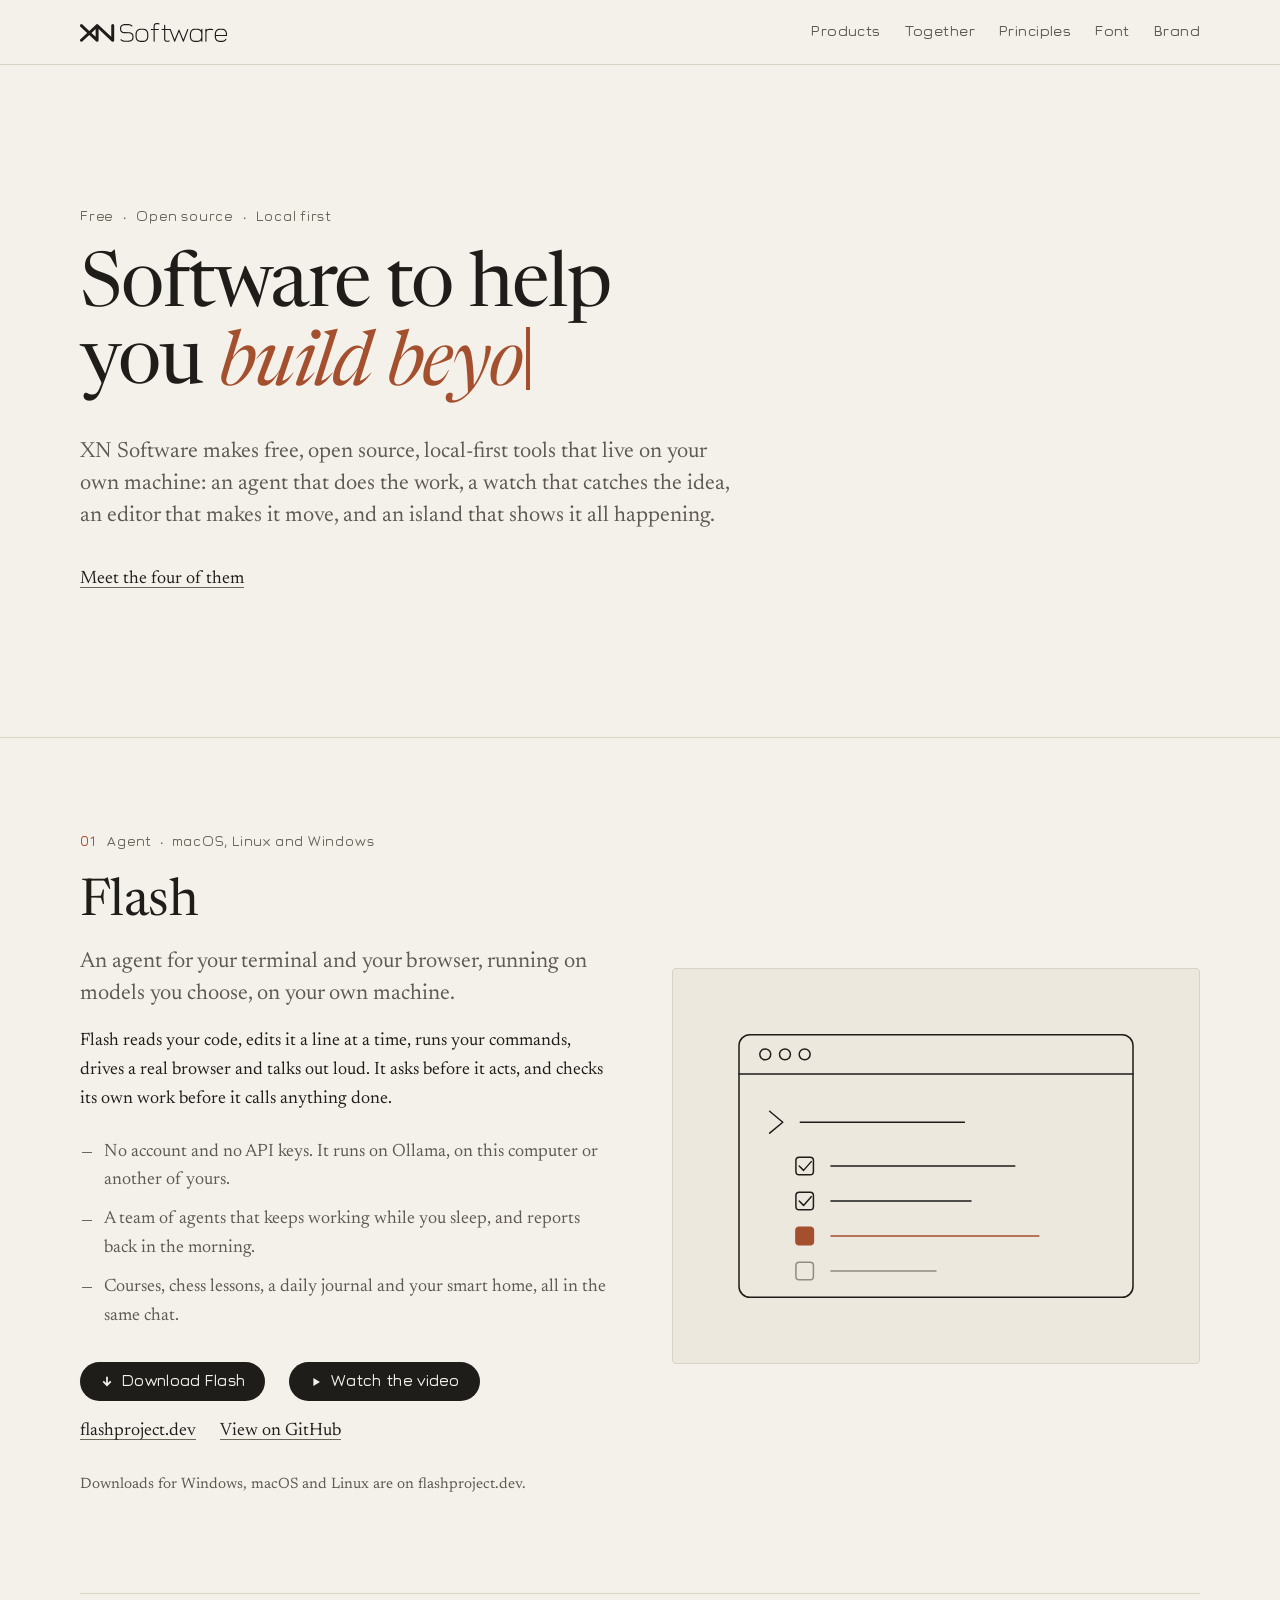
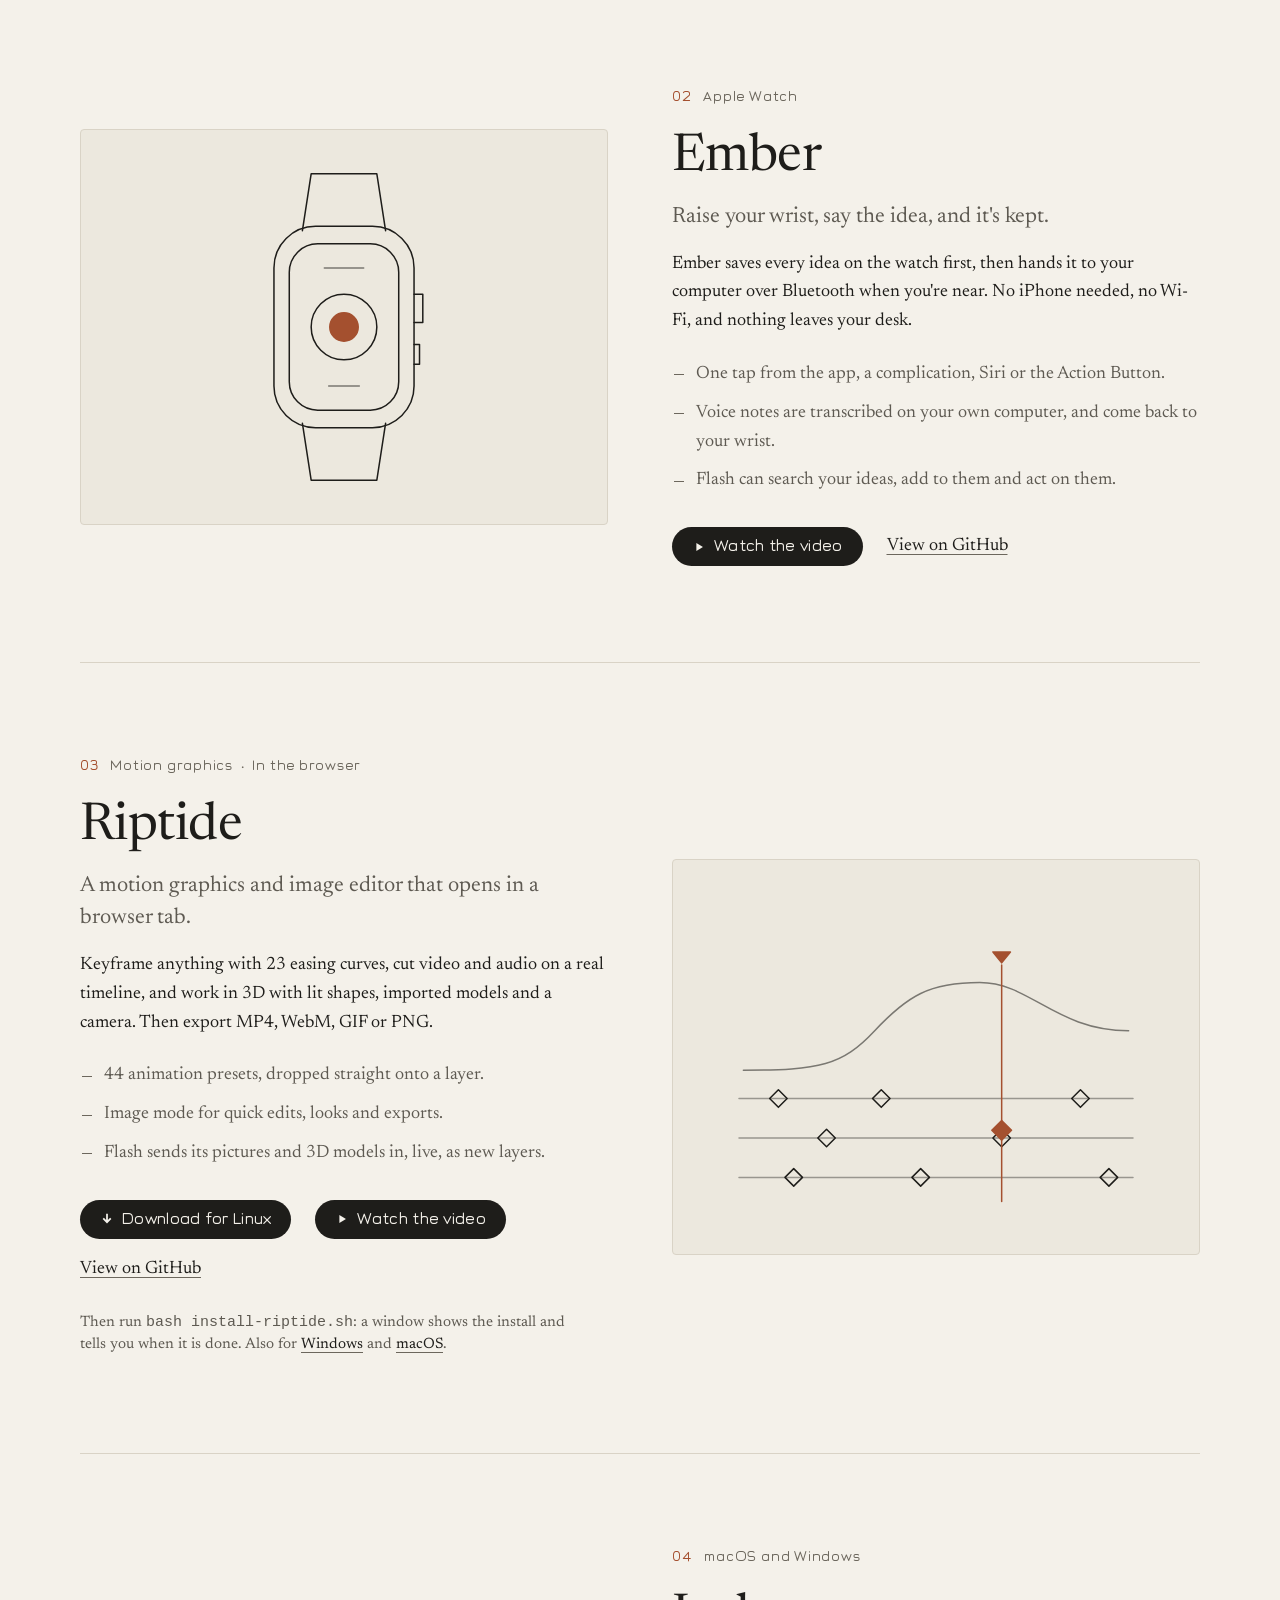
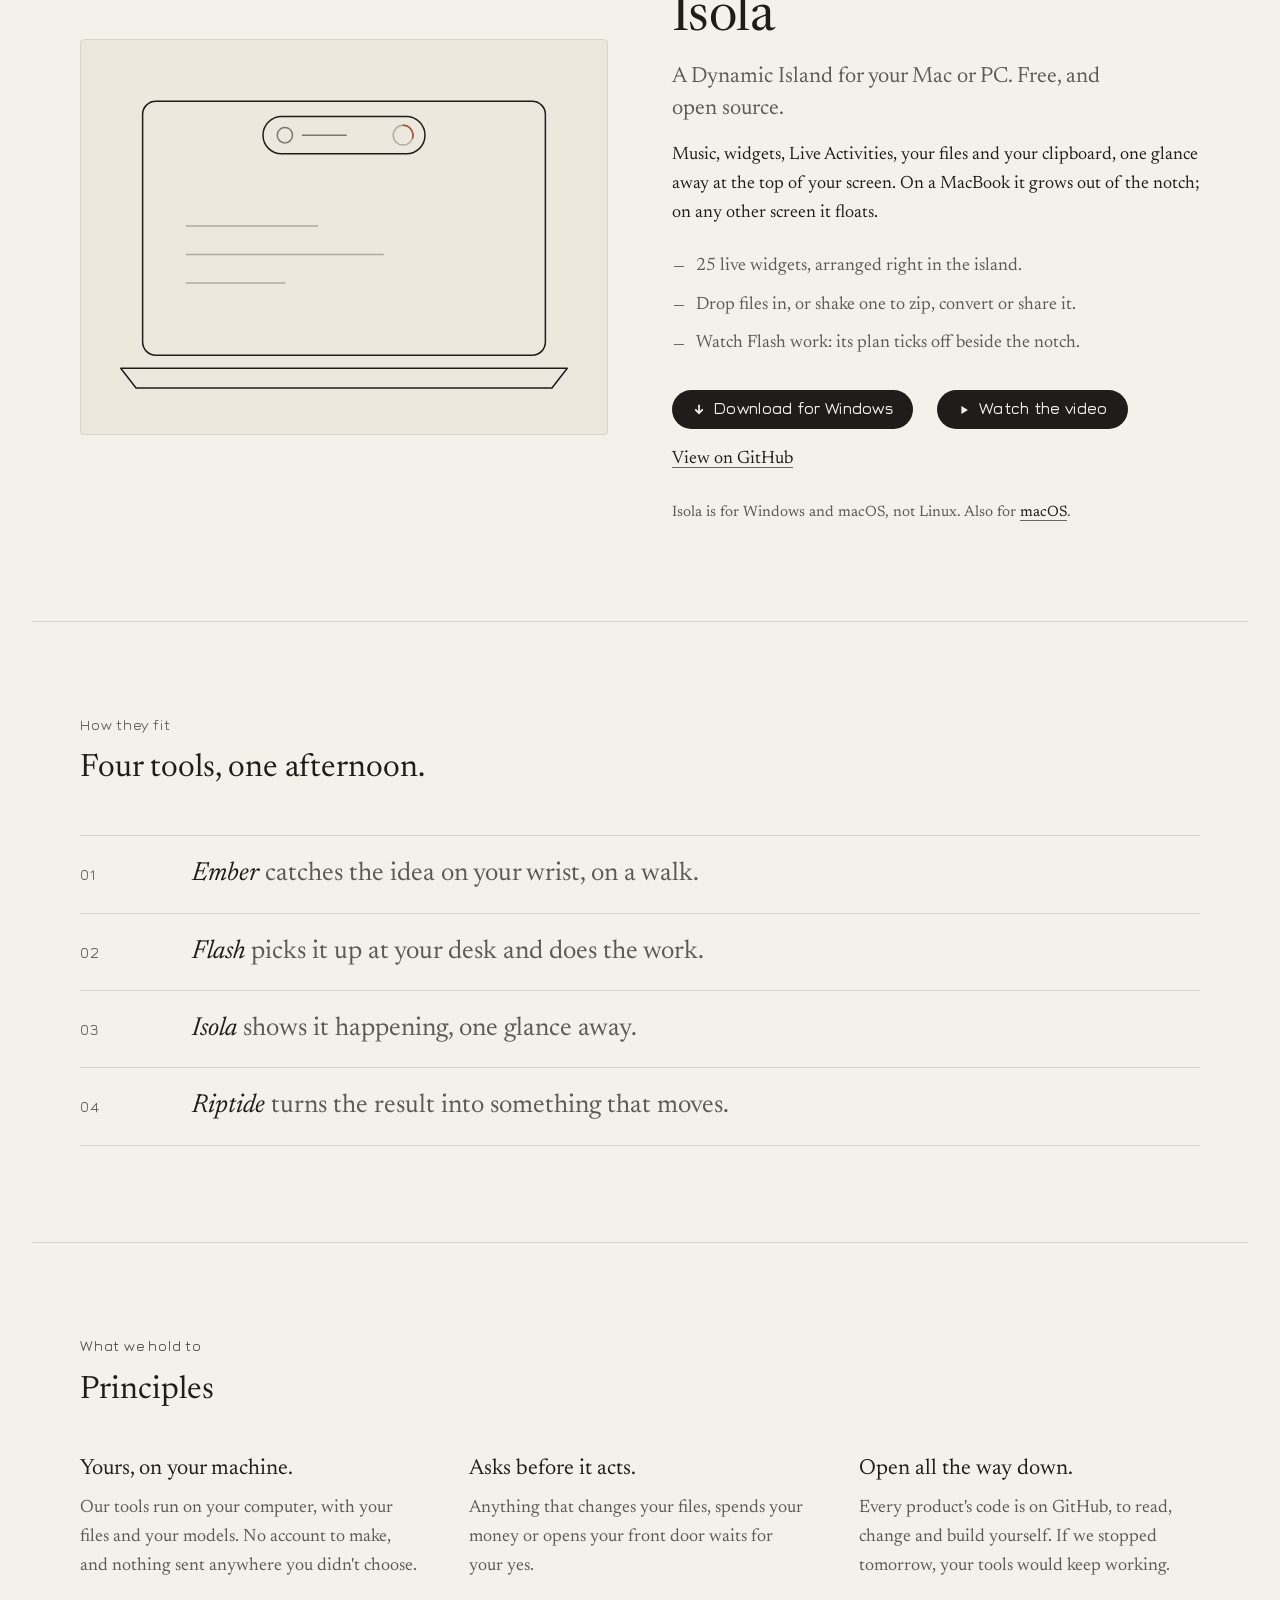
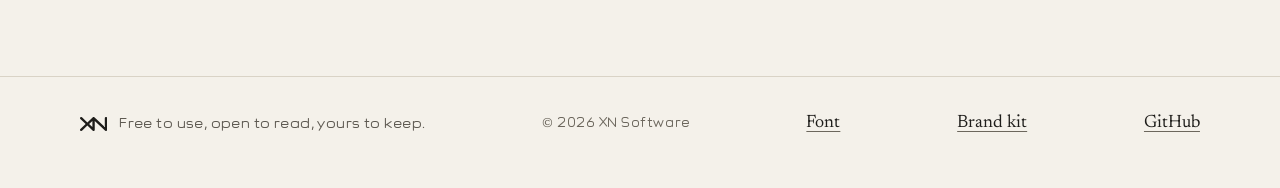
<file: index.html>
<!doctype html>
<html lang="en">
<head>
  <meta charset="utf-8">
  <meta name="viewport" content="width=device-width, initial-scale=1">
  <title>XN Software</title>
  <meta name="description" content="XN Software makes free, open source, local-first software to help you build beyond: Flash, an agent for your terminal; Ember, a watch app for your ideas; Riptide, a motion graphics editor; and Isola, a Dynamic Island for your Mac or PC.">
  <meta name="theme-color" content="#F4F1EA" media="(prefers-color-scheme: light)">
  <meta name="theme-color" content="#1B1A17" media="(prefers-color-scheme: dark)">
  <meta property="og:title" content="XN Software">
  <meta property="og:description" content="Free to use, open to read, yours to keep. Software to help you build beyond.">
  <meta property="og:type" content="website">
  <link rel="icon" href="favicon.ico" sizes="32x32">
  <link rel="icon" href="assets/brand/icon.svg" type="image/svg+xml">
  <link rel="apple-touch-icon" href="assets/brand/apple-touch-icon.png">
  <link rel="preload" href="assets/fonts/newsreader/newsreader.woff2" as="font" type="font/woff2" crossorigin>
  <link rel="preload" href="assets/fonts/xn-one/XNOne-Regular.woff2" as="font" type="font/woff2" crossorigin>
  <link rel="stylesheet" href="styles.css">
</head>
<body>
  <a class="skip" href="#products">Skip to the products</a>

  <header class="top">
    <div class="wrap top-row">
      <a class="brand" href="#" aria-label="XN Software, home">
        <svg class="lockup" viewBox="0 0 5838 754" aria-hidden="true"><path fill-rule="evenodd" d="M2919.8 146.8 2919.8 234.0 2829.0 234.0 2824.5 234.4 2820.2 235.8 2816.2 237.9 2810.7 243.0 2808.3 246.8 2806.8 251.0 2806.0 258.5 2807.7 265.8 2811.7 272.2 2817.5 276.9 2824.5 279.6 2829.0 280.0 2919.8 280.0 2919.9 722.5 2920.6 727.0 2922.2 731.2 2924.6 735.0 2927.6 738.3 2931.3 740.9 2935.4 742.8 2939.8 743.8 2944.3 744.0 2951.6 742.2 2955.6 740.1 2959.1 737.3 2963.4 731.2 2965.0 727.0 2965.8 722.5 2965.8 280.0 3109.7 279.8 3114.0 278.8 3118.2 276.9 3123.9 272.2 3127.9 265.8 3129.6 258.5 3129.5 254.0 3128.4 249.6 3126.6 245.5 3123.9 241.8 3118.2 237.1 3114.0 235.2 3109.7 234.2 2965.8 234.0 2966.1 127.0 2967.7 109.5 2969.3 100.3 2971.5 92.3 2974.0 85.3 2978.6 76.3 2984.1 68.8 2990.5 62.6 2998.0 57.3 3003.8 54.3 3014.1 50.6 3022.3 48.7 3037.3 46.7 3051.0 46.1 3074.7 46.1 3088.3 46.7 3098.8 47.9 3111.5 50.6 3118.6 53.0 3126.7 56.6 3131.0 57.9 3137.0 58.3 3142.9 57.0 3147.0 55.1 3151.7 51.4 3154.5 47.9 3156.6 43.9 3157.9 39.6 3158.2 33.6 3157.5 29.1 3155.8 24.9 3152.4 20.0 3147.9 16.1 3140.1 12.1 3130.3 8.3 3123.6 6.2 3111.6 3.4 3098.6 1.5 3084.6 0.4 3049.8 0.1 3034.1 0.8 3020.4 2.3 3007.9 4.7 2996.3 8.0 2985.5 12.1 2979.3 15.1 2970.6 20.2 2965.0 24.1 2957.4 30.3 2952.6 35.1 2946.2 42.5 2942.1 48.0 2936.9 56.5 2933.8 62.6 2927.4 78.9 2923.1 96.9 2920.6 117.5ZM2036.2 129.9 2042.6 136.5 2047.6 139.6 2054.9 141.6 2062.4 141.1 2069.3 138.3 2074.9 133.3 2078.1 128.3 2080.1 121.0 2080.1 116.5 2079.2 112.1 2077.5 107.9 2075.0 104.2 2062.5 91.5 2050.6 81.9 2042.7 76.5 2027.9 68.1 2011.8 60.7 1994.5 54.6 1976.5 49.6 1956.2 45.5 1934.0 42.4 1921.4 41.2 1895.2 39.6 1859.6 39.0 1830.2 39.1 1812.4 39.3 1784.6 40.6 1771.6 41.7 1749.4 44.4 1728.6 48.1 1718.1 50.6 1700.4 55.7 1683.3 62.1 1667.5 69.7 1659.1 74.5 1645.2 83.9 1633.6 93.7 1622.3 105.5 1616.5 113.0 1607.6 126.9 1601.0 140.6 1597.5 149.9 1592.8 166.9 1589.7 185.7 1588.2 206.9 1588.1 241.9 1588.6 255.0 1590.6 274.5 1592.5 285.0 1596.8 301.0 1600.1 310.3 1606.6 324.3 1615.2 338.2 1621.0 345.8 1632.0 357.8 1643.5 367.7 1651.2 373.4 1665.6 382.3 1680.3 389.5 1689.5 393.4 1707.1 399.4 1725.3 404.1 1736.8 406.5 1962.3 411.6 1986.6 417.5 2001.7 422.6 2008.7 425.5 2021.4 431.7 2027.2 435.1 2037.7 442.3 2042.4 446.1 2050.9 454.3 2058.1 463.2 2061.3 467.9 2066.9 478.1 2069.3 483.6 2073.3 495.7 2076.2 509.7 2077.2 517.8 2078.4 538.0 2078.4 572.1 2077.8 582.6 2075.9 599.2 2074.5 606.4 2070.9 619.1 2068.7 624.9 2063.5 635.4 2057.3 645.0 2049.9 653.8 2041.2 661.9 2036.4 665.7 2025.7 672.8 2019.8 676.1 2006.9 682.3 1999.9 685.1 1984.6 690.1 1976.2 692.4 1958.2 696.2 1937.9 699.2 1914.7 701.4 1886.9 702.7 1869.2 702.9 1818.4 702.8 1789.0 701.7 1765.1 699.8 1744.3 696.9 1725.8 693.2 1709.3 688.7 1694.4 683.4 1681.2 677.5 1675.2 674.2 1664.2 667.2 1654.6 659.6 1643.7 648.7 1639.9 646.2 1635.8 644.5 1631.3 643.6 1623.9 644.1 1619.6 645.6 1615.7 647.9 1612.3 650.8 1609.6 654.4 1607.6 658.5 1606.4 662.8 1606.1 667.3 1606.7 671.8 1609.6 678.7 1617.3 687.5 1624.5 694.3 1638.0 705.0 1651.9 713.9 1660.8 718.7 1676.8 725.9 1686.7 729.7 1704.8 735.3 1715.7 738.1 1736.4 742.2 1747.8 744.0 1760.4 745.5 1786.0 747.6 1817.7 748.8 1887.8 748.6 1904.0 748.1 1930.7 746.3 1955.5 743.3 1966.7 741.4 1987.0 737.1 1997.7 734.2 2015.6 728.3 2033.8 720.6 2048.8 712.6 2056.3 707.9 2071.2 696.8 2082.7 686.0 2088.4 679.7 2098.7 666.1 2107.2 651.1 2114.1 634.8 2117.2 624.9 2121.3 606.3 2123.7 586.4 2124.3 573.2 2124.4 537.3 2123.0 513.5 2121.6 502.1 2117.9 484.4 2112.3 467.2 2108.2 457.9 2100.6 444.0 2095.1 435.7 2085.2 423.6 2072.9 411.7 2065.2 405.4 2051.8 396.2 2043.1 391.1 2027.5 383.5 2017.9 379.5 1999.4 373.3 1980.2 368.3 1968.2 365.9 1742.7 360.8 1727.6 357.4 1712.7 352.9 1699.3 347.6 1693.2 344.8 1682.0 338.6 1676.9 335.3 1667.8 328.2 1663.7 324.4 1656.3 316.4 1650.1 307.6 1647.4 303.0 1642.7 292.8 1638.9 281.4 1637.4 275.0 1635.2 260.5 1634.1 241.3 1634.0 222.8 1634.2 208.8 1635.4 190.5 1636.5 183.0 1639.4 170.0 1641.2 164.2 1645.5 153.7 1650.8 144.2 1657.2 135.6 1664.7 127.6 1673.4 120.3 1683.3 113.6 1694.7 107.5 1707.5 102.0 1714.5 99.5 1729.7 95.1 1746.7 91.4 1765.7 88.6 1787.5 86.5 1813.8 85.3 1859.3 85.0 1893.2 85.6 1917.8 87.0 1938.7 89.3 1957.1 92.4 1973.5 96.3 1988.2 101.0 2001.3 106.3 2013.0 112.3 2023.2 118.9 2027.9 122.4ZM738.0 239.3 1261.5 730.5 1270.9 736.9 1281.4 741.3 1288.8 743.1 1296.4 743.9 1307.8 743.3 1318.9 740.5 1329.2 735.7 1338.4 728.9 1346.1 720.5 1352.0 710.8 1354.9 703.7 1357.5 692.6 1358.0 685.0 1357.8 99.1 1356.0 87.7 1351.9 76.9 1345.8 67.1 1340.7 61.3 1331.7 53.9 1321.5 48.5 1310.5 45.1 1299.0 44.0 1291.3 44.5 1280.0 47.1 1269.5 51.9 1260.1 58.6 1252.2 67.1 1246.1 76.9 1242.0 87.7 1240.5 95.3 1240.0 103.0 1240.0 548.7 719.3 59.9 710.3 53.0 700.1 47.9 692.8 45.7 685.3 44.3 677.7 44.0 670.1 44.7 662.7 46.3 655.5 48.9 648.8 52.3 642.5 56.6 369.0 313.1 96.5 57.4 86.8 51.0 79.8 47.8 72.4 45.6 64.8 44.3 53.3 44.3 45.6 45.5 38.2 47.8 31.2 50.9 21.6 57.3 16.0 62.6 11.1 68.6 5.3 78.6 1.5 89.5 0.0 101.0 0.2 108.7 1.5 116.3 5.2 127.3 11.0 137.3 18.6 146.0 282.8 394.0 18.6 642.0 13.3 647.6 6.9 657.2 3.7 664.3 1.5 671.7 0.0 683.1 0.3 690.8 2.5 702.2 5.3 709.4 8.9 716.2 16.0 725.4 24.7 733.0 34.7 738.8 45.6 742.5 57.1 744.0 68.6 743.2 76.2 741.4 83.4 738.7 93.4 732.9 99.4 728.0 369.0 474.9 643.1 731.8 651.1 737.0 660.0 740.9 669.3 743.2 677.0 744.0 684.7 743.7 694.2 742.0 703.3 738.8 711.7 734.1 717.9 729.4 722.0 725.4 725.8 720.9 730.1 714.5 732.7 709.4 735.4 702.2 737.2 694.7 737.8 688.9ZM620.0 548.7 455.2 394.0 620.0 239.3ZM3582.1 234.0 3383.8 234.0 3383.6 91.0 3382.6 86.6 3380.7 82.5 3376.0 76.7 3372.3 74.1 3368.2 72.2 3363.8 71.2 3359.3 71.0 3352.0 72.8 3345.6 76.7 3342.6 80.0 3340.2 83.8 3338.0 91.0 3337.8 234.0 3254.0 234.2 3248.2 235.8 3243.0 238.8 3238.7 243.0 3235.7 248.2 3234.4 252.5 3234.0 257.0 3234.4 261.5 3235.7 265.8 3238.7 271.0 3241.8 274.3 3245.5 276.9 3249.6 278.8 3257.0 280.0 3337.8 280.0 3337.8 611.0 3338.6 639.0 3339.9 651.3 3342.0 663.1 3344.9 674.1 3348.6 684.4 3353.1 694.0 3358.6 703.0 3364.9 711.3 3372.0 718.8 3380.0 725.4 3388.7 731.3 3398.1 736.2 3409.3 740.6 3420.1 743.6 3431.6 745.8 3444.4 747.2 3458.8 747.9 3482.2 747.9 3497.3 747.2 3510.0 745.8 3522.5 743.4 3537.5 738.7 3548.6 733.7 3554.4 729.0 3558.4 722.7 3559.8 718.4 3560.3 713.9 3559.9 709.4 3558.6 705.1 3556.5 701.1 3553.7 697.6 3548.9 693.9 3544.8 692.0 3539.0 690.7 3533.0 691.1 3528.6 692.4 3521.2 695.7 3514.9 697.8 3503.5 700.3 3494.0 701.4 3481.6 701.9 3460.0 701.9 3447.6 701.4 3438.1 700.3 3430.2 698.8 3420.4 695.7 3414.9 693.2 3407.8 688.8 3401.9 683.6 3398.4 679.6 3393.8 672.6 3391.2 667.1 3387.9 657.3 3386.2 649.6 3384.4 635.2 3383.9 622.3 3383.8 280.0 3564.7 280.0 3733.3 729.1 3736.1 734.3 3740.2 738.7 3743.9 741.2 3749.4 743.3 3753.9 744.0 3759.8 743.5 3765.4 741.4 3769.2 739.0 3773.3 734.8 3775.6 730.9 3929.1 348.7 4082.6 730.9 4085.8 735.9 4090.2 739.9 4095.5 742.6 4099.9 743.7 4105.8 743.9 4111.6 742.5 4115.6 740.5 4120.2 736.7 4122.9 733.1 4124.9 729.1 4299.1 265.1 4300.5 257.7 4299.9 251.8 4297.1 244.8 4293.3 240.2 4288.4 236.7 4284.2 235.0 4278.3 234.0 4272.3 234.6 4268.0 236.1 4262.9 239.2 4258.8 243.6 4256.6 247.5 4102.6 657.5 3949.8 277.0 3946.5 272.0 3942.0 267.9 3939.4 266.4 3935.1 264.8 3929.1 264.0 3923.1 264.8 3917.5 267.1 3912.7 270.9 3909.9 274.4 3908.4 277.0 3755.6 657.5 3602.2 248.9 3598.6 242.6 3594.3 238.5 3587.9 235.2ZM5019.9 722.5 5020.1 386.3 5021.0 369.2 5023.7 350.3 5026.5 340.0 5031.8 326.7 5036.2 319.1 5044.1 309.0 5053.6 300.4 5061.0 295.3 5073.9 288.6 5083.9 284.9 5095.2 281.7 5107.9 279.2 5122.7 277.4 5140.5 276.3 5171.4 276.0 5196.5 276.5 5213.7 277.7 5228.1 279.6 5240.6 282.2 5261.6 288.5 5266.1 288.8 5272.0 287.7 5277.4 285.2 5283.0 280.2 5286.7 273.7 5288.0 267.8 5287.4 260.3 5285.2 254.7 5280.6 248.9 5275.7 245.4 5266.0 241.7 5251.2 237.4 5235.4 234.2 5218.0 231.9 5198.2 230.5 5171.3 230.0 5139.1 230.4 5118.8 231.6 5101.1 233.8 5092.1 235.4 5077.5 238.8 5063.1 243.4 5049.8 249.1 5037.4 255.8 5030.5 260.2 5020.0 268.4 5019.9 252.5 5018.7 246.6 5016.9 242.5 5014.3 238.8 5008.5 234.1 5004.4 232.2 5000.0 231.2 4995.5 231.0 4991.0 231.8 4986.8 233.4 4983.0 235.8 4979.7 238.8 4977.1 242.5 4974.8 248.0 4974.0 254.0 4974.0 722.5 4975.7 729.8 4977.8 733.8 4980.7 737.3 4984.2 740.1 4988.2 742.2 4992.5 743.6 4997.0 744.0 5001.5 743.6 5005.8 742.2 5009.7 740.1 5013.2 737.3 5017.6 731.2 5019.2 727.0ZM5347.0 494.1 5347.6 531.3 5349.5 558.7 5351.1 572.0 5352.9 583.9 5357.4 605.1 5360.5 616.4 5367.0 635.0 5371.4 645.2 5379.8 661.6 5391.0 678.6 5402.1 692.2 5409.6 699.8 5422.7 711.3 5430.3 716.9 5447.6 727.5 5464.1 735.3 5474.6 739.3 5493.4 745.0 5504.0 747.4 5527.7 751.2 5553.1 753.3 5569.3 753.8 5615.2 753.8 5630.7 753.3 5657.7 751.1 5679.6 747.6 5691.1 745.0 5701.3 742.2 5719.3 735.8 5738.0 726.9 5746.3 722.1 5760.8 712.0 5775.9 698.9 5782.4 692.2 5793.6 678.6 5799.7 669.8 5806.1 658.6 5807.5 651.2 5806.9 645.3 5804.1 638.3 5800.2 633.7 5794.0 629.6 5788.2 627.8 5780.8 627.8 5773.7 630.3 5769.9 632.8 5766.7 636.0 5756.9 650.9 5748.1 661.5 5738.4 671.0 5727.6 679.4 5715.6 686.7 5702.3 693.0 5687.5 698.3 5670.9 702.4 5651.8 705.5 5628.8 707.4 5614.6 707.8 5570.0 707.8 5555.7 707.4 5532.8 705.5 5513.7 702.4 5497.0 698.3 5489.4 695.8 5475.4 690.0 5462.8 683.2 5451.4 675.3 5441.2 666.4 5431.9 656.3 5423.7 645.1 5419.9 638.9 5413.0 625.6 5407.0 610.8 5402.1 594.2 5400.0 585.2 5396.6 565.4 5395.3 554.4 5394.3 542.4 5393.3 518.0 5814.6 518.0 5822.0 516.8 5828.6 513.2 5832.8 509.0 5835.8 503.8 5837.5 496.5 5837.4 463.5 5836.1 432.0 5833.5 406.0 5831.6 394.1 5827.1 372.9 5821.1 352.6 5813.2 332.8 5804.1 315.4 5799.0 307.2 5788.5 292.9 5775.0 278.2 5760.8 265.9 5746.3 255.9 5738.0 251.1 5720.4 242.7 5700.2 235.5 5679.6 230.4 5656.8 226.8 5630.7 224.7 5592.1 224.0 5553.1 224.7 5526.9 226.9 5505.0 230.4 5493.4 233.0 5474.6 238.7 5456.2 246.2 5439.3 255.3 5423.7 265.9 5415.5 272.7 5402.1 285.8 5390.2 300.4 5379.8 316.4 5370.9 333.8 5363.4 352.6 5357.4 372.9 5352.9 394.1 5349.6 418.6 5348.4 432.7 5347.1 463.5ZM5393.1 472.0 5393.6 448.9 5395.3 423.6 5396.6 412.6 5400.0 392.8 5404.4 375.3 5409.9 359.6 5416.3 345.5 5423.7 332.9 5431.9 321.7 5441.2 311.6 5451.4 302.7 5462.8 294.8 5475.4 288.0 5489.4 282.2 5505.1 277.5 5522.9 273.9 5543.6 271.4 5570.0 270.2 5614.6 270.2 5640.9 271.4 5661.7 273.9 5679.4 277.5 5695.1 282.2 5709.1 288.0 5721.7 294.8 5727.6 298.6 5738.4 307.0 5748.1 316.5 5752.6 321.7 5760.9 332.9 5768.2 345.5 5771.6 352.4 5777.5 367.2 5782.4 383.8 5786.4 402.3 5789.2 423.6 5790.2 435.6 5791.5 472.0ZM2712.6 489.0 2712.4 463.5 2711.0 431.9 2708.4 406.7 2704.3 383.5 2698.7 362.3 2695.0 351.3 2687.0 332.4 2677.5 315.0 2666.5 299.0 2654.0 284.5 2639.9 271.6 2624.5 260.2 2607.6 250.3 2589.4 242.1 2569.6 235.5 2548.1 230.4 2524.5 226.8 2497.4 224.7 2481.2 224.2 2433.3 224.2 2403.0 225.6 2377.9 228.4 2355.5 232.7 2334.9 238.6 2314.8 246.5 2297.2 255.7 2289.0 260.9 2274.6 271.6 2267.4 277.9 2259.7 285.5 2248.0 299.0 2242.3 306.8 2232.1 323.5 2222.9 342.7 2216.2 361.3 2213.1 371.7 2208.2 393.9 2204.6 419.2 2202.6 447.3 2202.1 464.0 2202.1 514.0 2203.5 546.1 2206.3 572.1 2210.5 595.4 2216.2 616.7 2219.6 626.7 2227.0 644.6 2237.0 663.0 2242.3 671.2 2253.3 685.4 2260.6 693.5 2267.4 700.1 2282.1 712.3 2297.2 722.3 2305.8 727.1 2324.1 735.5 2345.0 742.5 2366.4 747.6 2389.2 751.1 2402.2 752.4 2433.3 753.8 2481.2 753.8 2497.4 753.3 2512.3 752.4 2536.6 749.6 2560.1 745.0 2570.6 742.2 2589.4 735.9 2599.7 731.5 2616.2 722.9 2633.4 711.6 2640.9 705.6 2654.0 693.5 2661.2 685.4 2672.2 671.2 2683.0 653.5 2691.2 636.3 2695.3 625.7 2701.4 606.3 2704.1 595.4 2708.4 571.3 2711.0 546.1 2711.9 531.3ZM2666.4 464.6 2666.4 513.4 2665.9 529.0 2664.1 554.3 2662.8 565.3 2659.2 585.0 2654.6 602.5 2648.9 618.1 2642.3 632.1 2634.6 644.7 2625.9 656.0 2616.2 666.1 2605.5 675.0 2593.5 683.0 2580.2 689.8 2565.4 695.7 2548.8 700.4 2530.1 704.1 2508.3 706.6 2480.6 707.8 2433.9 707.8 2406.3 706.6 2384.4 704.1 2374.8 702.4 2357.2 698.2 2341.5 692.9 2327.5 686.5 2314.9 679.1 2309.1 675.0 2298.3 666.1 2288.6 656.0 2284.1 650.5 2276.0 638.5 2268.8 625.3 2262.6 610.5 2257.5 594.0 2255.3 585.0 2251.8 565.3 2249.4 542.4 2248.1 513.4 2248.1 464.6 2249.4 435.6 2251.8 412.7 2253.4 402.5 2257.5 384.0 2262.6 367.5 2268.8 352.7 2276.0 339.5 2279.9 333.3 2288.6 322.0 2298.3 311.9 2303.6 307.3 2314.9 298.9 2327.5 291.5 2334.4 288.2 2349.1 282.3 2365.7 277.6 2374.8 275.6 2394.9 272.5 2406.3 271.4 2433.9 270.2 2480.6 270.2 2495.6 270.6 2519.7 272.5 2530.1 273.9 2548.8 277.6 2557.4 279.8 2573.0 285.1 2580.2 288.2 2593.5 295.0 2599.6 298.9 2611.0 307.3 2616.2 311.9 2625.9 322.0 2634.6 333.3 2638.6 339.5 2645.7 352.7 2648.9 359.9 2654.6 375.5 2657.1 384.0 2661.1 402.5 2664.1 423.7 2665.2 435.6ZM4812.6 680.0 4812.6 722.5 4813.8 728.4 4815.7 732.5 4818.3 736.2 4821.6 739.2 4825.4 741.6 4829.6 743.2 4834.1 744.0 4838.6 743.8 4843.0 742.8 4847.1 740.9 4851.8 737.3 4855.5 732.5 4857.8 727.0 4858.6 721.0 4858.6 254.0 4858.1 249.5 4856.8 245.2 4854.7 241.2 4851.8 237.7 4848.3 234.9 4843.0 232.2 4838.6 231.2 4834.1 231.0 4829.6 231.8 4824.1 234.1 4819.3 237.7 4816.4 241.2 4813.8 246.6 4812.6 252.5 4812.6 298.0 4802.1 285.6 4795.5 278.9 4781.1 266.6 4765.3 255.8 4747.0 246.1 4729.4 239.0 4719.4 235.8 4698.3 230.6 4674.1 226.8 4648.3 224.7 4608.4 224.0 4568.3 224.7 4541.5 226.9 4529.6 228.5 4508.4 232.7 4487.2 239.0 4477.6 242.6 4460.8 250.4 4451.2 255.8 4436.4 265.8 4421.1 278.9 4408.2 292.7 4397.4 307.0 4392.2 315.2 4383.0 332.6 4374.8 352.4 4368.9 371.8 4366.3 382.7 4362.2 405.9 4359.4 432.7 4358.1 464.1 4358.1 513.9 4359.5 546.0 4362.2 572.1 4364.1 584.0 4368.6 605.2 4371.8 616.6 4378.5 635.2 4387.4 654.3 4392.2 662.8 4402.3 677.8 4415.3 693.3 4428.1 705.4 4436.4 712.2 4451.2 722.2 4459.7 727.0 4478.7 735.8 4497.1 742.2 4507.4 745.0 4519.2 747.6 4541.5 751.1 4568.3 753.3 4608.1 754.0 4647.6 753.3 4674.1 751.2 4698.3 747.4 4719.4 742.2 4729.4 739.0 4747.0 731.9 4765.3 722.2 4781.1 711.4 4795.5 699.1 4802.1 692.4ZM4812.4 464.6 4812.4 513.4 4812.0 529.1 4810.2 554.4 4808.9 565.4 4805.4 585.1 4800.9 602.6 4795.3 618.2 4788.8 632.3 4781.2 644.9 4772.8 656.1 4763.3 666.2 4752.8 675.2 4741.1 683.1 4728.2 689.9 4713.8 695.7 4697.6 700.5 4679.4 704.1 4658.1 706.6 4631.1 707.8 4585.4 707.8 4558.4 706.6 4537.2 704.1 4527.7 702.4 4510.6 698.2 4495.4 693.0 4481.7 686.6 4469.4 679.3 4463.8 675.2 4453.2 666.2 4443.8 656.1 4439.4 650.7 4431.4 638.7 4424.4 625.4 4418.3 610.6 4413.3 594.1 4411.2 585.1 4407.7 565.4 4405.3 542.4 4404.1 513.4 4404.1 464.6 4405.3 435.6 4407.7 412.6 4409.3 402.4 4413.3 383.9 4418.3 367.4 4424.4 352.6 4431.4 339.3 4435.3 333.1 4443.8 321.9 4448.4 316.7 4458.4 307.2 4469.4 298.7 4481.7 291.4 4488.4 288.1 4502.8 282.3 4518.9 277.5 4527.7 275.6 4547.3 272.5 4558.4 271.4 4585.4 270.2 4631.1 270.2 4645.7 270.6 4669.2 272.5 4679.4 273.9 4697.6 277.5 4705.9 279.8 4721.2 285.0 4728.2 288.1 4741.1 294.9 4747.1 298.7 4758.2 307.2 4768.2 316.7 4772.8 321.9 4781.2 333.1 4785.1 339.3 4792.1 352.6 4795.3 359.8 4800.9 375.4 4803.3 383.9 4807.3 402.4 4810.2 423.6 4811.2 435.6Z"/></svg>
      </a>
      <nav aria-label="Sections">
        <a href="#products">Products</a>
        <a href="#together">Together</a>
        <a href="#principles">Principles</a>
        <a href="font/">Font</a>
        <a href="brand/">Brand</a>
      </nav>
    </div>
  </header>

  <main>
    <section class="hero wrap" aria-labelledby="hero-title">
      <p class="label">Free <span class="dot" aria-hidden="true">·</span> Open source <span class="dot" aria-hidden="true">·</span> Local first</p>
      <h1 id="hero-title">Software to help you <em>build beyond</em>.</h1>
      <p class="lead">XN Software makes free, open source, local-first tools that live on your own machine: an agent that does the work, a watch that catches the idea, an editor that makes it move, and an island that shows it all happening.</p>
      <p class="hero-links"><a class="quiet" href="#products">Meet the four of them</a></p>
    </section>

    <section id="products" class="products" aria-label="Products">

      <article class="product wrap" id="flash" aria-labelledby="flash-title">
        <div class="words">
          <p class="label"><span class="num">01</span> Agent <span class="dot" aria-hidden="true">·</span> macOS, Linux and Windows</p>
          <h2 id="flash-title">Flash</h2>
          <p class="lead">An agent for your terminal and your browser, running on models you choose, on your own machine.</p>
          <p>Flash reads your code, edits it a line at a time, runs your commands, drives a real browser and talks out loud. It asks before it acts, and checks its own work before it calls anything done.</p>
          <ul>
            <li>No account and no API keys. It runs on Ollama, on this computer or another of yours.</li>
            <li>A team of agents that keeps working while you sleep, and reports back in the morning.</li>
            <li>Courses, chess lessons, a daily journal and your smart home, all in the same chat.</li>
          </ul>
          <div class="actions">
            <a class="btn" href="https://flashproject.dev/#download">
              <svg viewBox="0 0 16 16" aria-hidden="true"><path d="M7 2h2v7.2l2.6-2.6 1.4 1.4L8 13 3 8l1.4-1.4L7 9.2z"/></svg><span>Download Flash</span></a>
            <a class="btn" href="https://www.youtube.com/watch?v=padyQR3tPUs&amp;t=7s" data-video="padyQR3tPUs" data-start="7" data-title="Flash">
              <svg viewBox="0 0 16 16" aria-hidden="true"><path d="M5 3.5v9l7.5-4.5z"/></svg>Watch the video</a>
            <a class="quiet" href="https://flashproject.dev">flashproject.dev</a>
            <a class="quiet" href="https://github.com/Natuworkguy/Flash">View on GitHub</a>
          </div>
          <p class="get">Downloads for Windows, macOS and Linux are on flashproject.dev.</p>
        </div>
        <figure class="plate">
          <svg viewBox="0 0 480 360" role="img" aria-labelledby="flash-art">
            <title id="flash-art">A terminal window where Flash works through a four-step plan, two steps ticked off and the third in progress.</title>
            <rect x="60" y="60" width="360" height="240" rx="10"/>
            <path d="M60 96h360"/>
            <circle cx="84" cy="78" r="5"/><circle cx="102" cy="78" r="5"/><circle cx="120" cy="78" r="5"/>
            <path d="M88 130l12 10-12 10"/>
            <path d="M116 140h150"/>
            <rect x="112" y="172" width="16" height="16" rx="3"/><path d="M115 180l4 4 7-8"/><path d="M144 180h168"/>
            <rect x="112" y="204" width="16" height="16" rx="3"/><path d="M115 212l4 4 7-8"/><path d="M144 212h128"/>
            <rect class="accent-fill" x="112" y="236" width="16" height="16" rx="3"/><path class="accent-line" d="M144 244h190"/>
            <rect x="112" y="268" width="16" height="16" rx="3" opacity=".45"/><path d="M144 276h96" opacity=".45"/>
          </svg>
        </figure>
      </article>

      <article class="product wrap flip" id="ember" aria-labelledby="ember-title">
        <div class="words">
          <p class="label"><span class="num">02</span> Apple Watch</p>
          <h2 id="ember-title">Ember</h2>
          <p class="lead">Raise your wrist, say the idea, and it's kept.</p>
          <p>Ember saves every idea on the watch first, then hands it to your computer over Bluetooth when you're near. No iPhone needed, no Wi-Fi, and nothing leaves your desk.</p>
          <ul>
            <li>One tap from the app, a complication, Siri or the Action Button.</li>
            <li>Voice notes are transcribed on your own computer, and come back to your wrist.</li>
            <li>Flash can search your ideas, add to them and act on them.</li>
          </ul>
          <div class="actions">
            <a class="btn" href="https://www.youtube.com/watch?v=sHft5JZi6ko" data-video="sHft5JZi6ko" data-title="Ember">
              <svg viewBox="0 0 16 16" aria-hidden="true"><path d="M5 3.5v9l7.5-4.5z"/></svg>Watch the video</a>
            <a class="quiet" href="https://github.com/Natuworkguy/Ember">View on GitHub</a>
          </div>
        </div>
        <figure class="plate">
          <svg viewBox="0 0 480 360" role="img" aria-labelledby="ember-art">
            <title id="ember-art">An Apple Watch showing Ember's single record button.</title>
            <path d="M202 92l8-52h60l8 52"/>
            <path d="M202 268l8 52h60l8-52"/>
            <rect x="176" y="88" width="128" height="184" rx="38"/>
            <rect x="190" y="104" width="100" height="152" rx="26"/>
            <path d="M304 150h8v26h-8"/>
            <path d="M304 196h5v18h-5"/>
            <circle cx="240" cy="180" r="30"/>
            <circle class="accent-fill" cx="240" cy="180" r="13"/>
            <path d="M222 126h36" opacity=".55"/>
            <path d="M226 234h28" opacity=".55"/>
          </svg>
        </figure>
      </article>

      <article class="product wrap" id="riptide" aria-labelledby="riptide-title">
        <div class="words">
          <p class="label"><span class="num">03</span> Motion graphics <span class="dot" aria-hidden="true">·</span> In the browser</p>
          <h2 id="riptide-title">Riptide</h2>
          <p class="lead">A motion graphics and image editor that opens in a browser tab.</p>
          <p>Keyframe anything with 23 easing curves, cut video and audio on a real timeline, and work in 3D with lit shapes, imported models and a camera. Then export MP4, WebM, GIF or PNG.</p>
          <ul>
            <li>44 animation presets, dropped straight onto a layer.</li>
            <li>Image mode for quick edits, looks and exports.</li>
            <li>Flash sends its pictures and 3D models in, live, as new layers.</li>
          </ul>
          <div class="actions">
            <a class="btn" href="assets/downloads/riptide-setup.exe" download data-get="riptide">
              <svg viewBox="0 0 16 16" aria-hidden="true"><path d="M7 2h2v7.2l2.6-2.6 1.4 1.4L8 13 3 8l1.4-1.4L7 9.2z"/></svg><span>Download for Windows</span></a>
            <a class="btn" href="https://www.youtube.com/shorts/_w8lB1gKbkw" data-video="_w8lB1gKbkw" data-shape="tall" data-title="Riptide">
              <svg viewBox="0 0 16 16" aria-hidden="true"><path d="M5 3.5v9l7.5-4.5z"/></svg>Watch the video</a>
            <a class="quiet" href="https://github.com/Natuworkguy/Riptide">View on GitHub</a>
          </div>
          <p class="get" data-get-note="riptide">Also for <a class="quiet" href="assets/downloads/install-riptide-macos.zip" download>macOS</a> and <a class="quiet" href="assets/downloads/install-riptide.sh" download>Linux</a>.</p>
        </div>
        <figure class="plate">
          <svg viewBox="0 0 480 360" role="img" aria-labelledby="riptide-art">
            <title id="riptide-art">A timeline with three tracks of keyframes under an easing curve, and the playhead on one highlighted keyframe.</title>
            <path d="M64 192c70 0 90-4 120-36s50-44 96-44 70 44 136 44" opacity=".55"/>
            <path d="M60 218h360M60 254h360M60 290h360" opacity=".4"/>
            <path d="M96 210l8 8-8 8-8-8z"/><path d="M190 210l8 8-8 8-8-8z"/><path d="M372 210l8 8-8 8-8-8z"/>
            <path d="M140 246l8 8-8 8-8-8z"/><path d="M300 246l8 8-8 8-8-8z"/>
            <path d="M110 282l8 8-8 8-8-8z"/><path d="M226 282l8 8-8 8-8-8z"/><path d="M398 282l8 8-8 8-8-8z"/>
            <path class="accent-line" d="M300 96v216"/>
            <path class="accent-fill" d="M300 238l9 9-9 9-9-9z"/>
            <path class="accent-fill" d="M292 84h16l-8 10z"/>
          </svg>
        </figure>
      </article>

      <article class="product wrap flip" id="isola" aria-labelledby="isola-title">
        <div class="words">
          <p class="label"><span class="num">04</span> macOS and Windows</p>
          <h2 id="isola-title">Isola</h2>
          <p class="lead">A Dynamic Island for your Mac or PC. Free, and open source.</p>
          <p>Music, widgets, Live Activities, your files and your clipboard, one glance away at the top of your screen. On a MacBook it grows out of the notch; on any other screen it floats.</p>
          <ul>
            <li>25 live widgets, arranged right in the island.</li>
            <li>Drop files in, or shake one to zip, convert or share it.</li>
            <li>Watch Flash work: its plan ticks off beside the notch.</li>
          </ul>
          <div class="actions">
            <a class="btn" href="assets/downloads/isola-setup.exe" download data-get="isola" data-os="windows macos">
              <svg viewBox="0 0 16 16" aria-hidden="true"><path d="M7 2h2v7.2l2.6-2.6 1.4 1.4L8 13 3 8l1.4-1.4L7 9.2z"/></svg><span>Download for Windows</span></a>
            <a class="btn" href="https://www.youtube.com/watch?v=arPCowm-AFM" data-video="arPCowm-AFM" data-title="Isola">
              <svg viewBox="0 0 16 16" aria-hidden="true"><path d="M5 3.5v9l7.5-4.5z"/></svg>Watch the video</a>
            <a class="quiet" href="https://github.com/Natuworkguy/Isola">View on GitHub</a>
          </div>
          <p class="get" data-get-note="isola">Also for <a class="quiet" href="assets/downloads/install-isola-macos.zip" download>macOS</a>.</p>
        </div>
        <figure class="plate">
          <svg viewBox="0 0 480 360" role="img" aria-labelledby="isola-art">
            <title id="isola-art">A laptop screen with the island at the top, showing a live activity with a progress ring.</title>
            <rect x="56" y="56" width="368" height="232" rx="12"/>
            <path d="M36 300h408l-14 18H50z"/>
            <rect x="166" y="70" width="148" height="34" rx="17"/>
            <circle cx="186" cy="87" r="7" opacity=".55"/>
            <path d="M202 87h40" opacity=".55"/>
            <circle cx="294" cy="87" r="9" opacity=".3"/>
            <path class="accent-line" d="M294 78a9 9 0 0 1 8.6 11.7"/>
            <path d="M96 170h120M96 196h180M96 222h90" opacity=".3"/>
          </svg>
        </figure>
      </article>
    </section>

    <section id="together" class="together wrap" aria-labelledby="together-title">
      <p class="label">How they fit</p>
      <h2 id="together-title">Four tools, one afternoon.</h2>
      <ol class="flow">
        <li><p><span class="who">Ember</span> catches the idea on your wrist, on a walk.</p></li>
        <li><p><span class="who">Flash</span> picks it up at your desk and does the work.</p></li>
        <li><p><span class="who">Isola</span> shows it happening, one glance away.</p></li>
        <li><p><span class="who">Riptide</span> turns the result into something that moves.</p></li>
      </ol>
    </section>

    <section id="principles" class="principles wrap" aria-labelledby="principles-title">
      <p class="label">What we hold to</p>
      <h2 id="principles-title">Principles</h2>
      <div class="grid">
        <div>
          <h3>Yours, on your machine.</h3>
          <p>Our tools run on your computer, with your files and your models. No account to make, and nothing sent anywhere you didn't choose.</p>
        </div>
        <div>
          <h3>Asks before it acts.</h3>
          <p>Anything that changes your files, spends your money or opens your front door waits for your yes.</p>
        </div>
        <div>
          <h3>Open all the way down.</h3>
          <p>Every product's code is on GitHub, to read, change and build yourself. If we stopped tomorrow, your tools would keep working.</p>
        </div>
      </div>
    </section>
  </main>

  <footer class="foot">
    <div class="wrap foot-row">
      <span class="brand small"><svg class="mark" viewBox="0 0 1358 700" aria-hidden="true"><path fill-rule="evenodd" d="M737.9 643.0 737.2 650.7 735.4 658.2 733.5 663.6 730.1 670.5 725.8 676.9 720.7 682.7 714.9 687.8 708.5 692.1 701.5 695.5 694.2 698.0 686.7 699.5 679.0 700.0 671.3 699.5 663.7 698.0 656.4 695.5 649.5 692.1 643.1 687.8 638.6 684.0 369.0 430.9 99.4 684.0 93.4 688.9 86.8 693.0 76.2 697.4 68.6 699.2 57.1 700.0 45.6 698.5 38.2 696.2 27.9 691.1 21.6 686.6 13.4 678.5 7.0 668.9 2.5 658.2 0.3 646.8 0.2 635.3 2.5 623.9 6.9 613.2 13.3 603.6 18.6 598.0 282.8 350.0 18.6 102.0 13.3 96.4 6.9 86.8 3.7 79.7 1.5 72.3 0.0 60.9 0.3 53.2 2.5 41.8 7.0 31.1 13.4 21.5 21.6 13.4 31.2 6.9 41.9 2.5 53.3 0.3 64.8 0.3 76.2 2.6 86.8 7.0 93.4 11.1 99.4 16.0 369.0 269.1 642.5 12.6 648.8 8.3 655.5 4.9 662.7 2.3 670.1 0.7 677.7 0.0 685.3 0.3 692.8 1.7 700.1 3.9 710.3 9.0 719.3 15.9 1240.0 504.7 1240.0 59.0 1241.1 47.5 1243.1 40.0 1246.1 32.9 1249.9 26.2 1254.6 20.1 1260.1 14.6 1266.2 9.9 1272.9 6.1 1280.0 3.1 1287.5 1.1 1295.1 0.1 1302.8 0.1 1310.5 1.1 1317.9 3.1 1325.1 6.1 1334.9 12.2 1340.7 17.3 1348.0 26.2 1353.5 36.4 1356.8 47.5 1358.0 59.0 1358.0 641.0 1356.9 652.4 1353.6 663.3 1348.3 673.4 1341.1 682.3 1335.5 687.4 1325.9 693.5 1315.2 697.7 1304.0 699.8 1292.6 699.7 1281.4 697.3 1270.9 692.9 1261.5 686.5 738.0 195.3ZM620.0 504.7 620.0 195.3 455.2 350.0Z"/></svg><span class="tagline">Free to use, open to read, yours to keep.</span></span>
      <span class="fine">&copy; 2026 XN Software</span>
      <a class="quiet" href="font/">Font</a>
      <a class="quiet" href="brand/">Brand kit</a>
      <a class="quiet" href="https://github.com/XN-Software">GitHub</a>
    </div>
  </footer>

  <dialog class="player" aria-label="Video">
    <div class="player-head">
      <span class="player-title"></span>
      <a class="on-youtube" href="#" target="_blank" rel="noopener">Watch on YouTube</a>
      <button type="button" class="close" aria-label="Close the video">
        <svg viewBox="0 0 16 16" aria-hidden="true"><path d="M4 4l8 8M12 4l-8 8"/></svg>
      </button>
    </div>
    <div class="frame"></div>
  </dialog>

  <script src="main.js" defer></script>
</body>
</html>
</file>
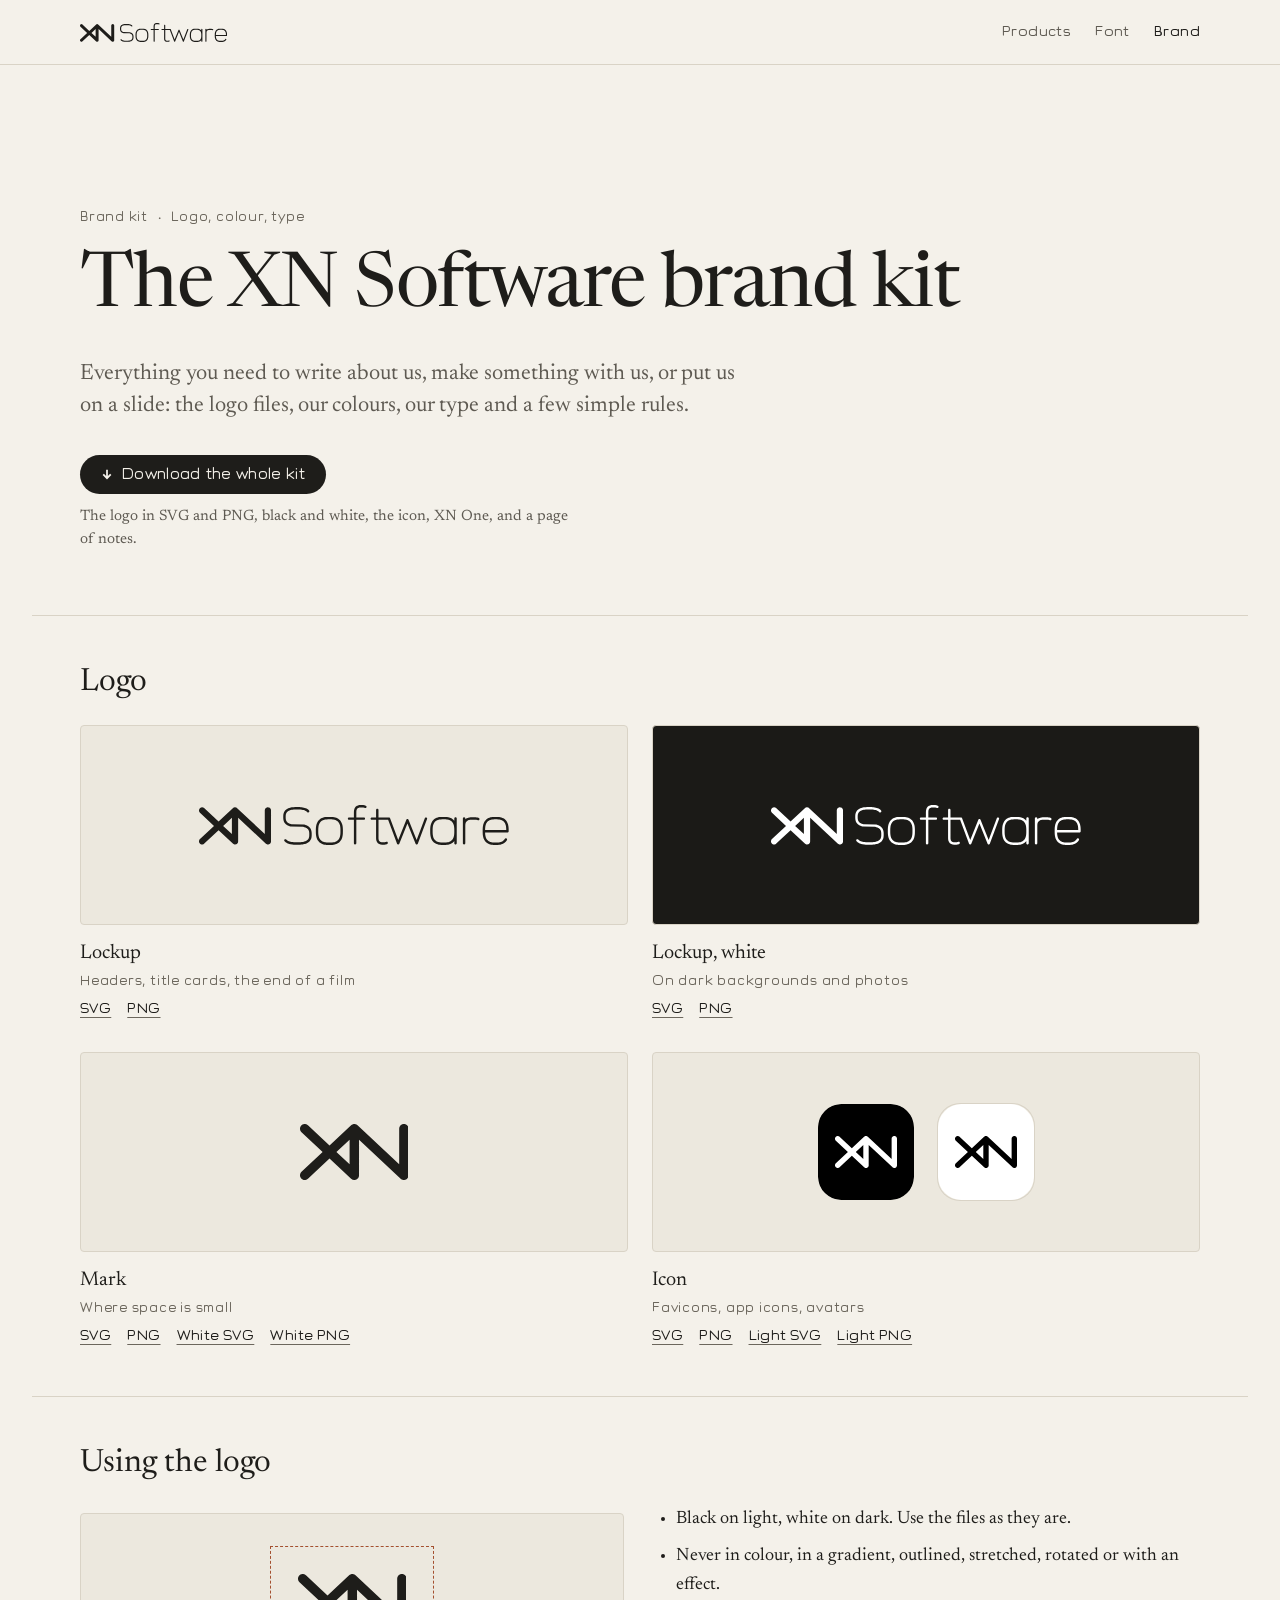
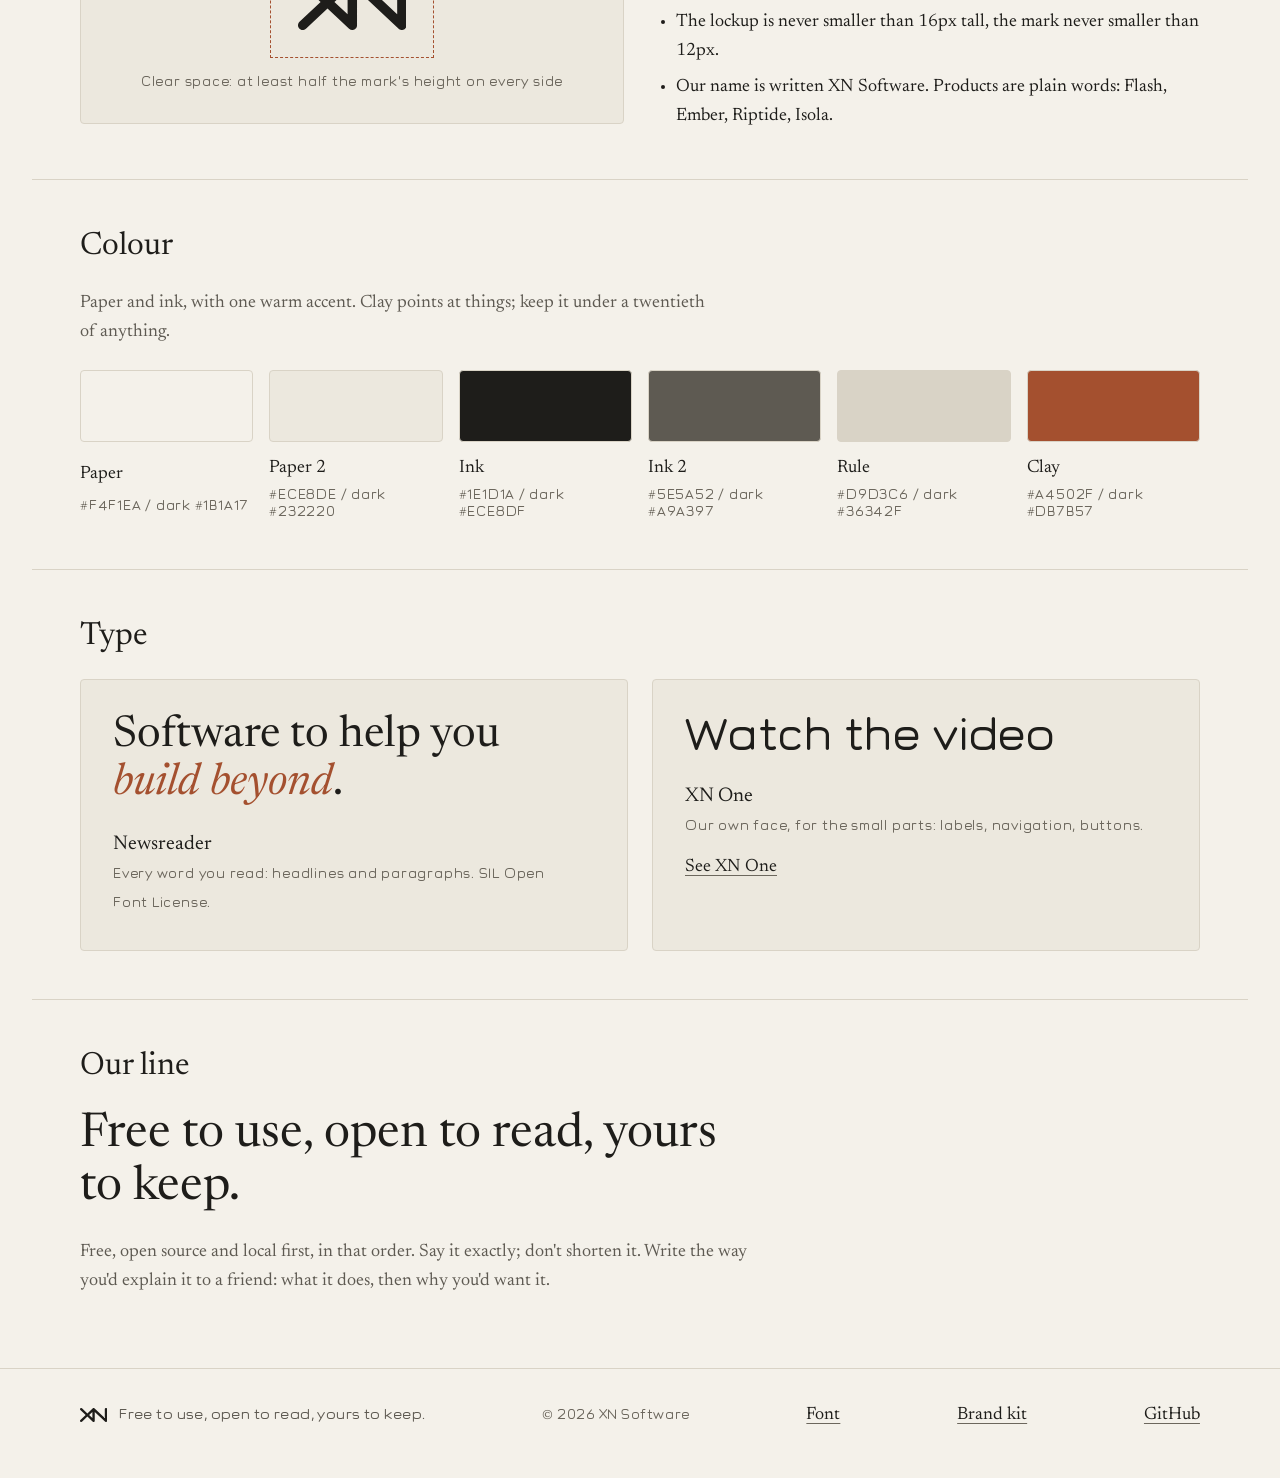
<file: brand/index.html>
<!doctype html>
<html lang="en">
<head>
  <meta charset="utf-8">
  <meta name="viewport" content="width=device-width, initial-scale=1">
  <title>Brand kit, XN Software</title>
  <meta name="description" content="The XN Software brand kit: the logo in SVG and PNG, the icon, our colours, our type and how to use them.">
  <meta name="theme-color" content="#F4F1EA" media="(prefers-color-scheme: light)">
  <meta name="theme-color" content="#1B1A17" media="(prefers-color-scheme: dark)">
  <meta property="og:title" content="Brand kit, XN Software">
  <meta property="og:description" content="The XN Software brand kit: the logo in SVG and PNG, the icon, our colours, our type and how to use them.">
  <meta property="og:type" content="website">
  <link rel="icon" href="../favicon.ico" sizes="32x32">
  <link rel="icon" href="../assets/brand/icon.svg" type="image/svg+xml">
  <link rel="apple-touch-icon" href="../assets/brand/apple-touch-icon.png">
  <link rel="preload" href="../assets/fonts/newsreader/newsreader.woff2" as="font" type="font/woff2" crossorigin>
  <link rel="preload" href="../assets/fonts/xn-one/XNOne-Regular.woff2" as="font" type="font/woff2" crossorigin>
  <link rel="stylesheet" href="../styles.css">
</head>
<body>
  <a class="skip" href="#main">Skip to the page</a>

  <header class="top">
    <div class="wrap top-row">
      <a class="brand" href="../" aria-label="XN Software, home"><svg class="lockup" viewBox="0 0 5838 754" aria-hidden="true"><path fill-rule="evenodd" d="M2919.8 146.8 2919.8 234.0 2829.0 234.0 2824.5 234.4 2820.2 235.8 2816.2 237.9 2810.7 243.0 2808.3 246.8 2806.8 251.0 2806.0 258.5 2807.7 265.8 2811.7 272.2 2817.5 276.9 2824.5 279.6 2829.0 280.0 2919.8 280.0 2919.9 722.5 2920.6 727.0 2922.2 731.2 2924.6 735.0 2927.6 738.3 2931.3 740.9 2935.4 742.8 2939.8 743.8 2944.3 744.0 2951.6 742.2 2955.6 740.1 2959.1 737.3 2963.4 731.2 2965.0 727.0 2965.8 722.5 2965.8 280.0 3109.7 279.8 3114.0 278.8 3118.2 276.9 3123.9 272.2 3127.9 265.8 3129.6 258.5 3129.5 254.0 3128.4 249.6 3126.6 245.5 3123.9 241.8 3118.2 237.1 3114.0 235.2 3109.7 234.2 2965.8 234.0 2966.1 127.0 2967.7 109.5 2969.3 100.3 2971.5 92.3 2974.0 85.3 2978.6 76.3 2984.1 68.8 2990.5 62.6 2998.0 57.3 3003.8 54.3 3014.1 50.6 3022.3 48.7 3037.3 46.7 3051.0 46.1 3074.7 46.1 3088.3 46.7 3098.8 47.9 3111.5 50.6 3118.6 53.0 3126.7 56.6 3131.0 57.9 3137.0 58.3 3142.9 57.0 3147.0 55.1 3151.7 51.4 3154.5 47.9 3156.6 43.9 3157.9 39.6 3158.2 33.6 3157.5 29.1 3155.8 24.9 3152.4 20.0 3147.9 16.1 3140.1 12.1 3130.3 8.3 3123.6 6.2 3111.6 3.4 3098.6 1.5 3084.6 0.4 3049.8 0.1 3034.1 0.8 3020.4 2.3 3007.9 4.7 2996.3 8.0 2985.5 12.1 2979.3 15.1 2970.6 20.2 2965.0 24.1 2957.4 30.3 2952.6 35.1 2946.2 42.5 2942.1 48.0 2936.9 56.5 2933.8 62.6 2927.4 78.9 2923.1 96.9 2920.6 117.5ZM2036.2 129.9 2042.6 136.5 2047.6 139.6 2054.9 141.6 2062.4 141.1 2069.3 138.3 2074.9 133.3 2078.1 128.3 2080.1 121.0 2080.1 116.5 2079.2 112.1 2077.5 107.9 2075.0 104.2 2062.5 91.5 2050.6 81.9 2042.7 76.5 2027.9 68.1 2011.8 60.7 1994.5 54.6 1976.5 49.6 1956.2 45.5 1934.0 42.4 1921.4 41.2 1895.2 39.6 1859.6 39.0 1830.2 39.1 1812.4 39.3 1784.6 40.6 1771.6 41.7 1749.4 44.4 1728.6 48.1 1718.1 50.6 1700.4 55.7 1683.3 62.1 1667.5 69.7 1659.1 74.5 1645.2 83.9 1633.6 93.7 1622.3 105.5 1616.5 113.0 1607.6 126.9 1601.0 140.6 1597.5 149.9 1592.8 166.9 1589.7 185.7 1588.2 206.9 1588.1 241.9 1588.6 255.0 1590.6 274.5 1592.5 285.0 1596.8 301.0 1600.1 310.3 1606.6 324.3 1615.2 338.2 1621.0 345.8 1632.0 357.8 1643.5 367.7 1651.2 373.4 1665.6 382.3 1680.3 389.5 1689.5 393.4 1707.1 399.4 1725.3 404.1 1736.8 406.5 1962.3 411.6 1986.6 417.5 2001.7 422.6 2008.7 425.5 2021.4 431.7 2027.2 435.1 2037.7 442.3 2042.4 446.1 2050.9 454.3 2058.1 463.2 2061.3 467.9 2066.9 478.1 2069.3 483.6 2073.3 495.7 2076.2 509.7 2077.2 517.8 2078.4 538.0 2078.4 572.1 2077.8 582.6 2075.9 599.2 2074.5 606.4 2070.9 619.1 2068.7 624.9 2063.5 635.4 2057.3 645.0 2049.9 653.8 2041.2 661.9 2036.4 665.7 2025.7 672.8 2019.8 676.1 2006.9 682.3 1999.9 685.1 1984.6 690.1 1976.2 692.4 1958.2 696.2 1937.9 699.2 1914.7 701.4 1886.9 702.7 1869.2 702.9 1818.4 702.8 1789.0 701.7 1765.1 699.8 1744.3 696.9 1725.8 693.2 1709.3 688.7 1694.4 683.4 1681.2 677.5 1675.2 674.2 1664.2 667.2 1654.6 659.6 1643.7 648.7 1639.9 646.2 1635.8 644.5 1631.3 643.6 1623.9 644.1 1619.6 645.6 1615.7 647.9 1612.3 650.8 1609.6 654.4 1607.6 658.5 1606.4 662.8 1606.1 667.3 1606.7 671.8 1609.6 678.7 1617.3 687.5 1624.5 694.3 1638.0 705.0 1651.9 713.9 1660.8 718.7 1676.8 725.9 1686.7 729.7 1704.8 735.3 1715.7 738.1 1736.4 742.2 1747.8 744.0 1760.4 745.5 1786.0 747.6 1817.7 748.8 1887.8 748.6 1904.0 748.1 1930.7 746.3 1955.5 743.3 1966.7 741.4 1987.0 737.1 1997.7 734.2 2015.6 728.3 2033.8 720.6 2048.8 712.6 2056.3 707.9 2071.2 696.8 2082.7 686.0 2088.4 679.7 2098.7 666.1 2107.2 651.1 2114.1 634.8 2117.2 624.9 2121.3 606.3 2123.7 586.4 2124.3 573.2 2124.4 537.3 2123.0 513.5 2121.6 502.1 2117.9 484.4 2112.3 467.2 2108.2 457.9 2100.6 444.0 2095.1 435.7 2085.2 423.6 2072.9 411.7 2065.2 405.4 2051.8 396.2 2043.1 391.1 2027.5 383.5 2017.9 379.5 1999.4 373.3 1980.2 368.3 1968.2 365.9 1742.7 360.8 1727.6 357.4 1712.7 352.9 1699.3 347.6 1693.2 344.8 1682.0 338.6 1676.9 335.3 1667.8 328.2 1663.7 324.4 1656.3 316.4 1650.1 307.6 1647.4 303.0 1642.7 292.8 1638.9 281.4 1637.4 275.0 1635.2 260.5 1634.1 241.3 1634.0 222.8 1634.2 208.8 1635.4 190.5 1636.5 183.0 1639.4 170.0 1641.2 164.2 1645.5 153.7 1650.8 144.2 1657.2 135.6 1664.7 127.6 1673.4 120.3 1683.3 113.6 1694.7 107.5 1707.5 102.0 1714.5 99.5 1729.7 95.1 1746.7 91.4 1765.7 88.6 1787.5 86.5 1813.8 85.3 1859.3 85.0 1893.2 85.6 1917.8 87.0 1938.7 89.3 1957.1 92.4 1973.5 96.3 1988.2 101.0 2001.3 106.3 2013.0 112.3 2023.2 118.9 2027.9 122.4ZM738.0 239.3 1261.5 730.5 1270.9 736.9 1281.4 741.3 1288.8 743.1 1296.4 743.9 1307.8 743.3 1318.9 740.5 1329.2 735.7 1338.4 728.9 1346.1 720.5 1352.0 710.8 1354.9 703.7 1357.5 692.6 1358.0 685.0 1357.8 99.1 1356.0 87.7 1351.9 76.9 1345.8 67.1 1340.7 61.3 1331.7 53.9 1321.5 48.5 1310.5 45.1 1299.0 44.0 1291.3 44.5 1280.0 47.1 1269.5 51.9 1260.1 58.6 1252.2 67.1 1246.1 76.9 1242.0 87.7 1240.5 95.3 1240.0 103.0 1240.0 548.7 719.3 59.9 710.3 53.0 700.1 47.9 692.8 45.7 685.3 44.3 677.7 44.0 670.1 44.7 662.7 46.3 655.5 48.9 648.8 52.3 642.5 56.6 369.0 313.1 96.5 57.4 86.8 51.0 79.8 47.8 72.4 45.6 64.8 44.3 53.3 44.3 45.6 45.5 38.2 47.8 31.2 50.9 21.6 57.3 16.0 62.6 11.1 68.6 5.3 78.6 1.5 89.5 0.0 101.0 0.2 108.7 1.5 116.3 5.2 127.3 11.0 137.3 18.6 146.0 282.8 394.0 18.6 642.0 13.3 647.6 6.9 657.2 3.7 664.3 1.5 671.7 0.0 683.1 0.3 690.8 2.5 702.2 5.3 709.4 8.9 716.2 16.0 725.4 24.7 733.0 34.7 738.8 45.6 742.5 57.1 744.0 68.6 743.2 76.2 741.4 83.4 738.7 93.4 732.9 99.4 728.0 369.0 474.9 643.1 731.8 651.1 737.0 660.0 740.9 669.3 743.2 677.0 744.0 684.7 743.7 694.2 742.0 703.3 738.8 711.7 734.1 717.9 729.4 722.0 725.4 725.8 720.9 730.1 714.5 732.7 709.4 735.4 702.2 737.2 694.7 737.8 688.9ZM620.0 548.7 455.2 394.0 620.0 239.3ZM3582.1 234.0 3383.8 234.0 3383.6 91.0 3382.6 86.6 3380.7 82.5 3376.0 76.7 3372.3 74.1 3368.2 72.2 3363.8 71.2 3359.3 71.0 3352.0 72.8 3345.6 76.7 3342.6 80.0 3340.2 83.8 3338.0 91.0 3337.8 234.0 3254.0 234.2 3248.2 235.8 3243.0 238.8 3238.7 243.0 3235.7 248.2 3234.4 252.5 3234.0 257.0 3234.4 261.5 3235.7 265.8 3238.7 271.0 3241.8 274.3 3245.5 276.9 3249.6 278.8 3257.0 280.0 3337.8 280.0 3337.8 611.0 3338.6 639.0 3339.9 651.3 3342.0 663.1 3344.9 674.1 3348.6 684.4 3353.1 694.0 3358.6 703.0 3364.9 711.3 3372.0 718.8 3380.0 725.4 3388.7 731.3 3398.1 736.2 3409.3 740.6 3420.1 743.6 3431.6 745.8 3444.4 747.2 3458.8 747.9 3482.2 747.9 3497.3 747.2 3510.0 745.8 3522.5 743.4 3537.5 738.7 3548.6 733.7 3554.4 729.0 3558.4 722.7 3559.8 718.4 3560.3 713.9 3559.9 709.4 3558.6 705.1 3556.5 701.1 3553.7 697.6 3548.9 693.9 3544.8 692.0 3539.0 690.7 3533.0 691.1 3528.6 692.4 3521.2 695.7 3514.9 697.8 3503.5 700.3 3494.0 701.4 3481.6 701.9 3460.0 701.9 3447.6 701.4 3438.1 700.3 3430.2 698.8 3420.4 695.7 3414.9 693.2 3407.8 688.8 3401.9 683.6 3398.4 679.6 3393.8 672.6 3391.2 667.1 3387.9 657.3 3386.2 649.6 3384.4 635.2 3383.9 622.3 3383.8 280.0 3564.7 280.0 3733.3 729.1 3736.1 734.3 3740.2 738.7 3743.9 741.2 3749.4 743.3 3753.9 744.0 3759.8 743.5 3765.4 741.4 3769.2 739.0 3773.3 734.8 3775.6 730.9 3929.1 348.7 4082.6 730.9 4085.8 735.9 4090.2 739.9 4095.5 742.6 4099.9 743.7 4105.8 743.9 4111.6 742.5 4115.6 740.5 4120.2 736.7 4122.9 733.1 4124.9 729.1 4299.1 265.1 4300.5 257.7 4299.9 251.8 4297.1 244.8 4293.3 240.2 4288.4 236.7 4284.2 235.0 4278.3 234.0 4272.3 234.6 4268.0 236.1 4262.9 239.2 4258.8 243.6 4256.6 247.5 4102.6 657.5 3949.8 277.0 3946.5 272.0 3942.0 267.9 3939.4 266.4 3935.1 264.8 3929.1 264.0 3923.1 264.8 3917.5 267.1 3912.7 270.9 3909.9 274.4 3908.4 277.0 3755.6 657.5 3602.2 248.9 3598.6 242.6 3594.3 238.5 3587.9 235.2ZM5019.9 722.5 5020.1 386.3 5021.0 369.2 5023.7 350.3 5026.5 340.0 5031.8 326.7 5036.2 319.1 5044.1 309.0 5053.6 300.4 5061.0 295.3 5073.9 288.6 5083.9 284.9 5095.2 281.7 5107.9 279.2 5122.7 277.4 5140.5 276.3 5171.4 276.0 5196.5 276.5 5213.7 277.7 5228.1 279.6 5240.6 282.2 5261.6 288.5 5266.1 288.8 5272.0 287.7 5277.4 285.2 5283.0 280.2 5286.7 273.7 5288.0 267.8 5287.4 260.3 5285.2 254.7 5280.6 248.9 5275.7 245.4 5266.0 241.7 5251.2 237.4 5235.4 234.2 5218.0 231.9 5198.2 230.5 5171.3 230.0 5139.1 230.4 5118.8 231.6 5101.1 233.8 5092.1 235.4 5077.5 238.8 5063.1 243.4 5049.8 249.1 5037.4 255.8 5030.5 260.2 5020.0 268.4 5019.9 252.5 5018.7 246.6 5016.9 242.5 5014.3 238.8 5008.5 234.1 5004.4 232.2 5000.0 231.2 4995.5 231.0 4991.0 231.8 4986.8 233.4 4983.0 235.8 4979.7 238.8 4977.1 242.5 4974.8 248.0 4974.0 254.0 4974.0 722.5 4975.7 729.8 4977.8 733.8 4980.7 737.3 4984.2 740.1 4988.2 742.2 4992.5 743.6 4997.0 744.0 5001.5 743.6 5005.8 742.2 5009.7 740.1 5013.2 737.3 5017.6 731.2 5019.2 727.0ZM5347.0 494.1 5347.6 531.3 5349.5 558.7 5351.1 572.0 5352.9 583.9 5357.4 605.1 5360.5 616.4 5367.0 635.0 5371.4 645.2 5379.8 661.6 5391.0 678.6 5402.1 692.2 5409.6 699.8 5422.7 711.3 5430.3 716.9 5447.6 727.5 5464.1 735.3 5474.6 739.3 5493.4 745.0 5504.0 747.4 5527.7 751.2 5553.1 753.3 5569.3 753.8 5615.2 753.8 5630.7 753.3 5657.7 751.1 5679.6 747.6 5691.1 745.0 5701.3 742.2 5719.3 735.8 5738.0 726.9 5746.3 722.1 5760.8 712.0 5775.9 698.9 5782.4 692.2 5793.6 678.6 5799.7 669.8 5806.1 658.6 5807.5 651.2 5806.9 645.3 5804.1 638.3 5800.2 633.7 5794.0 629.6 5788.2 627.8 5780.8 627.8 5773.7 630.3 5769.9 632.8 5766.7 636.0 5756.9 650.9 5748.1 661.5 5738.4 671.0 5727.6 679.4 5715.6 686.7 5702.3 693.0 5687.5 698.3 5670.9 702.4 5651.8 705.5 5628.8 707.4 5614.6 707.8 5570.0 707.8 5555.7 707.4 5532.8 705.5 5513.7 702.4 5497.0 698.3 5489.4 695.8 5475.4 690.0 5462.8 683.2 5451.4 675.3 5441.2 666.4 5431.9 656.3 5423.7 645.1 5419.9 638.9 5413.0 625.6 5407.0 610.8 5402.1 594.2 5400.0 585.2 5396.6 565.4 5395.3 554.4 5394.3 542.4 5393.3 518.0 5814.6 518.0 5822.0 516.8 5828.6 513.2 5832.8 509.0 5835.8 503.8 5837.5 496.5 5837.4 463.5 5836.1 432.0 5833.5 406.0 5831.6 394.1 5827.1 372.9 5821.1 352.6 5813.2 332.8 5804.1 315.4 5799.0 307.2 5788.5 292.9 5775.0 278.2 5760.8 265.9 5746.3 255.9 5738.0 251.1 5720.4 242.7 5700.2 235.5 5679.6 230.4 5656.8 226.8 5630.7 224.7 5592.1 224.0 5553.1 224.7 5526.9 226.9 5505.0 230.4 5493.4 233.0 5474.6 238.7 5456.2 246.2 5439.3 255.3 5423.7 265.9 5415.5 272.7 5402.1 285.8 5390.2 300.4 5379.8 316.4 5370.9 333.8 5363.4 352.6 5357.4 372.9 5352.9 394.1 5349.6 418.6 5348.4 432.7 5347.1 463.5ZM5393.1 472.0 5393.6 448.9 5395.3 423.6 5396.6 412.6 5400.0 392.8 5404.4 375.3 5409.9 359.6 5416.3 345.5 5423.7 332.9 5431.9 321.7 5441.2 311.6 5451.4 302.7 5462.8 294.8 5475.4 288.0 5489.4 282.2 5505.1 277.5 5522.9 273.9 5543.6 271.4 5570.0 270.2 5614.6 270.2 5640.9 271.4 5661.7 273.9 5679.4 277.5 5695.1 282.2 5709.1 288.0 5721.7 294.8 5727.6 298.6 5738.4 307.0 5748.1 316.5 5752.6 321.7 5760.9 332.9 5768.2 345.5 5771.6 352.4 5777.5 367.2 5782.4 383.8 5786.4 402.3 5789.2 423.6 5790.2 435.6 5791.5 472.0ZM2712.6 489.0 2712.4 463.5 2711.0 431.9 2708.4 406.7 2704.3 383.5 2698.7 362.3 2695.0 351.3 2687.0 332.4 2677.5 315.0 2666.5 299.0 2654.0 284.5 2639.9 271.6 2624.5 260.2 2607.6 250.3 2589.4 242.1 2569.6 235.5 2548.1 230.4 2524.5 226.8 2497.4 224.7 2481.2 224.2 2433.3 224.2 2403.0 225.6 2377.9 228.4 2355.5 232.7 2334.9 238.6 2314.8 246.5 2297.2 255.7 2289.0 260.9 2274.6 271.6 2267.4 277.9 2259.7 285.5 2248.0 299.0 2242.3 306.8 2232.1 323.5 2222.9 342.7 2216.2 361.3 2213.1 371.7 2208.2 393.9 2204.6 419.2 2202.6 447.3 2202.1 464.0 2202.1 514.0 2203.5 546.1 2206.3 572.1 2210.5 595.4 2216.2 616.7 2219.6 626.7 2227.0 644.6 2237.0 663.0 2242.3 671.2 2253.3 685.4 2260.6 693.5 2267.4 700.1 2282.1 712.3 2297.2 722.3 2305.8 727.1 2324.1 735.5 2345.0 742.5 2366.4 747.6 2389.2 751.1 2402.2 752.4 2433.3 753.8 2481.2 753.8 2497.4 753.3 2512.3 752.4 2536.6 749.6 2560.1 745.0 2570.6 742.2 2589.4 735.9 2599.7 731.5 2616.2 722.9 2633.4 711.6 2640.9 705.6 2654.0 693.5 2661.2 685.4 2672.2 671.2 2683.0 653.5 2691.2 636.3 2695.3 625.7 2701.4 606.3 2704.1 595.4 2708.4 571.3 2711.0 546.1 2711.9 531.3ZM2666.4 464.6 2666.4 513.4 2665.9 529.0 2664.1 554.3 2662.8 565.3 2659.2 585.0 2654.6 602.5 2648.9 618.1 2642.3 632.1 2634.6 644.7 2625.9 656.0 2616.2 666.1 2605.5 675.0 2593.5 683.0 2580.2 689.8 2565.4 695.7 2548.8 700.4 2530.1 704.1 2508.3 706.6 2480.6 707.8 2433.9 707.8 2406.3 706.6 2384.4 704.1 2374.8 702.4 2357.2 698.2 2341.5 692.9 2327.5 686.5 2314.9 679.1 2309.1 675.0 2298.3 666.1 2288.6 656.0 2284.1 650.5 2276.0 638.5 2268.8 625.3 2262.6 610.5 2257.5 594.0 2255.3 585.0 2251.8 565.3 2249.4 542.4 2248.1 513.4 2248.1 464.6 2249.4 435.6 2251.8 412.7 2253.4 402.5 2257.5 384.0 2262.6 367.5 2268.8 352.7 2276.0 339.5 2279.9 333.3 2288.6 322.0 2298.3 311.9 2303.6 307.3 2314.9 298.9 2327.5 291.5 2334.4 288.2 2349.1 282.3 2365.7 277.6 2374.8 275.6 2394.9 272.5 2406.3 271.4 2433.9 270.2 2480.6 270.2 2495.6 270.6 2519.7 272.5 2530.1 273.9 2548.8 277.6 2557.4 279.8 2573.0 285.1 2580.2 288.2 2593.5 295.0 2599.6 298.9 2611.0 307.3 2616.2 311.9 2625.9 322.0 2634.6 333.3 2638.6 339.5 2645.7 352.7 2648.9 359.9 2654.6 375.5 2657.1 384.0 2661.1 402.5 2664.1 423.7 2665.2 435.6ZM4812.6 680.0 4812.6 722.5 4813.8 728.4 4815.7 732.5 4818.3 736.2 4821.6 739.2 4825.4 741.6 4829.6 743.2 4834.1 744.0 4838.6 743.8 4843.0 742.8 4847.1 740.9 4851.8 737.3 4855.5 732.5 4857.8 727.0 4858.6 721.0 4858.6 254.0 4858.1 249.5 4856.8 245.2 4854.7 241.2 4851.8 237.7 4848.3 234.9 4843.0 232.2 4838.6 231.2 4834.1 231.0 4829.6 231.8 4824.1 234.1 4819.3 237.7 4816.4 241.2 4813.8 246.6 4812.6 252.5 4812.6 298.0 4802.1 285.6 4795.5 278.9 4781.1 266.6 4765.3 255.8 4747.0 246.1 4729.4 239.0 4719.4 235.8 4698.3 230.6 4674.1 226.8 4648.3 224.7 4608.4 224.0 4568.3 224.7 4541.5 226.9 4529.6 228.5 4508.4 232.7 4487.2 239.0 4477.6 242.6 4460.8 250.4 4451.2 255.8 4436.4 265.8 4421.1 278.9 4408.2 292.7 4397.4 307.0 4392.2 315.2 4383.0 332.6 4374.8 352.4 4368.9 371.8 4366.3 382.7 4362.2 405.9 4359.4 432.7 4358.1 464.1 4358.1 513.9 4359.5 546.0 4362.2 572.1 4364.1 584.0 4368.6 605.2 4371.8 616.6 4378.5 635.2 4387.4 654.3 4392.2 662.8 4402.3 677.8 4415.3 693.3 4428.1 705.4 4436.4 712.2 4451.2 722.2 4459.7 727.0 4478.7 735.8 4497.1 742.2 4507.4 745.0 4519.2 747.6 4541.5 751.1 4568.3 753.3 4608.1 754.0 4647.6 753.3 4674.1 751.2 4698.3 747.4 4719.4 742.2 4729.4 739.0 4747.0 731.9 4765.3 722.2 4781.1 711.4 4795.5 699.1 4802.1 692.4ZM4812.4 464.6 4812.4 513.4 4812.0 529.1 4810.2 554.4 4808.9 565.4 4805.4 585.1 4800.9 602.6 4795.3 618.2 4788.8 632.3 4781.2 644.9 4772.8 656.1 4763.3 666.2 4752.8 675.2 4741.1 683.1 4728.2 689.9 4713.8 695.7 4697.6 700.5 4679.4 704.1 4658.1 706.6 4631.1 707.8 4585.4 707.8 4558.4 706.6 4537.2 704.1 4527.7 702.4 4510.6 698.2 4495.4 693.0 4481.7 686.6 4469.4 679.3 4463.8 675.2 4453.2 666.2 4443.8 656.1 4439.4 650.7 4431.4 638.7 4424.4 625.4 4418.3 610.6 4413.3 594.1 4411.2 585.1 4407.7 565.4 4405.3 542.4 4404.1 513.4 4404.1 464.6 4405.3 435.6 4407.7 412.6 4409.3 402.4 4413.3 383.9 4418.3 367.4 4424.4 352.6 4431.4 339.3 4435.3 333.1 4443.8 321.9 4448.4 316.7 4458.4 307.2 4469.4 298.7 4481.7 291.4 4488.4 288.1 4502.8 282.3 4518.9 277.5 4527.7 275.6 4547.3 272.5 4558.4 271.4 4585.4 270.2 4631.1 270.2 4645.7 270.6 4669.2 272.5 4679.4 273.9 4697.6 277.5 4705.9 279.8 4721.2 285.0 4728.2 288.1 4741.1 294.9 4747.1 298.7 4758.2 307.2 4768.2 316.7 4772.8 321.9 4781.2 333.1 4785.1 339.3 4792.1 352.6 4795.3 359.8 4800.9 375.4 4803.3 383.9 4807.3 402.4 4810.2 423.6 4811.2 435.6Z"/></svg></a>
      <nav aria-label="Sections">
        <a href="../#products">Products</a>
        <a href="../font/">Font</a>
        <a href="../brand/" aria-current="page">Brand</a>
      </nav>
    </div>
  </header>

  <main id="main">
    <section class="hero wrap kit-hero" aria-labelledby="brand-title">
      <p class="label">Brand kit <span class="dot" aria-hidden="true">·</span> Logo, colour, type</p>
      <h1 id="brand-title">The XN Software brand kit</h1>
      <p class="lead">Everything you need to write about us, make something with us, or put us on a slide: the logo files, our colours, our type and a few simple rules.</p>
      <div class="actions">
        <a class="btn" href="../assets/downloads/xn-brand-kit.zip" download>
          <svg viewBox="0 0 16 16" aria-hidden="true"><path d="M7 2h2v7.2l2.6-2.6 1.4 1.4L8 13 3 8l1.4-1.4L7 9.2z"/></svg><span>Download the whole kit</span></a>
      </div>
      <p class="get">The logo in SVG and PNG, black and white, the icon, XN One, and a page of notes.</p>
    </section>

    <section class="kit wrap" aria-labelledby="logo-title">
      <h2 id="logo-title" class="kit-h">Logo</h2>
      <div class="assets">
        <figure class="asset">
          <div class="plate asset-art light"><svg class="lockup" viewBox="0 0 5838 754" role="img" aria-label="XN Software"><path fill-rule="evenodd" d="M2919.8 146.8 2919.8 234.0 2829.0 234.0 2824.5 234.4 2820.2 235.8 2816.2 237.9 2810.7 243.0 2808.3 246.8 2806.8 251.0 2806.0 258.5 2807.7 265.8 2811.7 272.2 2817.5 276.9 2824.5 279.6 2829.0 280.0 2919.8 280.0 2919.9 722.5 2920.6 727.0 2922.2 731.2 2924.6 735.0 2927.6 738.3 2931.3 740.9 2935.4 742.8 2939.8 743.8 2944.3 744.0 2951.6 742.2 2955.6 740.1 2959.1 737.3 2963.4 731.2 2965.0 727.0 2965.8 722.5 2965.8 280.0 3109.7 279.8 3114.0 278.8 3118.2 276.9 3123.9 272.2 3127.9 265.8 3129.6 258.5 3129.5 254.0 3128.4 249.6 3126.6 245.5 3123.9 241.8 3118.2 237.1 3114.0 235.2 3109.7 234.2 2965.8 234.0 2966.1 127.0 2967.7 109.5 2969.3 100.3 2971.5 92.3 2974.0 85.3 2978.6 76.3 2984.1 68.8 2990.5 62.6 2998.0 57.3 3003.8 54.3 3014.1 50.6 3022.3 48.7 3037.3 46.7 3051.0 46.1 3074.7 46.1 3088.3 46.7 3098.8 47.9 3111.5 50.6 3118.6 53.0 3126.7 56.6 3131.0 57.9 3137.0 58.3 3142.9 57.0 3147.0 55.1 3151.7 51.4 3154.5 47.9 3156.6 43.9 3157.9 39.6 3158.2 33.6 3157.5 29.1 3155.8 24.9 3152.4 20.0 3147.9 16.1 3140.1 12.1 3130.3 8.3 3123.6 6.2 3111.6 3.4 3098.6 1.5 3084.6 0.4 3049.8 0.1 3034.1 0.8 3020.4 2.3 3007.9 4.7 2996.3 8.0 2985.5 12.1 2979.3 15.1 2970.6 20.2 2965.0 24.1 2957.4 30.3 2952.6 35.1 2946.2 42.5 2942.1 48.0 2936.9 56.5 2933.8 62.6 2927.4 78.9 2923.1 96.9 2920.6 117.5ZM2036.2 129.9 2042.6 136.5 2047.6 139.6 2054.9 141.6 2062.4 141.1 2069.3 138.3 2074.9 133.3 2078.1 128.3 2080.1 121.0 2080.1 116.5 2079.2 112.1 2077.5 107.9 2075.0 104.2 2062.5 91.5 2050.6 81.9 2042.7 76.5 2027.9 68.1 2011.8 60.7 1994.5 54.6 1976.5 49.6 1956.2 45.5 1934.0 42.4 1921.4 41.2 1895.2 39.6 1859.6 39.0 1830.2 39.1 1812.4 39.3 1784.6 40.6 1771.6 41.7 1749.4 44.4 1728.6 48.1 1718.1 50.6 1700.4 55.7 1683.3 62.1 1667.5 69.7 1659.1 74.5 1645.2 83.9 1633.6 93.7 1622.3 105.5 1616.5 113.0 1607.6 126.9 1601.0 140.6 1597.5 149.9 1592.8 166.9 1589.7 185.7 1588.2 206.9 1588.1 241.9 1588.6 255.0 1590.6 274.5 1592.5 285.0 1596.8 301.0 1600.1 310.3 1606.6 324.3 1615.2 338.2 1621.0 345.8 1632.0 357.8 1643.5 367.7 1651.2 373.4 1665.6 382.3 1680.3 389.5 1689.5 393.4 1707.1 399.4 1725.3 404.1 1736.8 406.5 1962.3 411.6 1986.6 417.5 2001.7 422.6 2008.7 425.5 2021.4 431.7 2027.2 435.1 2037.7 442.3 2042.4 446.1 2050.9 454.3 2058.1 463.2 2061.3 467.9 2066.9 478.1 2069.3 483.6 2073.3 495.7 2076.2 509.7 2077.2 517.8 2078.4 538.0 2078.4 572.1 2077.8 582.6 2075.9 599.2 2074.5 606.4 2070.9 619.1 2068.7 624.9 2063.5 635.4 2057.3 645.0 2049.9 653.8 2041.2 661.9 2036.4 665.7 2025.7 672.8 2019.8 676.1 2006.9 682.3 1999.9 685.1 1984.6 690.1 1976.2 692.4 1958.2 696.2 1937.9 699.2 1914.7 701.4 1886.9 702.7 1869.2 702.9 1818.4 702.8 1789.0 701.7 1765.1 699.8 1744.3 696.9 1725.8 693.2 1709.3 688.7 1694.4 683.4 1681.2 677.5 1675.2 674.2 1664.2 667.2 1654.6 659.6 1643.7 648.7 1639.9 646.2 1635.8 644.5 1631.3 643.6 1623.9 644.1 1619.6 645.6 1615.7 647.9 1612.3 650.8 1609.6 654.4 1607.6 658.5 1606.4 662.8 1606.1 667.3 1606.7 671.8 1609.6 678.7 1617.3 687.5 1624.5 694.3 1638.0 705.0 1651.9 713.9 1660.8 718.7 1676.8 725.9 1686.7 729.7 1704.8 735.3 1715.7 738.1 1736.4 742.2 1747.8 744.0 1760.4 745.5 1786.0 747.6 1817.7 748.8 1887.8 748.6 1904.0 748.1 1930.7 746.3 1955.5 743.3 1966.7 741.4 1987.0 737.1 1997.7 734.2 2015.6 728.3 2033.8 720.6 2048.8 712.6 2056.3 707.9 2071.2 696.8 2082.7 686.0 2088.4 679.7 2098.7 666.1 2107.2 651.1 2114.1 634.8 2117.2 624.9 2121.3 606.3 2123.7 586.4 2124.3 573.2 2124.4 537.3 2123.0 513.5 2121.6 502.1 2117.9 484.4 2112.3 467.2 2108.2 457.9 2100.6 444.0 2095.1 435.7 2085.2 423.6 2072.9 411.7 2065.2 405.4 2051.8 396.2 2043.1 391.1 2027.5 383.5 2017.9 379.5 1999.4 373.3 1980.2 368.3 1968.2 365.9 1742.7 360.8 1727.6 357.4 1712.7 352.9 1699.3 347.6 1693.2 344.8 1682.0 338.6 1676.9 335.3 1667.8 328.2 1663.7 324.4 1656.3 316.4 1650.1 307.6 1647.4 303.0 1642.7 292.8 1638.9 281.4 1637.4 275.0 1635.2 260.5 1634.1 241.3 1634.0 222.8 1634.2 208.8 1635.4 190.5 1636.5 183.0 1639.4 170.0 1641.2 164.2 1645.5 153.7 1650.8 144.2 1657.2 135.6 1664.7 127.6 1673.4 120.3 1683.3 113.6 1694.7 107.5 1707.5 102.0 1714.5 99.5 1729.7 95.1 1746.7 91.4 1765.7 88.6 1787.5 86.5 1813.8 85.3 1859.3 85.0 1893.2 85.6 1917.8 87.0 1938.7 89.3 1957.1 92.4 1973.5 96.3 1988.2 101.0 2001.3 106.3 2013.0 112.3 2023.2 118.9 2027.9 122.4ZM738.0 239.3 1261.5 730.5 1270.9 736.9 1281.4 741.3 1288.8 743.1 1296.4 743.9 1307.8 743.3 1318.9 740.5 1329.2 735.7 1338.4 728.9 1346.1 720.5 1352.0 710.8 1354.9 703.7 1357.5 692.6 1358.0 685.0 1357.8 99.1 1356.0 87.7 1351.9 76.9 1345.8 67.1 1340.7 61.3 1331.7 53.9 1321.5 48.5 1310.5 45.1 1299.0 44.0 1291.3 44.5 1280.0 47.1 1269.5 51.9 1260.1 58.6 1252.2 67.1 1246.1 76.9 1242.0 87.7 1240.5 95.3 1240.0 103.0 1240.0 548.7 719.3 59.9 710.3 53.0 700.1 47.9 692.8 45.7 685.3 44.3 677.7 44.0 670.1 44.7 662.7 46.3 655.5 48.9 648.8 52.3 642.5 56.6 369.0 313.1 96.5 57.4 86.8 51.0 79.8 47.8 72.4 45.6 64.8 44.3 53.3 44.3 45.6 45.5 38.2 47.8 31.2 50.9 21.6 57.3 16.0 62.6 11.1 68.6 5.3 78.6 1.5 89.5 0.0 101.0 0.2 108.7 1.5 116.3 5.2 127.3 11.0 137.3 18.6 146.0 282.8 394.0 18.6 642.0 13.3 647.6 6.9 657.2 3.7 664.3 1.5 671.7 0.0 683.1 0.3 690.8 2.5 702.2 5.3 709.4 8.9 716.2 16.0 725.4 24.7 733.0 34.7 738.8 45.6 742.5 57.1 744.0 68.6 743.2 76.2 741.4 83.4 738.7 93.4 732.9 99.4 728.0 369.0 474.9 643.1 731.8 651.1 737.0 660.0 740.9 669.3 743.2 677.0 744.0 684.7 743.7 694.2 742.0 703.3 738.8 711.7 734.1 717.9 729.4 722.0 725.4 725.8 720.9 730.1 714.5 732.7 709.4 735.4 702.2 737.2 694.7 737.8 688.9ZM620.0 548.7 455.2 394.0 620.0 239.3ZM3582.1 234.0 3383.8 234.0 3383.6 91.0 3382.6 86.6 3380.7 82.5 3376.0 76.7 3372.3 74.1 3368.2 72.2 3363.8 71.2 3359.3 71.0 3352.0 72.8 3345.6 76.7 3342.6 80.0 3340.2 83.8 3338.0 91.0 3337.8 234.0 3254.0 234.2 3248.2 235.8 3243.0 238.8 3238.7 243.0 3235.7 248.2 3234.4 252.5 3234.0 257.0 3234.4 261.5 3235.7 265.8 3238.7 271.0 3241.8 274.3 3245.5 276.9 3249.6 278.8 3257.0 280.0 3337.8 280.0 3337.8 611.0 3338.6 639.0 3339.9 651.3 3342.0 663.1 3344.9 674.1 3348.6 684.4 3353.1 694.0 3358.6 703.0 3364.9 711.3 3372.0 718.8 3380.0 725.4 3388.7 731.3 3398.1 736.2 3409.3 740.6 3420.1 743.6 3431.6 745.8 3444.4 747.2 3458.8 747.9 3482.2 747.9 3497.3 747.2 3510.0 745.8 3522.5 743.4 3537.5 738.7 3548.6 733.7 3554.4 729.0 3558.4 722.7 3559.8 718.4 3560.3 713.9 3559.9 709.4 3558.6 705.1 3556.5 701.1 3553.7 697.6 3548.9 693.9 3544.8 692.0 3539.0 690.7 3533.0 691.1 3528.6 692.4 3521.2 695.7 3514.9 697.8 3503.5 700.3 3494.0 701.4 3481.6 701.9 3460.0 701.9 3447.6 701.4 3438.1 700.3 3430.2 698.8 3420.4 695.7 3414.9 693.2 3407.8 688.8 3401.9 683.6 3398.4 679.6 3393.8 672.6 3391.2 667.1 3387.9 657.3 3386.2 649.6 3384.4 635.2 3383.9 622.3 3383.8 280.0 3564.7 280.0 3733.3 729.1 3736.1 734.3 3740.2 738.7 3743.9 741.2 3749.4 743.3 3753.9 744.0 3759.8 743.5 3765.4 741.4 3769.2 739.0 3773.3 734.8 3775.6 730.9 3929.1 348.7 4082.6 730.9 4085.8 735.9 4090.2 739.9 4095.5 742.6 4099.9 743.7 4105.8 743.9 4111.6 742.5 4115.6 740.5 4120.2 736.7 4122.9 733.1 4124.9 729.1 4299.1 265.1 4300.5 257.7 4299.9 251.8 4297.1 244.8 4293.3 240.2 4288.4 236.7 4284.2 235.0 4278.3 234.0 4272.3 234.6 4268.0 236.1 4262.9 239.2 4258.8 243.6 4256.6 247.5 4102.6 657.5 3949.8 277.0 3946.5 272.0 3942.0 267.9 3939.4 266.4 3935.1 264.8 3929.1 264.0 3923.1 264.8 3917.5 267.1 3912.7 270.9 3909.9 274.4 3908.4 277.0 3755.6 657.5 3602.2 248.9 3598.6 242.6 3594.3 238.5 3587.9 235.2ZM5019.9 722.5 5020.1 386.3 5021.0 369.2 5023.7 350.3 5026.5 340.0 5031.8 326.7 5036.2 319.1 5044.1 309.0 5053.6 300.4 5061.0 295.3 5073.9 288.6 5083.9 284.9 5095.2 281.7 5107.9 279.2 5122.7 277.4 5140.5 276.3 5171.4 276.0 5196.5 276.5 5213.7 277.7 5228.1 279.6 5240.6 282.2 5261.6 288.5 5266.1 288.8 5272.0 287.7 5277.4 285.2 5283.0 280.2 5286.7 273.7 5288.0 267.8 5287.4 260.3 5285.2 254.7 5280.6 248.9 5275.7 245.4 5266.0 241.7 5251.2 237.4 5235.4 234.2 5218.0 231.9 5198.2 230.5 5171.3 230.0 5139.1 230.4 5118.8 231.6 5101.1 233.8 5092.1 235.4 5077.5 238.8 5063.1 243.4 5049.8 249.1 5037.4 255.8 5030.5 260.2 5020.0 268.4 5019.9 252.5 5018.7 246.6 5016.9 242.5 5014.3 238.8 5008.5 234.1 5004.4 232.2 5000.0 231.2 4995.5 231.0 4991.0 231.8 4986.8 233.4 4983.0 235.8 4979.7 238.8 4977.1 242.5 4974.8 248.0 4974.0 254.0 4974.0 722.5 4975.7 729.8 4977.8 733.8 4980.7 737.3 4984.2 740.1 4988.2 742.2 4992.5 743.6 4997.0 744.0 5001.5 743.6 5005.8 742.2 5009.7 740.1 5013.2 737.3 5017.6 731.2 5019.2 727.0ZM5347.0 494.1 5347.6 531.3 5349.5 558.7 5351.1 572.0 5352.9 583.9 5357.4 605.1 5360.5 616.4 5367.0 635.0 5371.4 645.2 5379.8 661.6 5391.0 678.6 5402.1 692.2 5409.6 699.8 5422.7 711.3 5430.3 716.9 5447.6 727.5 5464.1 735.3 5474.6 739.3 5493.4 745.0 5504.0 747.4 5527.7 751.2 5553.1 753.3 5569.3 753.8 5615.2 753.8 5630.7 753.3 5657.7 751.1 5679.6 747.6 5691.1 745.0 5701.3 742.2 5719.3 735.8 5738.0 726.9 5746.3 722.1 5760.8 712.0 5775.9 698.9 5782.4 692.2 5793.6 678.6 5799.7 669.8 5806.1 658.6 5807.5 651.2 5806.9 645.3 5804.1 638.3 5800.2 633.7 5794.0 629.6 5788.2 627.8 5780.8 627.8 5773.7 630.3 5769.9 632.8 5766.7 636.0 5756.9 650.9 5748.1 661.5 5738.4 671.0 5727.6 679.4 5715.6 686.7 5702.3 693.0 5687.5 698.3 5670.9 702.4 5651.8 705.5 5628.8 707.4 5614.6 707.8 5570.0 707.8 5555.7 707.4 5532.8 705.5 5513.7 702.4 5497.0 698.3 5489.4 695.8 5475.4 690.0 5462.8 683.2 5451.4 675.3 5441.2 666.4 5431.9 656.3 5423.7 645.1 5419.9 638.9 5413.0 625.6 5407.0 610.8 5402.1 594.2 5400.0 585.2 5396.6 565.4 5395.3 554.4 5394.3 542.4 5393.3 518.0 5814.6 518.0 5822.0 516.8 5828.6 513.2 5832.8 509.0 5835.8 503.8 5837.5 496.5 5837.4 463.5 5836.1 432.0 5833.5 406.0 5831.6 394.1 5827.1 372.9 5821.1 352.6 5813.2 332.8 5804.1 315.4 5799.0 307.2 5788.5 292.9 5775.0 278.2 5760.8 265.9 5746.3 255.9 5738.0 251.1 5720.4 242.7 5700.2 235.5 5679.6 230.4 5656.8 226.8 5630.7 224.7 5592.1 224.0 5553.1 224.7 5526.9 226.9 5505.0 230.4 5493.4 233.0 5474.6 238.7 5456.2 246.2 5439.3 255.3 5423.7 265.9 5415.5 272.7 5402.1 285.8 5390.2 300.4 5379.8 316.4 5370.9 333.8 5363.4 352.6 5357.4 372.9 5352.9 394.1 5349.6 418.6 5348.4 432.7 5347.1 463.5ZM5393.1 472.0 5393.6 448.9 5395.3 423.6 5396.6 412.6 5400.0 392.8 5404.4 375.3 5409.9 359.6 5416.3 345.5 5423.7 332.9 5431.9 321.7 5441.2 311.6 5451.4 302.7 5462.8 294.8 5475.4 288.0 5489.4 282.2 5505.1 277.5 5522.9 273.9 5543.6 271.4 5570.0 270.2 5614.6 270.2 5640.9 271.4 5661.7 273.9 5679.4 277.5 5695.1 282.2 5709.1 288.0 5721.7 294.8 5727.6 298.6 5738.4 307.0 5748.1 316.5 5752.6 321.7 5760.9 332.9 5768.2 345.5 5771.6 352.4 5777.5 367.2 5782.4 383.8 5786.4 402.3 5789.2 423.6 5790.2 435.6 5791.5 472.0ZM2712.6 489.0 2712.4 463.5 2711.0 431.9 2708.4 406.7 2704.3 383.5 2698.7 362.3 2695.0 351.3 2687.0 332.4 2677.5 315.0 2666.5 299.0 2654.0 284.5 2639.9 271.6 2624.5 260.2 2607.6 250.3 2589.4 242.1 2569.6 235.5 2548.1 230.4 2524.5 226.8 2497.4 224.7 2481.2 224.2 2433.3 224.2 2403.0 225.6 2377.9 228.4 2355.5 232.7 2334.9 238.6 2314.8 246.5 2297.2 255.7 2289.0 260.9 2274.6 271.6 2267.4 277.9 2259.7 285.5 2248.0 299.0 2242.3 306.8 2232.1 323.5 2222.9 342.7 2216.2 361.3 2213.1 371.7 2208.2 393.9 2204.6 419.2 2202.6 447.3 2202.1 464.0 2202.1 514.0 2203.5 546.1 2206.3 572.1 2210.5 595.4 2216.2 616.7 2219.6 626.7 2227.0 644.6 2237.0 663.0 2242.3 671.2 2253.3 685.4 2260.6 693.5 2267.4 700.1 2282.1 712.3 2297.2 722.3 2305.8 727.1 2324.1 735.5 2345.0 742.5 2366.4 747.6 2389.2 751.1 2402.2 752.4 2433.3 753.8 2481.2 753.8 2497.4 753.3 2512.3 752.4 2536.6 749.6 2560.1 745.0 2570.6 742.2 2589.4 735.9 2599.7 731.5 2616.2 722.9 2633.4 711.6 2640.9 705.6 2654.0 693.5 2661.2 685.4 2672.2 671.2 2683.0 653.5 2691.2 636.3 2695.3 625.7 2701.4 606.3 2704.1 595.4 2708.4 571.3 2711.0 546.1 2711.9 531.3ZM2666.4 464.6 2666.4 513.4 2665.9 529.0 2664.1 554.3 2662.8 565.3 2659.2 585.0 2654.6 602.5 2648.9 618.1 2642.3 632.1 2634.6 644.7 2625.9 656.0 2616.2 666.1 2605.5 675.0 2593.5 683.0 2580.2 689.8 2565.4 695.7 2548.8 700.4 2530.1 704.1 2508.3 706.6 2480.6 707.8 2433.9 707.8 2406.3 706.6 2384.4 704.1 2374.8 702.4 2357.2 698.2 2341.5 692.9 2327.5 686.5 2314.9 679.1 2309.1 675.0 2298.3 666.1 2288.6 656.0 2284.1 650.5 2276.0 638.5 2268.8 625.3 2262.6 610.5 2257.5 594.0 2255.3 585.0 2251.8 565.3 2249.4 542.4 2248.1 513.4 2248.1 464.6 2249.4 435.6 2251.8 412.7 2253.4 402.5 2257.5 384.0 2262.6 367.5 2268.8 352.7 2276.0 339.5 2279.9 333.3 2288.6 322.0 2298.3 311.9 2303.6 307.3 2314.9 298.9 2327.5 291.5 2334.4 288.2 2349.1 282.3 2365.7 277.6 2374.8 275.6 2394.9 272.5 2406.3 271.4 2433.9 270.2 2480.6 270.2 2495.6 270.6 2519.7 272.5 2530.1 273.9 2548.8 277.6 2557.4 279.8 2573.0 285.1 2580.2 288.2 2593.5 295.0 2599.6 298.9 2611.0 307.3 2616.2 311.9 2625.9 322.0 2634.6 333.3 2638.6 339.5 2645.7 352.7 2648.9 359.9 2654.6 375.5 2657.1 384.0 2661.1 402.5 2664.1 423.7 2665.2 435.6ZM4812.6 680.0 4812.6 722.5 4813.8 728.4 4815.7 732.5 4818.3 736.2 4821.6 739.2 4825.4 741.6 4829.6 743.2 4834.1 744.0 4838.6 743.8 4843.0 742.8 4847.1 740.9 4851.8 737.3 4855.5 732.5 4857.8 727.0 4858.6 721.0 4858.6 254.0 4858.1 249.5 4856.8 245.2 4854.7 241.2 4851.8 237.7 4848.3 234.9 4843.0 232.2 4838.6 231.2 4834.1 231.0 4829.6 231.8 4824.1 234.1 4819.3 237.7 4816.4 241.2 4813.8 246.6 4812.6 252.5 4812.6 298.0 4802.1 285.6 4795.5 278.9 4781.1 266.6 4765.3 255.8 4747.0 246.1 4729.4 239.0 4719.4 235.8 4698.3 230.6 4674.1 226.8 4648.3 224.7 4608.4 224.0 4568.3 224.7 4541.5 226.9 4529.6 228.5 4508.4 232.7 4487.2 239.0 4477.6 242.6 4460.8 250.4 4451.2 255.8 4436.4 265.8 4421.1 278.9 4408.2 292.7 4397.4 307.0 4392.2 315.2 4383.0 332.6 4374.8 352.4 4368.9 371.8 4366.3 382.7 4362.2 405.9 4359.4 432.7 4358.1 464.1 4358.1 513.9 4359.5 546.0 4362.2 572.1 4364.1 584.0 4368.6 605.2 4371.8 616.6 4378.5 635.2 4387.4 654.3 4392.2 662.8 4402.3 677.8 4415.3 693.3 4428.1 705.4 4436.4 712.2 4451.2 722.2 4459.7 727.0 4478.7 735.8 4497.1 742.2 4507.4 745.0 4519.2 747.6 4541.5 751.1 4568.3 753.3 4608.1 754.0 4647.6 753.3 4674.1 751.2 4698.3 747.4 4719.4 742.2 4729.4 739.0 4747.0 731.9 4765.3 722.2 4781.1 711.4 4795.5 699.1 4802.1 692.4ZM4812.4 464.6 4812.4 513.4 4812.0 529.1 4810.2 554.4 4808.9 565.4 4805.4 585.1 4800.9 602.6 4795.3 618.2 4788.8 632.3 4781.2 644.9 4772.8 656.1 4763.3 666.2 4752.8 675.2 4741.1 683.1 4728.2 689.9 4713.8 695.7 4697.6 700.5 4679.4 704.1 4658.1 706.6 4631.1 707.8 4585.4 707.8 4558.4 706.6 4537.2 704.1 4527.7 702.4 4510.6 698.2 4495.4 693.0 4481.7 686.6 4469.4 679.3 4463.8 675.2 4453.2 666.2 4443.8 656.1 4439.4 650.7 4431.4 638.7 4424.4 625.4 4418.3 610.6 4413.3 594.1 4411.2 585.1 4407.7 565.4 4405.3 542.4 4404.1 513.4 4404.1 464.6 4405.3 435.6 4407.7 412.6 4409.3 402.4 4413.3 383.9 4418.3 367.4 4424.4 352.6 4431.4 339.3 4435.3 333.1 4443.8 321.9 4448.4 316.7 4458.4 307.2 4469.4 298.7 4481.7 291.4 4488.4 288.1 4502.8 282.3 4518.9 277.5 4527.7 275.6 4547.3 272.5 4558.4 271.4 4585.4 270.2 4631.1 270.2 4645.7 270.6 4669.2 272.5 4679.4 273.9 4697.6 277.5 4705.9 279.8 4721.2 285.0 4728.2 288.1 4741.1 294.9 4747.1 298.7 4758.2 307.2 4768.2 316.7 4772.8 321.9 4781.2 333.1 4785.1 339.3 4792.1 352.6 4795.3 359.8 4800.9 375.4 4803.3 383.9 4807.3 402.4 4810.2 423.6 4811.2 435.6Z"/></svg></div>
          <figcaption><span class="asset-name">Lockup</span><span class="label">Headers, title cards, the end of a film</span>
            <span class="files"><a class="quiet" href="../assets/brand/xn-software-lockup-black.svg" download>SVG</a> <a class="quiet" href="../assets/brand/xn-software-lockup-black.png" download>PNG</a></span></figcaption>
        </figure>
        <figure class="asset">
          <div class="plate asset-art dark"><svg class="lockup" viewBox="0 0 5838 754" role="img" aria-label="XN Software"><path fill-rule="evenodd" d="M2919.8 146.8 2919.8 234.0 2829.0 234.0 2824.5 234.4 2820.2 235.8 2816.2 237.9 2810.7 243.0 2808.3 246.8 2806.8 251.0 2806.0 258.5 2807.7 265.8 2811.7 272.2 2817.5 276.9 2824.5 279.6 2829.0 280.0 2919.8 280.0 2919.9 722.5 2920.6 727.0 2922.2 731.2 2924.6 735.0 2927.6 738.3 2931.3 740.9 2935.4 742.8 2939.8 743.8 2944.3 744.0 2951.6 742.2 2955.6 740.1 2959.1 737.3 2963.4 731.2 2965.0 727.0 2965.8 722.5 2965.8 280.0 3109.7 279.8 3114.0 278.8 3118.2 276.9 3123.9 272.2 3127.9 265.8 3129.6 258.5 3129.5 254.0 3128.4 249.6 3126.6 245.5 3123.9 241.8 3118.2 237.1 3114.0 235.2 3109.7 234.2 2965.8 234.0 2966.1 127.0 2967.7 109.5 2969.3 100.3 2971.5 92.3 2974.0 85.3 2978.6 76.3 2984.1 68.8 2990.5 62.6 2998.0 57.3 3003.8 54.3 3014.1 50.6 3022.3 48.7 3037.3 46.7 3051.0 46.1 3074.7 46.1 3088.3 46.7 3098.8 47.9 3111.5 50.6 3118.6 53.0 3126.7 56.6 3131.0 57.9 3137.0 58.3 3142.9 57.0 3147.0 55.1 3151.7 51.4 3154.5 47.9 3156.6 43.9 3157.9 39.6 3158.2 33.6 3157.5 29.1 3155.8 24.9 3152.4 20.0 3147.9 16.1 3140.1 12.1 3130.3 8.3 3123.6 6.2 3111.6 3.4 3098.6 1.5 3084.6 0.4 3049.8 0.1 3034.1 0.8 3020.4 2.3 3007.9 4.7 2996.3 8.0 2985.5 12.1 2979.3 15.1 2970.6 20.2 2965.0 24.1 2957.4 30.3 2952.6 35.1 2946.2 42.5 2942.1 48.0 2936.9 56.5 2933.8 62.6 2927.4 78.9 2923.1 96.9 2920.6 117.5ZM2036.2 129.9 2042.6 136.5 2047.6 139.6 2054.9 141.6 2062.4 141.1 2069.3 138.3 2074.9 133.3 2078.1 128.3 2080.1 121.0 2080.1 116.5 2079.2 112.1 2077.5 107.9 2075.0 104.2 2062.5 91.5 2050.6 81.9 2042.7 76.5 2027.9 68.1 2011.8 60.7 1994.5 54.6 1976.5 49.6 1956.2 45.5 1934.0 42.4 1921.4 41.2 1895.2 39.6 1859.6 39.0 1830.2 39.1 1812.4 39.3 1784.6 40.6 1771.6 41.7 1749.4 44.4 1728.6 48.1 1718.1 50.6 1700.4 55.7 1683.3 62.1 1667.5 69.7 1659.1 74.5 1645.2 83.9 1633.6 93.7 1622.3 105.5 1616.5 113.0 1607.6 126.9 1601.0 140.6 1597.5 149.9 1592.8 166.9 1589.7 185.7 1588.2 206.9 1588.1 241.9 1588.6 255.0 1590.6 274.5 1592.5 285.0 1596.8 301.0 1600.1 310.3 1606.6 324.3 1615.2 338.2 1621.0 345.8 1632.0 357.8 1643.5 367.7 1651.2 373.4 1665.6 382.3 1680.3 389.5 1689.5 393.4 1707.1 399.4 1725.3 404.1 1736.8 406.5 1962.3 411.6 1986.6 417.5 2001.7 422.6 2008.7 425.5 2021.4 431.7 2027.2 435.1 2037.7 442.3 2042.4 446.1 2050.9 454.3 2058.1 463.2 2061.3 467.9 2066.9 478.1 2069.3 483.6 2073.3 495.7 2076.2 509.7 2077.2 517.8 2078.4 538.0 2078.4 572.1 2077.8 582.6 2075.9 599.2 2074.5 606.4 2070.9 619.1 2068.7 624.9 2063.5 635.4 2057.3 645.0 2049.9 653.8 2041.2 661.9 2036.4 665.7 2025.7 672.8 2019.8 676.1 2006.9 682.3 1999.9 685.1 1984.6 690.1 1976.2 692.4 1958.2 696.2 1937.9 699.2 1914.7 701.4 1886.9 702.7 1869.2 702.9 1818.4 702.8 1789.0 701.7 1765.1 699.8 1744.3 696.9 1725.8 693.2 1709.3 688.7 1694.4 683.4 1681.2 677.5 1675.2 674.2 1664.2 667.2 1654.6 659.6 1643.7 648.7 1639.9 646.2 1635.8 644.5 1631.3 643.6 1623.9 644.1 1619.6 645.6 1615.7 647.9 1612.3 650.8 1609.6 654.4 1607.6 658.5 1606.4 662.8 1606.1 667.3 1606.7 671.8 1609.6 678.7 1617.3 687.5 1624.5 694.3 1638.0 705.0 1651.9 713.9 1660.8 718.7 1676.8 725.9 1686.7 729.7 1704.8 735.3 1715.7 738.1 1736.4 742.2 1747.8 744.0 1760.4 745.5 1786.0 747.6 1817.7 748.8 1887.8 748.6 1904.0 748.1 1930.7 746.3 1955.5 743.3 1966.7 741.4 1987.0 737.1 1997.7 734.2 2015.6 728.3 2033.8 720.6 2048.8 712.6 2056.3 707.9 2071.2 696.8 2082.7 686.0 2088.4 679.7 2098.7 666.1 2107.2 651.1 2114.1 634.8 2117.2 624.9 2121.3 606.3 2123.7 586.4 2124.3 573.2 2124.4 537.3 2123.0 513.5 2121.6 502.1 2117.9 484.4 2112.3 467.2 2108.2 457.9 2100.6 444.0 2095.1 435.7 2085.2 423.6 2072.9 411.7 2065.2 405.4 2051.8 396.2 2043.1 391.1 2027.5 383.5 2017.9 379.5 1999.4 373.3 1980.2 368.3 1968.2 365.9 1742.7 360.8 1727.6 357.4 1712.7 352.9 1699.3 347.6 1693.2 344.8 1682.0 338.6 1676.9 335.3 1667.8 328.2 1663.7 324.4 1656.3 316.4 1650.1 307.6 1647.4 303.0 1642.7 292.8 1638.9 281.4 1637.4 275.0 1635.2 260.5 1634.1 241.3 1634.0 222.8 1634.2 208.8 1635.4 190.5 1636.5 183.0 1639.4 170.0 1641.2 164.2 1645.5 153.7 1650.8 144.2 1657.2 135.6 1664.7 127.6 1673.4 120.3 1683.3 113.6 1694.7 107.5 1707.5 102.0 1714.5 99.5 1729.7 95.1 1746.7 91.4 1765.7 88.6 1787.5 86.5 1813.8 85.3 1859.3 85.0 1893.2 85.6 1917.8 87.0 1938.7 89.3 1957.1 92.4 1973.5 96.3 1988.2 101.0 2001.3 106.3 2013.0 112.3 2023.2 118.9 2027.9 122.4ZM738.0 239.3 1261.5 730.5 1270.9 736.9 1281.4 741.3 1288.8 743.1 1296.4 743.9 1307.8 743.3 1318.9 740.5 1329.2 735.7 1338.4 728.9 1346.1 720.5 1352.0 710.8 1354.9 703.7 1357.5 692.6 1358.0 685.0 1357.8 99.1 1356.0 87.7 1351.9 76.9 1345.8 67.1 1340.7 61.3 1331.7 53.9 1321.5 48.5 1310.5 45.1 1299.0 44.0 1291.3 44.5 1280.0 47.1 1269.5 51.9 1260.1 58.6 1252.2 67.1 1246.1 76.9 1242.0 87.7 1240.5 95.3 1240.0 103.0 1240.0 548.7 719.3 59.9 710.3 53.0 700.1 47.9 692.8 45.7 685.3 44.3 677.7 44.0 670.1 44.7 662.7 46.3 655.5 48.9 648.8 52.3 642.5 56.6 369.0 313.1 96.5 57.4 86.8 51.0 79.8 47.8 72.4 45.6 64.8 44.3 53.3 44.3 45.6 45.5 38.2 47.8 31.2 50.9 21.6 57.3 16.0 62.6 11.1 68.6 5.3 78.6 1.5 89.5 0.0 101.0 0.2 108.7 1.5 116.3 5.2 127.3 11.0 137.3 18.6 146.0 282.8 394.0 18.6 642.0 13.3 647.6 6.9 657.2 3.7 664.3 1.5 671.7 0.0 683.1 0.3 690.8 2.5 702.2 5.3 709.4 8.9 716.2 16.0 725.4 24.7 733.0 34.7 738.8 45.6 742.5 57.1 744.0 68.6 743.2 76.2 741.4 83.4 738.7 93.4 732.9 99.4 728.0 369.0 474.9 643.1 731.8 651.1 737.0 660.0 740.9 669.3 743.2 677.0 744.0 684.7 743.7 694.2 742.0 703.3 738.8 711.7 734.1 717.9 729.4 722.0 725.4 725.8 720.9 730.1 714.5 732.7 709.4 735.4 702.2 737.2 694.7 737.8 688.9ZM620.0 548.7 455.2 394.0 620.0 239.3ZM3582.1 234.0 3383.8 234.0 3383.6 91.0 3382.6 86.6 3380.7 82.5 3376.0 76.7 3372.3 74.1 3368.2 72.2 3363.8 71.2 3359.3 71.0 3352.0 72.8 3345.6 76.7 3342.6 80.0 3340.2 83.8 3338.0 91.0 3337.8 234.0 3254.0 234.2 3248.2 235.8 3243.0 238.8 3238.7 243.0 3235.7 248.2 3234.4 252.5 3234.0 257.0 3234.4 261.5 3235.7 265.8 3238.7 271.0 3241.8 274.3 3245.5 276.9 3249.6 278.8 3257.0 280.0 3337.8 280.0 3337.8 611.0 3338.6 639.0 3339.9 651.3 3342.0 663.1 3344.9 674.1 3348.6 684.4 3353.1 694.0 3358.6 703.0 3364.9 711.3 3372.0 718.8 3380.0 725.4 3388.7 731.3 3398.1 736.2 3409.3 740.6 3420.1 743.6 3431.6 745.8 3444.4 747.2 3458.8 747.9 3482.2 747.9 3497.3 747.2 3510.0 745.8 3522.5 743.4 3537.5 738.7 3548.6 733.7 3554.4 729.0 3558.4 722.7 3559.8 718.4 3560.3 713.9 3559.9 709.4 3558.6 705.1 3556.5 701.1 3553.7 697.6 3548.9 693.9 3544.8 692.0 3539.0 690.7 3533.0 691.1 3528.6 692.4 3521.2 695.7 3514.9 697.8 3503.5 700.3 3494.0 701.4 3481.6 701.9 3460.0 701.9 3447.6 701.4 3438.1 700.3 3430.2 698.8 3420.4 695.7 3414.9 693.2 3407.8 688.8 3401.9 683.6 3398.4 679.6 3393.8 672.6 3391.2 667.1 3387.9 657.3 3386.2 649.6 3384.4 635.2 3383.9 622.3 3383.8 280.0 3564.7 280.0 3733.3 729.1 3736.1 734.3 3740.2 738.7 3743.9 741.2 3749.4 743.3 3753.9 744.0 3759.8 743.5 3765.4 741.4 3769.2 739.0 3773.3 734.8 3775.6 730.9 3929.1 348.7 4082.6 730.9 4085.8 735.9 4090.2 739.9 4095.5 742.6 4099.9 743.7 4105.8 743.9 4111.6 742.5 4115.6 740.5 4120.2 736.7 4122.9 733.1 4124.9 729.1 4299.1 265.1 4300.5 257.7 4299.9 251.8 4297.1 244.8 4293.3 240.2 4288.4 236.7 4284.2 235.0 4278.3 234.0 4272.3 234.6 4268.0 236.1 4262.9 239.2 4258.8 243.6 4256.6 247.5 4102.6 657.5 3949.8 277.0 3946.5 272.0 3942.0 267.9 3939.4 266.4 3935.1 264.8 3929.1 264.0 3923.1 264.8 3917.5 267.1 3912.7 270.9 3909.9 274.4 3908.4 277.0 3755.6 657.5 3602.2 248.9 3598.6 242.6 3594.3 238.5 3587.9 235.2ZM5019.9 722.5 5020.1 386.3 5021.0 369.2 5023.7 350.3 5026.5 340.0 5031.8 326.7 5036.2 319.1 5044.1 309.0 5053.6 300.4 5061.0 295.3 5073.9 288.6 5083.9 284.9 5095.2 281.7 5107.9 279.2 5122.7 277.4 5140.5 276.3 5171.4 276.0 5196.5 276.5 5213.7 277.7 5228.1 279.6 5240.6 282.2 5261.6 288.5 5266.1 288.8 5272.0 287.7 5277.4 285.2 5283.0 280.2 5286.7 273.7 5288.0 267.8 5287.4 260.3 5285.2 254.7 5280.6 248.9 5275.7 245.4 5266.0 241.7 5251.2 237.4 5235.4 234.2 5218.0 231.9 5198.2 230.5 5171.3 230.0 5139.1 230.4 5118.8 231.6 5101.1 233.8 5092.1 235.4 5077.5 238.8 5063.1 243.4 5049.8 249.1 5037.4 255.8 5030.5 260.2 5020.0 268.4 5019.9 252.5 5018.7 246.6 5016.9 242.5 5014.3 238.8 5008.5 234.1 5004.4 232.2 5000.0 231.2 4995.5 231.0 4991.0 231.8 4986.8 233.4 4983.0 235.8 4979.7 238.8 4977.1 242.5 4974.8 248.0 4974.0 254.0 4974.0 722.5 4975.7 729.8 4977.8 733.8 4980.7 737.3 4984.2 740.1 4988.2 742.2 4992.5 743.6 4997.0 744.0 5001.5 743.6 5005.8 742.2 5009.7 740.1 5013.2 737.3 5017.6 731.2 5019.2 727.0ZM5347.0 494.1 5347.6 531.3 5349.5 558.7 5351.1 572.0 5352.9 583.9 5357.4 605.1 5360.5 616.4 5367.0 635.0 5371.4 645.2 5379.8 661.6 5391.0 678.6 5402.1 692.2 5409.6 699.8 5422.7 711.3 5430.3 716.9 5447.6 727.5 5464.1 735.3 5474.6 739.3 5493.4 745.0 5504.0 747.4 5527.7 751.2 5553.1 753.3 5569.3 753.8 5615.2 753.8 5630.7 753.3 5657.7 751.1 5679.6 747.6 5691.1 745.0 5701.3 742.2 5719.3 735.8 5738.0 726.9 5746.3 722.1 5760.8 712.0 5775.9 698.9 5782.4 692.2 5793.6 678.6 5799.7 669.8 5806.1 658.6 5807.5 651.2 5806.9 645.3 5804.1 638.3 5800.2 633.7 5794.0 629.6 5788.2 627.8 5780.8 627.8 5773.7 630.3 5769.9 632.8 5766.7 636.0 5756.9 650.9 5748.1 661.5 5738.4 671.0 5727.6 679.4 5715.6 686.7 5702.3 693.0 5687.5 698.3 5670.9 702.4 5651.8 705.5 5628.8 707.4 5614.6 707.8 5570.0 707.8 5555.7 707.4 5532.8 705.5 5513.7 702.4 5497.0 698.3 5489.4 695.8 5475.4 690.0 5462.8 683.2 5451.4 675.3 5441.2 666.4 5431.9 656.3 5423.7 645.1 5419.9 638.9 5413.0 625.6 5407.0 610.8 5402.1 594.2 5400.0 585.2 5396.6 565.4 5395.3 554.4 5394.3 542.4 5393.3 518.0 5814.6 518.0 5822.0 516.8 5828.6 513.2 5832.8 509.0 5835.8 503.8 5837.5 496.5 5837.4 463.5 5836.1 432.0 5833.5 406.0 5831.6 394.1 5827.1 372.9 5821.1 352.6 5813.2 332.8 5804.1 315.4 5799.0 307.2 5788.5 292.9 5775.0 278.2 5760.8 265.9 5746.3 255.9 5738.0 251.1 5720.4 242.7 5700.2 235.5 5679.6 230.4 5656.8 226.8 5630.7 224.7 5592.1 224.0 5553.1 224.7 5526.9 226.9 5505.0 230.4 5493.4 233.0 5474.6 238.7 5456.2 246.2 5439.3 255.3 5423.7 265.9 5415.5 272.7 5402.1 285.8 5390.2 300.4 5379.8 316.4 5370.9 333.8 5363.4 352.6 5357.4 372.9 5352.9 394.1 5349.6 418.6 5348.4 432.7 5347.1 463.5ZM5393.1 472.0 5393.6 448.9 5395.3 423.6 5396.6 412.6 5400.0 392.8 5404.4 375.3 5409.9 359.6 5416.3 345.5 5423.7 332.9 5431.9 321.7 5441.2 311.6 5451.4 302.7 5462.8 294.8 5475.4 288.0 5489.4 282.2 5505.1 277.5 5522.9 273.9 5543.6 271.4 5570.0 270.2 5614.6 270.2 5640.9 271.4 5661.7 273.9 5679.4 277.5 5695.1 282.2 5709.1 288.0 5721.7 294.8 5727.6 298.6 5738.4 307.0 5748.1 316.5 5752.6 321.7 5760.9 332.9 5768.2 345.5 5771.6 352.4 5777.5 367.2 5782.4 383.8 5786.4 402.3 5789.2 423.6 5790.2 435.6 5791.5 472.0ZM2712.6 489.0 2712.4 463.5 2711.0 431.9 2708.4 406.7 2704.3 383.5 2698.7 362.3 2695.0 351.3 2687.0 332.4 2677.5 315.0 2666.5 299.0 2654.0 284.5 2639.9 271.6 2624.5 260.2 2607.6 250.3 2589.4 242.1 2569.6 235.5 2548.1 230.4 2524.5 226.8 2497.4 224.7 2481.2 224.2 2433.3 224.2 2403.0 225.6 2377.9 228.4 2355.5 232.7 2334.9 238.6 2314.8 246.5 2297.2 255.7 2289.0 260.9 2274.6 271.6 2267.4 277.9 2259.7 285.5 2248.0 299.0 2242.3 306.8 2232.1 323.5 2222.9 342.7 2216.2 361.3 2213.1 371.7 2208.2 393.9 2204.6 419.2 2202.6 447.3 2202.1 464.0 2202.1 514.0 2203.5 546.1 2206.3 572.1 2210.5 595.4 2216.2 616.7 2219.6 626.7 2227.0 644.6 2237.0 663.0 2242.3 671.2 2253.3 685.4 2260.6 693.5 2267.4 700.1 2282.1 712.3 2297.2 722.3 2305.8 727.1 2324.1 735.5 2345.0 742.5 2366.4 747.6 2389.2 751.1 2402.2 752.4 2433.3 753.8 2481.2 753.8 2497.4 753.3 2512.3 752.4 2536.6 749.6 2560.1 745.0 2570.6 742.2 2589.4 735.9 2599.7 731.5 2616.2 722.9 2633.4 711.6 2640.9 705.6 2654.0 693.5 2661.2 685.4 2672.2 671.2 2683.0 653.5 2691.2 636.3 2695.3 625.7 2701.4 606.3 2704.1 595.4 2708.4 571.3 2711.0 546.1 2711.9 531.3ZM2666.4 464.6 2666.4 513.4 2665.9 529.0 2664.1 554.3 2662.8 565.3 2659.2 585.0 2654.6 602.5 2648.9 618.1 2642.3 632.1 2634.6 644.7 2625.9 656.0 2616.2 666.1 2605.5 675.0 2593.5 683.0 2580.2 689.8 2565.4 695.7 2548.8 700.4 2530.1 704.1 2508.3 706.6 2480.6 707.8 2433.9 707.8 2406.3 706.6 2384.4 704.1 2374.8 702.4 2357.2 698.2 2341.5 692.9 2327.5 686.5 2314.9 679.1 2309.1 675.0 2298.3 666.1 2288.6 656.0 2284.1 650.5 2276.0 638.5 2268.8 625.3 2262.6 610.5 2257.5 594.0 2255.3 585.0 2251.8 565.3 2249.4 542.4 2248.1 513.4 2248.1 464.6 2249.4 435.6 2251.8 412.7 2253.4 402.5 2257.5 384.0 2262.6 367.5 2268.8 352.7 2276.0 339.5 2279.9 333.3 2288.6 322.0 2298.3 311.9 2303.6 307.3 2314.9 298.9 2327.5 291.5 2334.4 288.2 2349.1 282.3 2365.7 277.6 2374.8 275.6 2394.9 272.5 2406.3 271.4 2433.9 270.2 2480.6 270.2 2495.6 270.6 2519.7 272.5 2530.1 273.9 2548.8 277.6 2557.4 279.8 2573.0 285.1 2580.2 288.2 2593.5 295.0 2599.6 298.9 2611.0 307.3 2616.2 311.9 2625.9 322.0 2634.6 333.3 2638.6 339.5 2645.7 352.7 2648.9 359.9 2654.6 375.5 2657.1 384.0 2661.1 402.5 2664.1 423.7 2665.2 435.6ZM4812.6 680.0 4812.6 722.5 4813.8 728.4 4815.7 732.5 4818.3 736.2 4821.6 739.2 4825.4 741.6 4829.6 743.2 4834.1 744.0 4838.6 743.8 4843.0 742.8 4847.1 740.9 4851.8 737.3 4855.5 732.5 4857.8 727.0 4858.6 721.0 4858.6 254.0 4858.1 249.5 4856.8 245.2 4854.7 241.2 4851.8 237.7 4848.3 234.9 4843.0 232.2 4838.6 231.2 4834.1 231.0 4829.6 231.8 4824.1 234.1 4819.3 237.7 4816.4 241.2 4813.8 246.6 4812.6 252.5 4812.6 298.0 4802.1 285.6 4795.5 278.9 4781.1 266.6 4765.3 255.8 4747.0 246.1 4729.4 239.0 4719.4 235.8 4698.3 230.6 4674.1 226.8 4648.3 224.7 4608.4 224.0 4568.3 224.7 4541.5 226.9 4529.6 228.5 4508.4 232.7 4487.2 239.0 4477.6 242.6 4460.8 250.4 4451.2 255.8 4436.4 265.8 4421.1 278.9 4408.2 292.7 4397.4 307.0 4392.2 315.2 4383.0 332.6 4374.8 352.4 4368.9 371.8 4366.3 382.7 4362.2 405.9 4359.4 432.7 4358.1 464.1 4358.1 513.9 4359.5 546.0 4362.2 572.1 4364.1 584.0 4368.6 605.2 4371.8 616.6 4378.5 635.2 4387.4 654.3 4392.2 662.8 4402.3 677.8 4415.3 693.3 4428.1 705.4 4436.4 712.2 4451.2 722.2 4459.7 727.0 4478.7 735.8 4497.1 742.2 4507.4 745.0 4519.2 747.6 4541.5 751.1 4568.3 753.3 4608.1 754.0 4647.6 753.3 4674.1 751.2 4698.3 747.4 4719.4 742.2 4729.4 739.0 4747.0 731.9 4765.3 722.2 4781.1 711.4 4795.5 699.1 4802.1 692.4ZM4812.4 464.6 4812.4 513.4 4812.0 529.1 4810.2 554.4 4808.9 565.4 4805.4 585.1 4800.9 602.6 4795.3 618.2 4788.8 632.3 4781.2 644.9 4772.8 656.1 4763.3 666.2 4752.8 675.2 4741.1 683.1 4728.2 689.9 4713.8 695.7 4697.6 700.5 4679.4 704.1 4658.1 706.6 4631.1 707.8 4585.4 707.8 4558.4 706.6 4537.2 704.1 4527.7 702.4 4510.6 698.2 4495.4 693.0 4481.7 686.6 4469.4 679.3 4463.8 675.2 4453.2 666.2 4443.8 656.1 4439.4 650.7 4431.4 638.7 4424.4 625.4 4418.3 610.6 4413.3 594.1 4411.2 585.1 4407.7 565.4 4405.3 542.4 4404.1 513.4 4404.1 464.6 4405.3 435.6 4407.7 412.6 4409.3 402.4 4413.3 383.9 4418.3 367.4 4424.4 352.6 4431.4 339.3 4435.3 333.1 4443.8 321.9 4448.4 316.7 4458.4 307.2 4469.4 298.7 4481.7 291.4 4488.4 288.1 4502.8 282.3 4518.9 277.5 4527.7 275.6 4547.3 272.5 4558.4 271.4 4585.4 270.2 4631.1 270.2 4645.7 270.6 4669.2 272.5 4679.4 273.9 4697.6 277.5 4705.9 279.8 4721.2 285.0 4728.2 288.1 4741.1 294.9 4747.1 298.7 4758.2 307.2 4768.2 316.7 4772.8 321.9 4781.2 333.1 4785.1 339.3 4792.1 352.6 4795.3 359.8 4800.9 375.4 4803.3 383.9 4807.3 402.4 4810.2 423.6 4811.2 435.6Z"/></svg></div>
          <figcaption><span class="asset-name">Lockup, white</span><span class="label">On dark backgrounds and photos</span>
            <span class="files"><a class="quiet" href="../assets/brand/xn-software-lockup-white.svg" download>SVG</a> <a class="quiet" href="../assets/brand/xn-software-lockup-white.png" download>PNG</a></span></figcaption>
        </figure>
        <figure class="asset">
          <div class="plate asset-art light"><svg class="mark" viewBox="0 0 1358 700" role="img" aria-label="XN"><path fill-rule="evenodd" d="M737.9 643.0 737.2 650.7 735.4 658.2 733.5 663.6 730.1 670.5 725.8 676.9 720.7 682.7 714.9 687.8 708.5 692.1 701.5 695.5 694.2 698.0 686.7 699.5 679.0 700.0 671.3 699.5 663.7 698.0 656.4 695.5 649.5 692.1 643.1 687.8 638.6 684.0 369.0 430.9 99.4 684.0 93.4 688.9 86.8 693.0 76.2 697.4 68.6 699.2 57.1 700.0 45.6 698.5 38.2 696.2 27.9 691.1 21.6 686.6 13.4 678.5 7.0 668.9 2.5 658.2 0.3 646.8 0.2 635.3 2.5 623.9 6.9 613.2 13.3 603.6 18.6 598.0 282.8 350.0 18.6 102.0 13.3 96.4 6.9 86.8 3.7 79.7 1.5 72.3 0.0 60.9 0.3 53.2 2.5 41.8 7.0 31.1 13.4 21.5 21.6 13.4 31.2 6.9 41.9 2.5 53.3 0.3 64.8 0.3 76.2 2.6 86.8 7.0 93.4 11.1 99.4 16.0 369.0 269.1 642.5 12.6 648.8 8.3 655.5 4.9 662.7 2.3 670.1 0.7 677.7 0.0 685.3 0.3 692.8 1.7 700.1 3.9 710.3 9.0 719.3 15.9 1240.0 504.7 1240.0 59.0 1241.1 47.5 1243.1 40.0 1246.1 32.9 1249.9 26.2 1254.6 20.1 1260.1 14.6 1266.2 9.9 1272.9 6.1 1280.0 3.1 1287.5 1.1 1295.1 0.1 1302.8 0.1 1310.5 1.1 1317.9 3.1 1325.1 6.1 1334.9 12.2 1340.7 17.3 1348.0 26.2 1353.5 36.4 1356.8 47.5 1358.0 59.0 1358.0 641.0 1356.9 652.4 1353.6 663.3 1348.3 673.4 1341.1 682.3 1335.5 687.4 1325.9 693.5 1315.2 697.7 1304.0 699.8 1292.6 699.7 1281.4 697.3 1270.9 692.9 1261.5 686.5 738.0 195.3ZM620.0 504.7 620.0 195.3 455.2 350.0Z"/></svg></div>
          <figcaption><span class="asset-name">Mark</span><span class="label">Where space is small</span>
            <span class="files"><a class="quiet" href="../assets/brand/xn-mark-black.svg" download>SVG</a> <a class="quiet" href="../assets/brand/xn-mark-black.png" download>PNG</a>
            <a class="quiet" href="../assets/brand/xn-mark-white.svg" download>White SVG</a> <a class="quiet" href="../assets/brand/xn-mark-white.png" download>White PNG</a></span></figcaption>
        </figure>
        <figure class="asset">
          <div class="plate asset-art light"><img class="icon-art" src="../assets/brand/icon.svg" alt="The XN icon: the white mark on a black rounded square"><img class="icon-art" src="../assets/brand/icon-light.svg" alt="The light XN icon: the black mark on a white rounded square"></div>
          <figcaption><span class="asset-name">Icon</span><span class="label">Favicons, app icons, avatars</span>
            <span class="files"><a class="quiet" href="../assets/brand/icon.svg" download>SVG</a> <a class="quiet" href="../assets/brand/icon.png" download>PNG</a>
            <a class="quiet" href="../assets/brand/icon-light.svg" download>Light SVG</a> <a class="quiet" href="../assets/brand/icon-light.png" download>Light PNG</a></span></figcaption>
        </figure>
      </div>
    </section>

    <section class="kit wrap" aria-labelledby="rules-title">
      <h2 id="rules-title" class="kit-h">Using the logo</h2>
      <div class="rules">
        <figure class="plate rule-art">
          <div class="space"><svg class="mark" viewBox="0 0 1358 700" role="img" aria-label="XN"><path fill-rule="evenodd" d="M737.9 643.0 737.2 650.7 735.4 658.2 733.5 663.6 730.1 670.5 725.8 676.9 720.7 682.7 714.9 687.8 708.5 692.1 701.5 695.5 694.2 698.0 686.7 699.5 679.0 700.0 671.3 699.5 663.7 698.0 656.4 695.5 649.5 692.1 643.1 687.8 638.6 684.0 369.0 430.9 99.4 684.0 93.4 688.9 86.8 693.0 76.2 697.4 68.6 699.2 57.1 700.0 45.6 698.5 38.2 696.2 27.9 691.1 21.6 686.6 13.4 678.5 7.0 668.9 2.5 658.2 0.3 646.8 0.2 635.3 2.5 623.9 6.9 613.2 13.3 603.6 18.6 598.0 282.8 350.0 18.6 102.0 13.3 96.4 6.9 86.8 3.7 79.7 1.5 72.3 0.0 60.9 0.3 53.2 2.5 41.8 7.0 31.1 13.4 21.5 21.6 13.4 31.2 6.9 41.9 2.5 53.3 0.3 64.8 0.3 76.2 2.6 86.8 7.0 93.4 11.1 99.4 16.0 369.0 269.1 642.5 12.6 648.8 8.3 655.5 4.9 662.7 2.3 670.1 0.7 677.7 0.0 685.3 0.3 692.8 1.7 700.1 3.9 710.3 9.0 719.3 15.9 1240.0 504.7 1240.0 59.0 1241.1 47.5 1243.1 40.0 1246.1 32.9 1249.9 26.2 1254.6 20.1 1260.1 14.6 1266.2 9.9 1272.9 6.1 1280.0 3.1 1287.5 1.1 1295.1 0.1 1302.8 0.1 1310.5 1.1 1317.9 3.1 1325.1 6.1 1334.9 12.2 1340.7 17.3 1348.0 26.2 1353.5 36.4 1356.8 47.5 1358.0 59.0 1358.0 641.0 1356.9 652.4 1353.6 663.3 1348.3 673.4 1341.1 682.3 1335.5 687.4 1325.9 693.5 1315.2 697.7 1304.0 699.8 1292.6 699.7 1281.4 697.3 1270.9 692.9 1261.5 686.5 738.0 195.3ZM620.0 504.7 620.0 195.3 455.2 350.0Z"/></svg></div>
          <figcaption class="label">Clear space: at least half the mark's height on every side</figcaption>
        </figure>
        <ul class="kit-list">
          <li>Black on light, white on dark. Use the files as they are.</li>
          <li>Never in colour, in a gradient, outlined, stretched, rotated or with an effect.</li>
          <li>The lockup is never smaller than 16px tall, the mark never smaller than 12px.</li>
          <li>Our name is written XN Software. Products are plain words: Flash, Ember, Riptide, Isola.</li>
        </ul>
      </div>
    </section>

    <section class="kit wrap" aria-labelledby="colour-title">
      <h2 id="colour-title" class="kit-h">Colour</h2>
      <p class="kit-p">Paper and ink, with one warm accent. Clay points at things; keep it under a twentieth of anything.</p>
      <ul class="swatches">
        <li><span class="chip" style="background:#F4F1EA"></span><span class="sw-name">Paper</span><span class="label">#F4F1EA <span aria-hidden="true">/</span> dark #1B1A17</span></li>
        <li><span class="chip" style="background:#ECE8DE"></span><span class="sw-name">Paper 2</span><span class="label">#ECE8DE <span aria-hidden="true">/</span> dark #232220</span></li>
        <li><span class="chip" style="background:#1E1D1A"></span><span class="sw-name">Ink</span><span class="label">#1E1D1A <span aria-hidden="true">/</span> dark #ECE8DF</span></li>
        <li><span class="chip" style="background:#5E5A52"></span><span class="sw-name">Ink 2</span><span class="label">#5E5A52 <span aria-hidden="true">/</span> dark #A9A397</span></li>
        <li><span class="chip" style="background:#D9D3C6"></span><span class="sw-name">Rule</span><span class="label">#D9D3C6 <span aria-hidden="true">/</span> dark #36342F</span></li>
        <li><span class="chip" style="background:#A4502F"></span><span class="sw-name">Clay</span><span class="label">#A4502F <span aria-hidden="true">/</span> dark #DB7B57</span></li>
      </ul>
    </section>

    <section class="kit wrap" aria-labelledby="type-title">
      <h2 id="type-title" class="kit-h">Type</h2>
      <div class="type-pair">
        <div class="plate type-card">
          <p class="type-sample serif">Software to help you <em>build beyond</em>.</p>
          <p><span class="asset-name">Newsreader</span><span class="label">Every word you read: headlines and paragraphs. SIL Open Font License.</span></p>
        </div>
        <div class="plate type-card">
          <p class="type-sample xn">Watch the video</p>
          <p><span class="asset-name">XN One</span><span class="label">Our own face, for the small parts: labels, navigation, buttons.</span></p>
          <p><a class="quiet" href="../font/">See XN One</a></p>
        </div>
      </div>
    </section>

    <section class="kit wrap" aria-labelledby="voice-title">
      <h2 id="voice-title" class="kit-h">Our line</h2>
      <p class="our-line">Free to use, open to read, yours to keep.</p>
      <p class="kit-p">Free, open source and local first, in that order. Say it exactly; don't shorten it. Write the way you'd explain it to a friend: what it does, then why you'd want it.</p>
    </section>
  </main>

  <footer class="foot">
    <div class="wrap foot-row">
      <span class="brand small"><svg class="mark" viewBox="0 0 1358 700" aria-hidden="true"><path fill-rule="evenodd" d="M737.9 643.0 737.2 650.7 735.4 658.2 733.5 663.6 730.1 670.5 725.8 676.9 720.7 682.7 714.9 687.8 708.5 692.1 701.5 695.5 694.2 698.0 686.7 699.5 679.0 700.0 671.3 699.5 663.7 698.0 656.4 695.5 649.5 692.1 643.1 687.8 638.6 684.0 369.0 430.9 99.4 684.0 93.4 688.9 86.8 693.0 76.2 697.4 68.6 699.2 57.1 700.0 45.6 698.5 38.2 696.2 27.9 691.1 21.6 686.6 13.4 678.5 7.0 668.9 2.5 658.2 0.3 646.8 0.2 635.3 2.5 623.9 6.9 613.2 13.3 603.6 18.6 598.0 282.8 350.0 18.6 102.0 13.3 96.4 6.9 86.8 3.7 79.7 1.5 72.3 0.0 60.9 0.3 53.2 2.5 41.8 7.0 31.1 13.4 21.5 21.6 13.4 31.2 6.9 41.9 2.5 53.3 0.3 64.8 0.3 76.2 2.6 86.8 7.0 93.4 11.1 99.4 16.0 369.0 269.1 642.5 12.6 648.8 8.3 655.5 4.9 662.7 2.3 670.1 0.7 677.7 0.0 685.3 0.3 692.8 1.7 700.1 3.9 710.3 9.0 719.3 15.9 1240.0 504.7 1240.0 59.0 1241.1 47.5 1243.1 40.0 1246.1 32.9 1249.9 26.2 1254.6 20.1 1260.1 14.6 1266.2 9.9 1272.9 6.1 1280.0 3.1 1287.5 1.1 1295.1 0.1 1302.8 0.1 1310.5 1.1 1317.9 3.1 1325.1 6.1 1334.9 12.2 1340.7 17.3 1348.0 26.2 1353.5 36.4 1356.8 47.5 1358.0 59.0 1358.0 641.0 1356.9 652.4 1353.6 663.3 1348.3 673.4 1341.1 682.3 1335.5 687.4 1325.9 693.5 1315.2 697.7 1304.0 699.8 1292.6 699.7 1281.4 697.3 1270.9 692.9 1261.5 686.5 738.0 195.3ZM620.0 504.7 620.0 195.3 455.2 350.0Z"/></svg><span class="tagline">Free to use, open to read, yours to keep.</span></span>
      <span class="fine">&copy; 2026 XN Software</span>
      <a class="quiet" href="../font/">Font</a>
      <a class="quiet" href="../brand/">Brand kit</a>
      <a class="quiet" href="https://github.com/XN-Software">GitHub</a>
    </div>
  </footer>

</body>
</html>
</file>
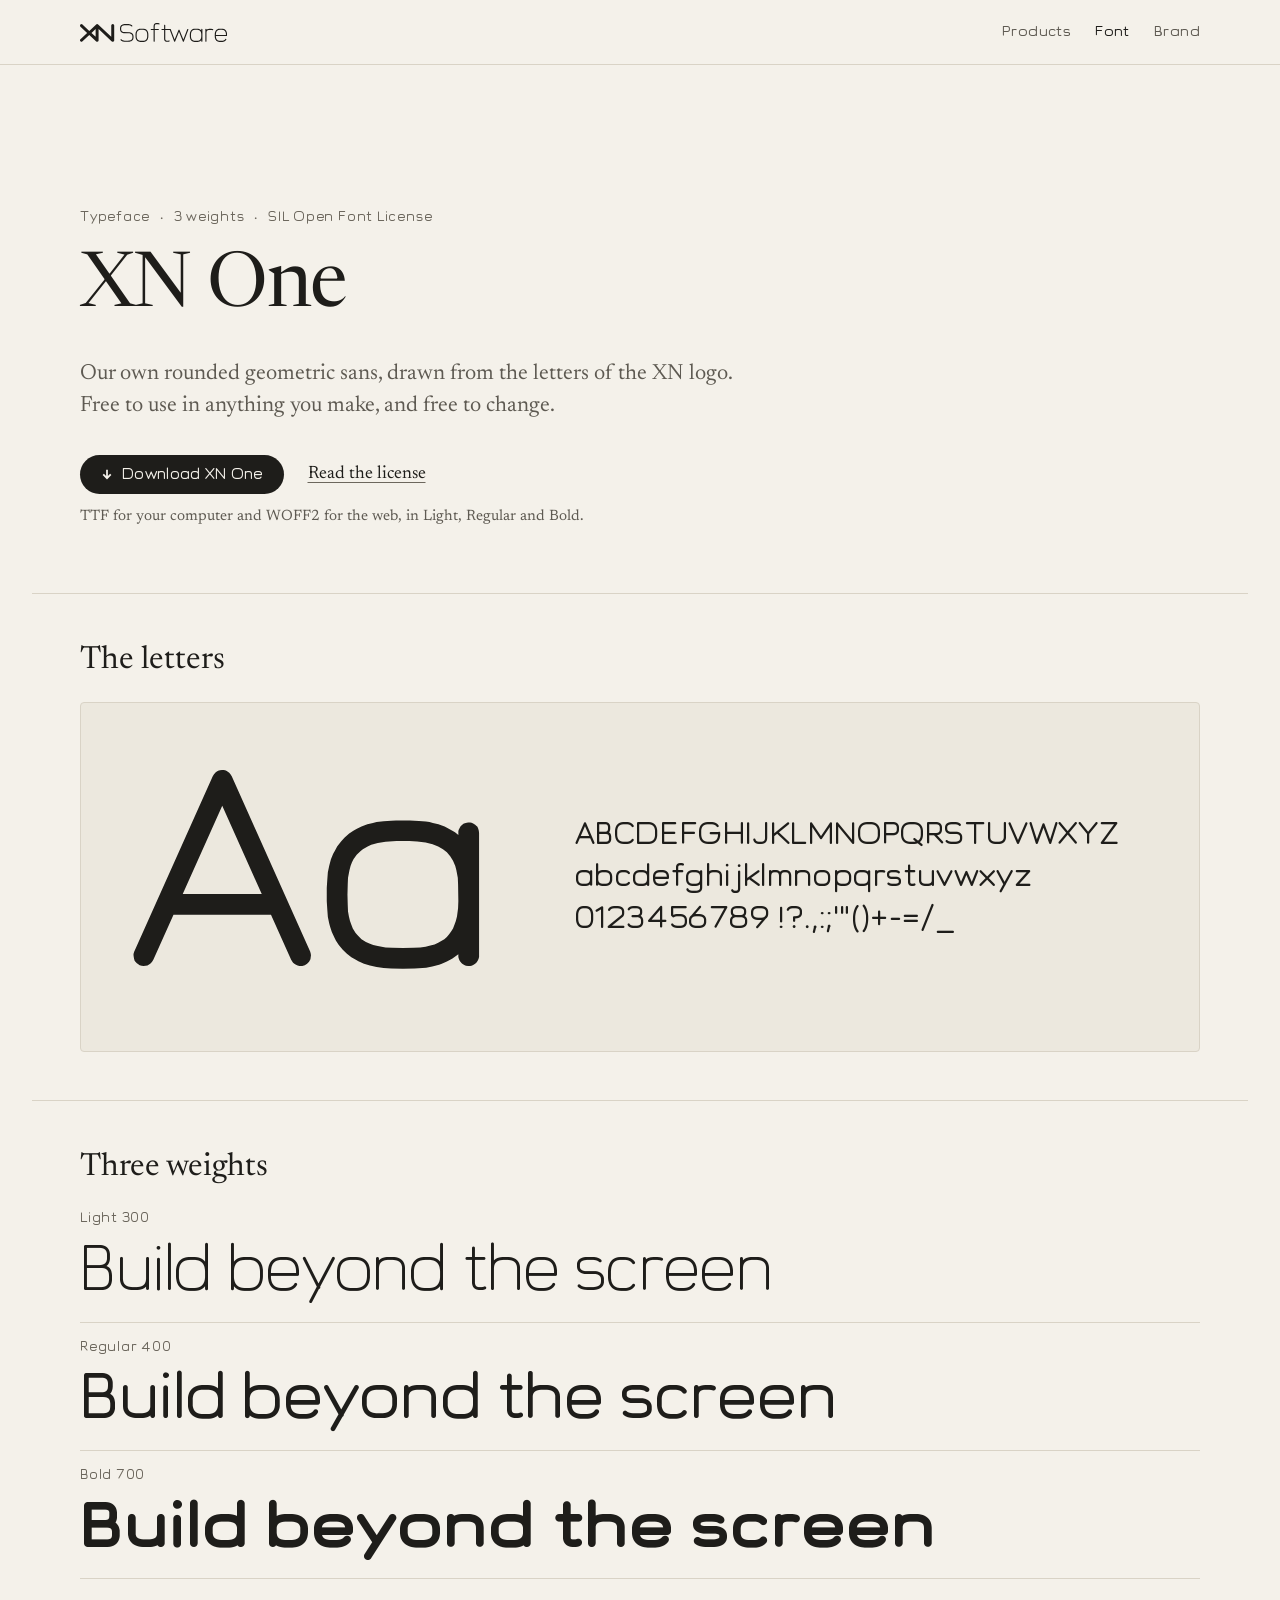
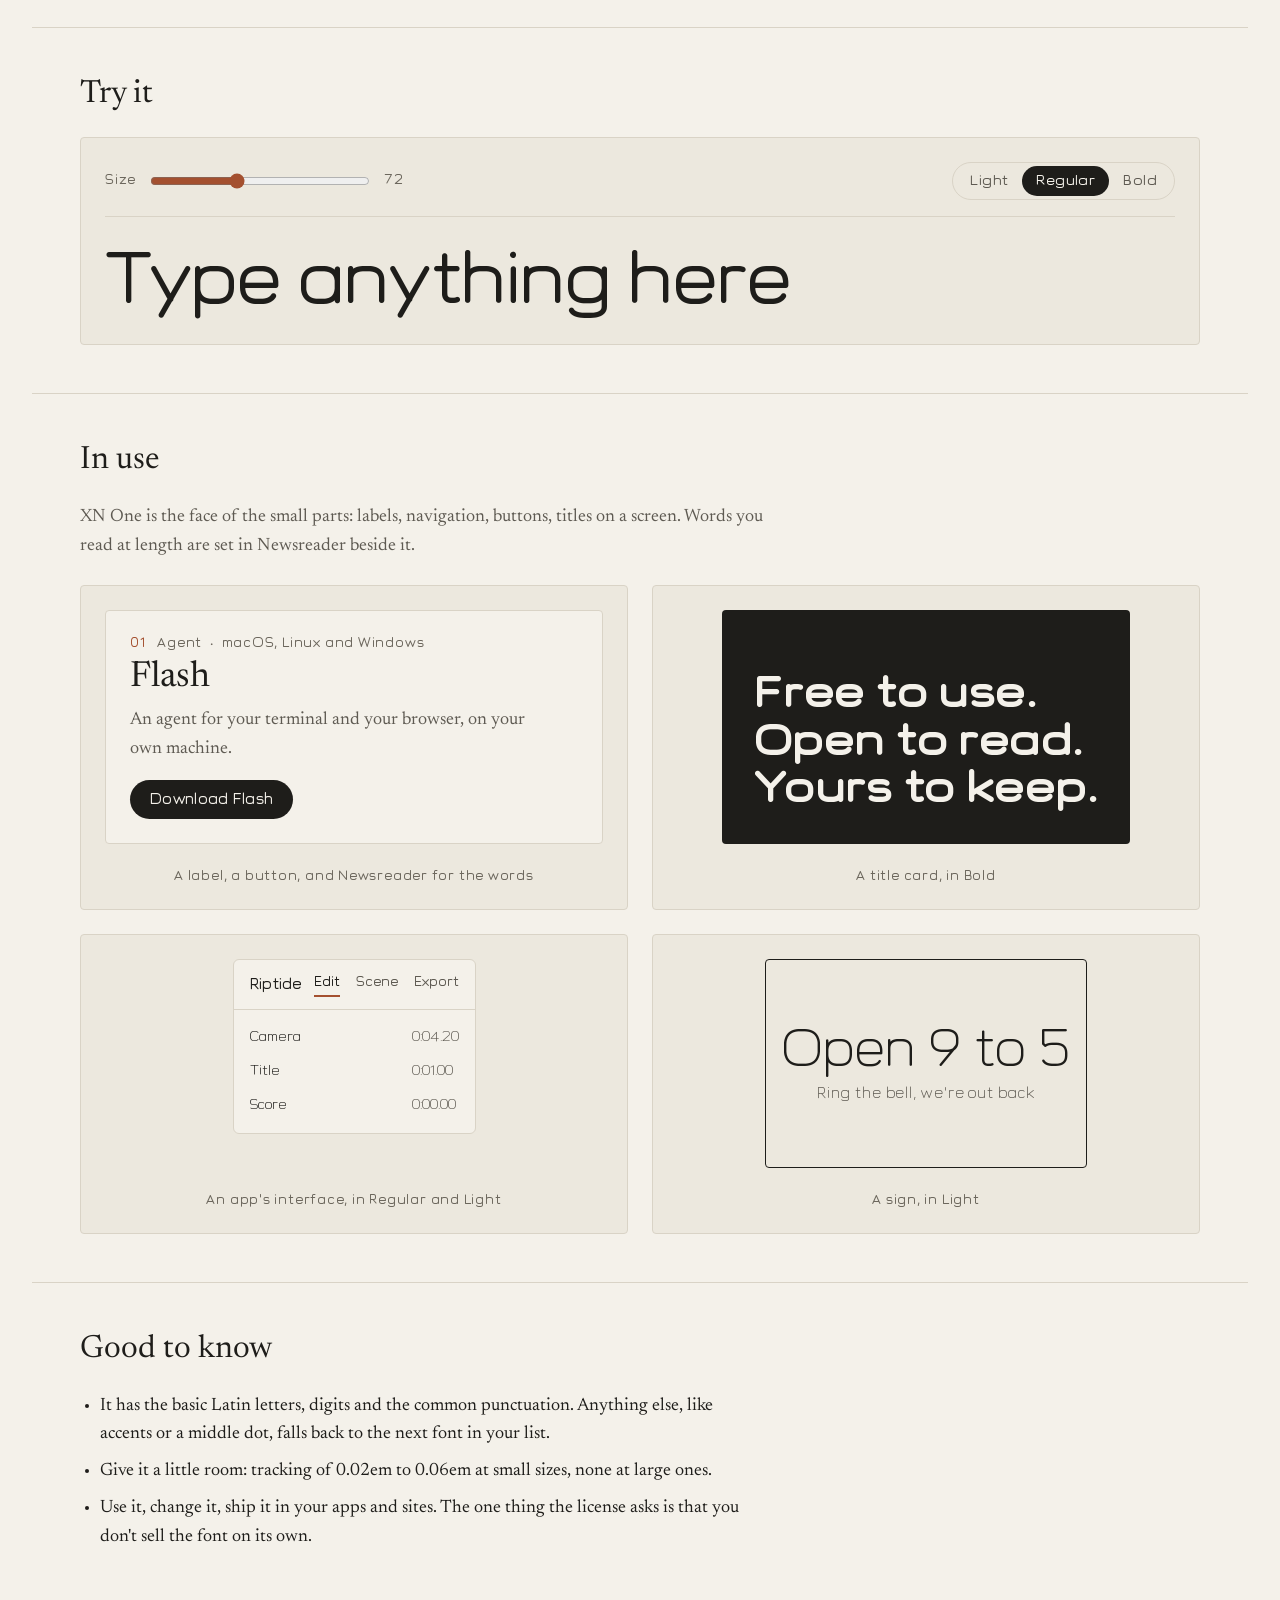
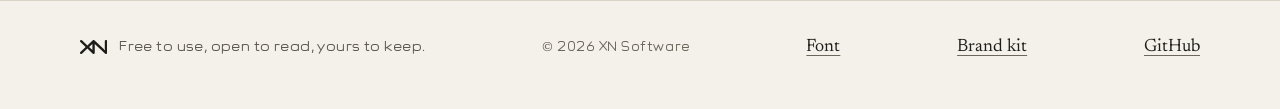
<file: font/index.html>
<!doctype html>
<html lang="en">
<head>
  <meta charset="utf-8">
  <meta name="viewport" content="width=device-width, initial-scale=1">
  <title>XN One, a free typeface by XN Software</title>
  <meta name="description" content="XN One is the rounded geometric sans of the XN logo, free under the SIL Open Font License, in Light, Regular and Bold.">
  <meta name="theme-color" content="#F4F1EA" media="(prefers-color-scheme: light)">
  <meta name="theme-color" content="#1B1A17" media="(prefers-color-scheme: dark)">
  <meta property="og:title" content="XN One, a free typeface by XN Software">
  <meta property="og:description" content="XN One is the rounded geometric sans of the XN logo, free under the SIL Open Font License, in Light, Regular and Bold.">
  <meta property="og:type" content="website">
  <link rel="icon" href="../favicon.ico" sizes="32x32">
  <link rel="icon" href="../assets/brand/icon.svg" type="image/svg+xml">
  <link rel="apple-touch-icon" href="../assets/brand/apple-touch-icon.png">
  <link rel="preload" href="../assets/fonts/newsreader/newsreader.woff2" as="font" type="font/woff2" crossorigin>
  <link rel="preload" href="../assets/fonts/xn-one/XNOne-Regular.woff2" as="font" type="font/woff2" crossorigin>
  <link rel="stylesheet" href="../styles.css">
</head>
<body>
  <a class="skip" href="#main">Skip to the page</a>

  <header class="top">
    <div class="wrap top-row">
      <a class="brand" href="../" aria-label="XN Software, home"><svg class="lockup" viewBox="0 0 5838 754" aria-hidden="true"><path fill-rule="evenodd" d="M2919.8 146.8 2919.8 234.0 2829.0 234.0 2824.5 234.4 2820.2 235.8 2816.2 237.9 2810.7 243.0 2808.3 246.8 2806.8 251.0 2806.0 258.5 2807.7 265.8 2811.7 272.2 2817.5 276.9 2824.5 279.6 2829.0 280.0 2919.8 280.0 2919.9 722.5 2920.6 727.0 2922.2 731.2 2924.6 735.0 2927.6 738.3 2931.3 740.9 2935.4 742.8 2939.8 743.8 2944.3 744.0 2951.6 742.2 2955.6 740.1 2959.1 737.3 2963.4 731.2 2965.0 727.0 2965.8 722.5 2965.8 280.0 3109.7 279.8 3114.0 278.8 3118.2 276.9 3123.9 272.2 3127.9 265.8 3129.6 258.5 3129.5 254.0 3128.4 249.6 3126.6 245.5 3123.9 241.8 3118.2 237.1 3114.0 235.2 3109.7 234.2 2965.8 234.0 2966.1 127.0 2967.7 109.5 2969.3 100.3 2971.5 92.3 2974.0 85.3 2978.6 76.3 2984.1 68.8 2990.5 62.6 2998.0 57.3 3003.8 54.3 3014.1 50.6 3022.3 48.7 3037.3 46.7 3051.0 46.1 3074.7 46.1 3088.3 46.7 3098.8 47.9 3111.5 50.6 3118.6 53.0 3126.7 56.6 3131.0 57.9 3137.0 58.3 3142.9 57.0 3147.0 55.1 3151.7 51.4 3154.5 47.9 3156.6 43.9 3157.9 39.6 3158.2 33.6 3157.5 29.1 3155.8 24.9 3152.4 20.0 3147.9 16.1 3140.1 12.1 3130.3 8.3 3123.6 6.2 3111.6 3.4 3098.6 1.5 3084.6 0.4 3049.8 0.1 3034.1 0.8 3020.4 2.3 3007.9 4.7 2996.3 8.0 2985.5 12.1 2979.3 15.1 2970.6 20.2 2965.0 24.1 2957.4 30.3 2952.6 35.1 2946.2 42.5 2942.1 48.0 2936.9 56.5 2933.8 62.6 2927.4 78.9 2923.1 96.9 2920.6 117.5ZM2036.2 129.9 2042.6 136.5 2047.6 139.6 2054.9 141.6 2062.4 141.1 2069.3 138.3 2074.9 133.3 2078.1 128.3 2080.1 121.0 2080.1 116.5 2079.2 112.1 2077.5 107.9 2075.0 104.2 2062.5 91.5 2050.6 81.9 2042.7 76.5 2027.9 68.1 2011.8 60.7 1994.5 54.6 1976.5 49.6 1956.2 45.5 1934.0 42.4 1921.4 41.2 1895.2 39.6 1859.6 39.0 1830.2 39.1 1812.4 39.3 1784.6 40.6 1771.6 41.7 1749.4 44.4 1728.6 48.1 1718.1 50.6 1700.4 55.7 1683.3 62.1 1667.5 69.7 1659.1 74.5 1645.2 83.9 1633.6 93.7 1622.3 105.5 1616.5 113.0 1607.6 126.9 1601.0 140.6 1597.5 149.9 1592.8 166.9 1589.7 185.7 1588.2 206.9 1588.1 241.9 1588.6 255.0 1590.6 274.5 1592.5 285.0 1596.8 301.0 1600.1 310.3 1606.6 324.3 1615.2 338.2 1621.0 345.8 1632.0 357.8 1643.5 367.7 1651.2 373.4 1665.6 382.3 1680.3 389.5 1689.5 393.4 1707.1 399.4 1725.3 404.1 1736.8 406.5 1962.3 411.6 1986.6 417.5 2001.7 422.6 2008.7 425.5 2021.4 431.7 2027.2 435.1 2037.7 442.3 2042.4 446.1 2050.9 454.3 2058.1 463.2 2061.3 467.9 2066.9 478.1 2069.3 483.6 2073.3 495.7 2076.2 509.7 2077.2 517.8 2078.4 538.0 2078.4 572.1 2077.8 582.6 2075.9 599.2 2074.5 606.4 2070.9 619.1 2068.7 624.9 2063.5 635.4 2057.3 645.0 2049.9 653.8 2041.2 661.9 2036.4 665.7 2025.7 672.8 2019.8 676.1 2006.9 682.3 1999.9 685.1 1984.6 690.1 1976.2 692.4 1958.2 696.2 1937.9 699.2 1914.7 701.4 1886.9 702.7 1869.2 702.9 1818.4 702.8 1789.0 701.7 1765.1 699.8 1744.3 696.9 1725.8 693.2 1709.3 688.7 1694.4 683.4 1681.2 677.5 1675.2 674.2 1664.2 667.2 1654.6 659.6 1643.7 648.7 1639.9 646.2 1635.8 644.5 1631.3 643.6 1623.9 644.1 1619.6 645.6 1615.7 647.9 1612.3 650.8 1609.6 654.4 1607.6 658.5 1606.4 662.8 1606.1 667.3 1606.7 671.8 1609.6 678.7 1617.3 687.5 1624.5 694.3 1638.0 705.0 1651.9 713.9 1660.8 718.7 1676.8 725.9 1686.7 729.7 1704.8 735.3 1715.7 738.1 1736.4 742.2 1747.8 744.0 1760.4 745.5 1786.0 747.6 1817.7 748.8 1887.8 748.6 1904.0 748.1 1930.7 746.3 1955.5 743.3 1966.7 741.4 1987.0 737.1 1997.7 734.2 2015.6 728.3 2033.8 720.6 2048.8 712.6 2056.3 707.9 2071.2 696.8 2082.7 686.0 2088.4 679.7 2098.7 666.1 2107.2 651.1 2114.1 634.8 2117.2 624.9 2121.3 606.3 2123.7 586.4 2124.3 573.2 2124.4 537.3 2123.0 513.5 2121.6 502.1 2117.9 484.4 2112.3 467.2 2108.2 457.9 2100.6 444.0 2095.1 435.7 2085.2 423.6 2072.9 411.7 2065.2 405.4 2051.8 396.2 2043.1 391.1 2027.5 383.5 2017.9 379.5 1999.4 373.3 1980.2 368.3 1968.2 365.9 1742.7 360.8 1727.6 357.4 1712.7 352.9 1699.3 347.6 1693.2 344.8 1682.0 338.6 1676.9 335.3 1667.8 328.2 1663.7 324.4 1656.3 316.4 1650.1 307.6 1647.4 303.0 1642.7 292.8 1638.9 281.4 1637.4 275.0 1635.2 260.5 1634.1 241.3 1634.0 222.8 1634.2 208.8 1635.4 190.5 1636.5 183.0 1639.4 170.0 1641.2 164.2 1645.5 153.7 1650.8 144.2 1657.2 135.6 1664.7 127.6 1673.4 120.3 1683.3 113.6 1694.7 107.5 1707.5 102.0 1714.5 99.5 1729.7 95.1 1746.7 91.4 1765.7 88.6 1787.5 86.5 1813.8 85.3 1859.3 85.0 1893.2 85.6 1917.8 87.0 1938.7 89.3 1957.1 92.4 1973.5 96.3 1988.2 101.0 2001.3 106.3 2013.0 112.3 2023.2 118.9 2027.9 122.4ZM738.0 239.3 1261.5 730.5 1270.9 736.9 1281.4 741.3 1288.8 743.1 1296.4 743.9 1307.8 743.3 1318.9 740.5 1329.2 735.7 1338.4 728.9 1346.1 720.5 1352.0 710.8 1354.9 703.7 1357.5 692.6 1358.0 685.0 1357.8 99.1 1356.0 87.7 1351.9 76.9 1345.8 67.1 1340.7 61.3 1331.7 53.9 1321.5 48.5 1310.5 45.1 1299.0 44.0 1291.3 44.5 1280.0 47.1 1269.5 51.9 1260.1 58.6 1252.2 67.1 1246.1 76.9 1242.0 87.7 1240.5 95.3 1240.0 103.0 1240.0 548.7 719.3 59.9 710.3 53.0 700.1 47.9 692.8 45.7 685.3 44.3 677.7 44.0 670.1 44.7 662.7 46.3 655.5 48.9 648.8 52.3 642.5 56.6 369.0 313.1 96.5 57.4 86.8 51.0 79.8 47.8 72.4 45.6 64.8 44.3 53.3 44.3 45.6 45.5 38.2 47.8 31.2 50.9 21.6 57.3 16.0 62.6 11.1 68.6 5.3 78.6 1.5 89.5 0.0 101.0 0.2 108.7 1.5 116.3 5.2 127.3 11.0 137.3 18.6 146.0 282.8 394.0 18.6 642.0 13.3 647.6 6.9 657.2 3.7 664.3 1.5 671.7 0.0 683.1 0.3 690.8 2.5 702.2 5.3 709.4 8.9 716.2 16.0 725.4 24.7 733.0 34.7 738.8 45.6 742.5 57.1 744.0 68.6 743.2 76.2 741.4 83.4 738.7 93.4 732.9 99.4 728.0 369.0 474.9 643.1 731.8 651.1 737.0 660.0 740.9 669.3 743.2 677.0 744.0 684.7 743.7 694.2 742.0 703.3 738.8 711.7 734.1 717.9 729.4 722.0 725.4 725.8 720.9 730.1 714.5 732.7 709.4 735.4 702.2 737.2 694.7 737.8 688.9ZM620.0 548.7 455.2 394.0 620.0 239.3ZM3582.1 234.0 3383.8 234.0 3383.6 91.0 3382.6 86.6 3380.7 82.5 3376.0 76.7 3372.3 74.1 3368.2 72.2 3363.8 71.2 3359.3 71.0 3352.0 72.8 3345.6 76.7 3342.6 80.0 3340.2 83.8 3338.0 91.0 3337.8 234.0 3254.0 234.2 3248.2 235.8 3243.0 238.8 3238.7 243.0 3235.7 248.2 3234.4 252.5 3234.0 257.0 3234.4 261.5 3235.7 265.8 3238.7 271.0 3241.8 274.3 3245.5 276.9 3249.6 278.8 3257.0 280.0 3337.8 280.0 3337.8 611.0 3338.6 639.0 3339.9 651.3 3342.0 663.1 3344.9 674.1 3348.6 684.4 3353.1 694.0 3358.6 703.0 3364.9 711.3 3372.0 718.8 3380.0 725.4 3388.7 731.3 3398.1 736.2 3409.3 740.6 3420.1 743.6 3431.6 745.8 3444.4 747.2 3458.8 747.9 3482.2 747.9 3497.3 747.2 3510.0 745.8 3522.5 743.4 3537.5 738.7 3548.6 733.7 3554.4 729.0 3558.4 722.7 3559.8 718.4 3560.3 713.9 3559.9 709.4 3558.6 705.1 3556.5 701.1 3553.7 697.6 3548.9 693.9 3544.8 692.0 3539.0 690.7 3533.0 691.1 3528.6 692.4 3521.2 695.7 3514.9 697.8 3503.5 700.3 3494.0 701.4 3481.6 701.9 3460.0 701.9 3447.6 701.4 3438.1 700.3 3430.2 698.8 3420.4 695.7 3414.9 693.2 3407.8 688.8 3401.9 683.6 3398.4 679.6 3393.8 672.6 3391.2 667.1 3387.9 657.3 3386.2 649.6 3384.4 635.2 3383.9 622.3 3383.8 280.0 3564.7 280.0 3733.3 729.1 3736.1 734.3 3740.2 738.7 3743.9 741.2 3749.4 743.3 3753.9 744.0 3759.8 743.5 3765.4 741.4 3769.2 739.0 3773.3 734.8 3775.6 730.9 3929.1 348.7 4082.6 730.9 4085.8 735.9 4090.2 739.9 4095.5 742.6 4099.9 743.7 4105.8 743.9 4111.6 742.5 4115.6 740.5 4120.2 736.7 4122.9 733.1 4124.9 729.1 4299.1 265.1 4300.5 257.7 4299.9 251.8 4297.1 244.8 4293.3 240.2 4288.4 236.7 4284.2 235.0 4278.3 234.0 4272.3 234.6 4268.0 236.1 4262.9 239.2 4258.8 243.6 4256.6 247.5 4102.6 657.5 3949.8 277.0 3946.5 272.0 3942.0 267.9 3939.4 266.4 3935.1 264.8 3929.1 264.0 3923.1 264.8 3917.5 267.1 3912.7 270.9 3909.9 274.4 3908.4 277.0 3755.6 657.5 3602.2 248.9 3598.6 242.6 3594.3 238.5 3587.9 235.2ZM5019.9 722.5 5020.1 386.3 5021.0 369.2 5023.7 350.3 5026.5 340.0 5031.8 326.7 5036.2 319.1 5044.1 309.0 5053.6 300.4 5061.0 295.3 5073.9 288.6 5083.9 284.9 5095.2 281.7 5107.9 279.2 5122.7 277.4 5140.5 276.3 5171.4 276.0 5196.5 276.5 5213.7 277.7 5228.1 279.6 5240.6 282.2 5261.6 288.5 5266.1 288.8 5272.0 287.7 5277.4 285.2 5283.0 280.2 5286.7 273.7 5288.0 267.8 5287.4 260.3 5285.2 254.7 5280.6 248.9 5275.7 245.4 5266.0 241.7 5251.2 237.4 5235.4 234.2 5218.0 231.9 5198.2 230.5 5171.3 230.0 5139.1 230.4 5118.8 231.6 5101.1 233.8 5092.1 235.4 5077.5 238.8 5063.1 243.4 5049.8 249.1 5037.4 255.8 5030.5 260.2 5020.0 268.4 5019.9 252.5 5018.7 246.6 5016.9 242.5 5014.3 238.8 5008.5 234.1 5004.4 232.2 5000.0 231.2 4995.5 231.0 4991.0 231.8 4986.8 233.4 4983.0 235.8 4979.7 238.8 4977.1 242.5 4974.8 248.0 4974.0 254.0 4974.0 722.5 4975.7 729.8 4977.8 733.8 4980.7 737.3 4984.2 740.1 4988.2 742.2 4992.5 743.6 4997.0 744.0 5001.5 743.6 5005.8 742.2 5009.7 740.1 5013.2 737.3 5017.6 731.2 5019.2 727.0ZM5347.0 494.1 5347.6 531.3 5349.5 558.7 5351.1 572.0 5352.9 583.9 5357.4 605.1 5360.5 616.4 5367.0 635.0 5371.4 645.2 5379.8 661.6 5391.0 678.6 5402.1 692.2 5409.6 699.8 5422.7 711.3 5430.3 716.9 5447.6 727.5 5464.1 735.3 5474.6 739.3 5493.4 745.0 5504.0 747.4 5527.7 751.2 5553.1 753.3 5569.3 753.8 5615.2 753.8 5630.7 753.3 5657.7 751.1 5679.6 747.6 5691.1 745.0 5701.3 742.2 5719.3 735.8 5738.0 726.9 5746.3 722.1 5760.8 712.0 5775.9 698.9 5782.4 692.2 5793.6 678.6 5799.7 669.8 5806.1 658.6 5807.5 651.2 5806.9 645.3 5804.1 638.3 5800.2 633.7 5794.0 629.6 5788.2 627.8 5780.8 627.8 5773.7 630.3 5769.9 632.8 5766.7 636.0 5756.9 650.9 5748.1 661.5 5738.4 671.0 5727.6 679.4 5715.6 686.7 5702.3 693.0 5687.5 698.3 5670.9 702.4 5651.8 705.5 5628.8 707.4 5614.6 707.8 5570.0 707.8 5555.7 707.4 5532.8 705.5 5513.7 702.4 5497.0 698.3 5489.4 695.8 5475.4 690.0 5462.8 683.2 5451.4 675.3 5441.2 666.4 5431.9 656.3 5423.7 645.1 5419.9 638.9 5413.0 625.6 5407.0 610.8 5402.1 594.2 5400.0 585.2 5396.6 565.4 5395.3 554.4 5394.3 542.4 5393.3 518.0 5814.6 518.0 5822.0 516.8 5828.6 513.2 5832.8 509.0 5835.8 503.8 5837.5 496.5 5837.4 463.5 5836.1 432.0 5833.5 406.0 5831.6 394.1 5827.1 372.9 5821.1 352.6 5813.2 332.8 5804.1 315.4 5799.0 307.2 5788.5 292.9 5775.0 278.2 5760.8 265.9 5746.3 255.9 5738.0 251.1 5720.4 242.7 5700.2 235.5 5679.6 230.4 5656.8 226.8 5630.7 224.7 5592.1 224.0 5553.1 224.7 5526.9 226.9 5505.0 230.4 5493.4 233.0 5474.6 238.7 5456.2 246.2 5439.3 255.3 5423.7 265.9 5415.5 272.7 5402.1 285.8 5390.2 300.4 5379.8 316.4 5370.9 333.8 5363.4 352.6 5357.4 372.9 5352.9 394.1 5349.6 418.6 5348.4 432.7 5347.1 463.5ZM5393.1 472.0 5393.6 448.9 5395.3 423.6 5396.6 412.6 5400.0 392.8 5404.4 375.3 5409.9 359.6 5416.3 345.5 5423.7 332.9 5431.9 321.7 5441.2 311.6 5451.4 302.7 5462.8 294.8 5475.4 288.0 5489.4 282.2 5505.1 277.5 5522.9 273.9 5543.6 271.4 5570.0 270.2 5614.6 270.2 5640.9 271.4 5661.7 273.9 5679.4 277.5 5695.1 282.2 5709.1 288.0 5721.7 294.8 5727.6 298.6 5738.4 307.0 5748.1 316.5 5752.6 321.7 5760.9 332.9 5768.2 345.5 5771.6 352.4 5777.5 367.2 5782.4 383.8 5786.4 402.3 5789.2 423.6 5790.2 435.6 5791.5 472.0ZM2712.6 489.0 2712.4 463.5 2711.0 431.9 2708.4 406.7 2704.3 383.5 2698.7 362.3 2695.0 351.3 2687.0 332.4 2677.5 315.0 2666.5 299.0 2654.0 284.5 2639.9 271.6 2624.5 260.2 2607.6 250.3 2589.4 242.1 2569.6 235.5 2548.1 230.4 2524.5 226.8 2497.4 224.7 2481.2 224.2 2433.3 224.2 2403.0 225.6 2377.9 228.4 2355.5 232.7 2334.9 238.6 2314.8 246.5 2297.2 255.7 2289.0 260.9 2274.6 271.6 2267.4 277.9 2259.7 285.5 2248.0 299.0 2242.3 306.8 2232.1 323.5 2222.9 342.7 2216.2 361.3 2213.1 371.7 2208.2 393.9 2204.6 419.2 2202.6 447.3 2202.1 464.0 2202.1 514.0 2203.5 546.1 2206.3 572.1 2210.5 595.4 2216.2 616.7 2219.6 626.7 2227.0 644.6 2237.0 663.0 2242.3 671.2 2253.3 685.4 2260.6 693.5 2267.4 700.1 2282.1 712.3 2297.2 722.3 2305.8 727.1 2324.1 735.5 2345.0 742.5 2366.4 747.6 2389.2 751.1 2402.2 752.4 2433.3 753.8 2481.2 753.8 2497.4 753.3 2512.3 752.4 2536.6 749.6 2560.1 745.0 2570.6 742.2 2589.4 735.9 2599.7 731.5 2616.2 722.9 2633.4 711.6 2640.9 705.6 2654.0 693.5 2661.2 685.4 2672.2 671.2 2683.0 653.5 2691.2 636.3 2695.3 625.7 2701.4 606.3 2704.1 595.4 2708.4 571.3 2711.0 546.1 2711.9 531.3ZM2666.4 464.6 2666.4 513.4 2665.9 529.0 2664.1 554.3 2662.8 565.3 2659.2 585.0 2654.6 602.5 2648.9 618.1 2642.3 632.1 2634.6 644.7 2625.9 656.0 2616.2 666.1 2605.5 675.0 2593.5 683.0 2580.2 689.8 2565.4 695.7 2548.8 700.4 2530.1 704.1 2508.3 706.6 2480.6 707.8 2433.9 707.8 2406.3 706.6 2384.4 704.1 2374.8 702.4 2357.2 698.2 2341.5 692.9 2327.5 686.5 2314.9 679.1 2309.1 675.0 2298.3 666.1 2288.6 656.0 2284.1 650.5 2276.0 638.5 2268.8 625.3 2262.6 610.5 2257.5 594.0 2255.3 585.0 2251.8 565.3 2249.4 542.4 2248.1 513.4 2248.1 464.6 2249.4 435.6 2251.8 412.7 2253.4 402.5 2257.5 384.0 2262.6 367.5 2268.8 352.7 2276.0 339.5 2279.9 333.3 2288.6 322.0 2298.3 311.9 2303.6 307.3 2314.9 298.9 2327.5 291.5 2334.4 288.2 2349.1 282.3 2365.7 277.6 2374.8 275.6 2394.9 272.5 2406.3 271.4 2433.9 270.2 2480.6 270.2 2495.6 270.6 2519.7 272.5 2530.1 273.9 2548.8 277.6 2557.4 279.8 2573.0 285.1 2580.2 288.2 2593.5 295.0 2599.6 298.9 2611.0 307.3 2616.2 311.9 2625.9 322.0 2634.6 333.3 2638.6 339.5 2645.7 352.7 2648.9 359.9 2654.6 375.5 2657.1 384.0 2661.1 402.5 2664.1 423.7 2665.2 435.6ZM4812.6 680.0 4812.6 722.5 4813.8 728.4 4815.7 732.5 4818.3 736.2 4821.6 739.2 4825.4 741.6 4829.6 743.2 4834.1 744.0 4838.6 743.8 4843.0 742.8 4847.1 740.9 4851.8 737.3 4855.5 732.5 4857.8 727.0 4858.6 721.0 4858.6 254.0 4858.1 249.5 4856.8 245.2 4854.7 241.2 4851.8 237.7 4848.3 234.9 4843.0 232.2 4838.6 231.2 4834.1 231.0 4829.6 231.8 4824.1 234.1 4819.3 237.7 4816.4 241.2 4813.8 246.6 4812.6 252.5 4812.6 298.0 4802.1 285.6 4795.5 278.9 4781.1 266.6 4765.3 255.8 4747.0 246.1 4729.4 239.0 4719.4 235.8 4698.3 230.6 4674.1 226.8 4648.3 224.7 4608.4 224.0 4568.3 224.7 4541.5 226.9 4529.6 228.5 4508.4 232.7 4487.2 239.0 4477.6 242.6 4460.8 250.4 4451.2 255.8 4436.4 265.8 4421.1 278.9 4408.2 292.7 4397.4 307.0 4392.2 315.2 4383.0 332.6 4374.8 352.4 4368.9 371.8 4366.3 382.7 4362.2 405.9 4359.4 432.7 4358.1 464.1 4358.1 513.9 4359.5 546.0 4362.2 572.1 4364.1 584.0 4368.6 605.2 4371.8 616.6 4378.5 635.2 4387.4 654.3 4392.2 662.8 4402.3 677.8 4415.3 693.3 4428.1 705.4 4436.4 712.2 4451.2 722.2 4459.7 727.0 4478.7 735.8 4497.1 742.2 4507.4 745.0 4519.2 747.6 4541.5 751.1 4568.3 753.3 4608.1 754.0 4647.6 753.3 4674.1 751.2 4698.3 747.4 4719.4 742.2 4729.4 739.0 4747.0 731.9 4765.3 722.2 4781.1 711.4 4795.5 699.1 4802.1 692.4ZM4812.4 464.6 4812.4 513.4 4812.0 529.1 4810.2 554.4 4808.9 565.4 4805.4 585.1 4800.9 602.6 4795.3 618.2 4788.8 632.3 4781.2 644.9 4772.8 656.1 4763.3 666.2 4752.8 675.2 4741.1 683.1 4728.2 689.9 4713.8 695.7 4697.6 700.5 4679.4 704.1 4658.1 706.6 4631.1 707.8 4585.4 707.8 4558.4 706.6 4537.2 704.1 4527.7 702.4 4510.6 698.2 4495.4 693.0 4481.7 686.6 4469.4 679.3 4463.8 675.2 4453.2 666.2 4443.8 656.1 4439.4 650.7 4431.4 638.7 4424.4 625.4 4418.3 610.6 4413.3 594.1 4411.2 585.1 4407.7 565.4 4405.3 542.4 4404.1 513.4 4404.1 464.6 4405.3 435.6 4407.7 412.6 4409.3 402.4 4413.3 383.9 4418.3 367.4 4424.4 352.6 4431.4 339.3 4435.3 333.1 4443.8 321.9 4448.4 316.7 4458.4 307.2 4469.4 298.7 4481.7 291.4 4488.4 288.1 4502.8 282.3 4518.9 277.5 4527.7 275.6 4547.3 272.5 4558.4 271.4 4585.4 270.2 4631.1 270.2 4645.7 270.6 4669.2 272.5 4679.4 273.9 4697.6 277.5 4705.9 279.8 4721.2 285.0 4728.2 288.1 4741.1 294.9 4747.1 298.7 4758.2 307.2 4768.2 316.7 4772.8 321.9 4781.2 333.1 4785.1 339.3 4792.1 352.6 4795.3 359.8 4800.9 375.4 4803.3 383.9 4807.3 402.4 4810.2 423.6 4811.2 435.6Z"/></svg></a>
      <nav aria-label="Sections">
        <a href="../#products">Products</a>
        <a href="../font/" aria-current="page">Font</a>
        <a href="../brand/">Brand</a>
      </nav>
    </div>
  </header>

  <main id="main">
    <section class="hero wrap kit-hero" aria-labelledby="font-title">
      <p class="label">Typeface <span class="dot" aria-hidden="true">·</span> 3 weights <span class="dot" aria-hidden="true">·</span> SIL Open Font License</p>
      <h1 id="font-title">XN One</h1>
      <p class="lead">Our own rounded geometric sans, drawn from the letters of the XN logo. Free to use in anything you make, and free to change.</p>
      <div class="actions">
        <a class="btn" href="../assets/downloads/xn-one.zip" download>
          <svg viewBox="0 0 16 16" aria-hidden="true"><path d="M7 2h2v7.2l2.6-2.6 1.4 1.4L8 13 3 8l1.4-1.4L7 9.2z"/></svg><span>Download XN One</span></a>
        <a class="quiet" href="../assets/fonts/xn-one/OFL.txt">Read the license</a>
      </div>
      <p class="get">TTF for your computer and WOFF2 for the web, in Light, Regular and Bold.</p>
    </section>

    <section class="kit wrap" aria-labelledby="specimen-title">
      <h2 id="specimen-title" class="kit-h">The letters</h2>
      <div class="plate specimen-plate">
        <p class="xn-big" aria-hidden="true">Aa</p>
        <p class="xn-set">ABCDEFGHIJKLMNOPQRSTUVWXYZ<br>abcdefghijklmnopqrstuvwxyz<br>0123456789 !?.,:;'"()+-=/_</p>
      </div>
    </section>

    <section class="kit wrap" aria-labelledby="weights-title">
      <h2 id="weights-title" class="kit-h">Three weights</h2>
      <ul class="weights">
        <li><span class="label">Light 300</span><p class="xn-line" style="font-weight:300">Build beyond the screen</p></li>
        <li><span class="label">Regular 400</span><p class="xn-line" style="font-weight:400">Build beyond the screen</p></li>
        <li><span class="label">Bold 700</span><p class="xn-line" style="font-weight:700">Build beyond the screen</p></li>
      </ul>
    </section>

    <section class="kit wrap" aria-labelledby="try-title">
      <h2 id="try-title" class="kit-h">Try it</h2>
      <div class="tester plate">
        <div class="tester-bar">
          <label class="label">Size <input type="range" min="16" max="160" value="72" data-size aria-label="Size"> <output data-size-out>72</output></label>
          <span class="seg" role="group" aria-label="Weight">
            <button type="button" data-w="300">Light</button><button type="button" data-w="400" aria-pressed="true">Regular</button><button type="button" data-w="700">Bold</button>
          </span>
        </div>
        <p class="tester-text" contenteditable="true" spellcheck="false" aria-label="Type to try XN One">Type anything here</p>
      </div>
    </section>

    <section class="kit wrap" aria-labelledby="use-title">
      <h2 id="use-title" class="kit-h">In use</h2>
      <p class="kit-p">XN One is the face of the small parts: labels, navigation, buttons, titles on a screen. Words you read at length are set in Newsreader beside it.</p>
      <div class="uses">
        <figure class="plate use">
          <div class="use-card">
            <p class="label"><span class="num">01</span> Agent <span class="dot" aria-hidden="true">·</span> macOS, Linux and Windows</p>
            <p class="use-h">Flash</p>
            <p class="use-p">An agent for your terminal and your browser, on your own machine.</p>
            <span class="btn" aria-hidden="true">Download Flash</span>
          </div>
          <figcaption class="label">A label, a button, and Newsreader for the words</figcaption>
        </figure>
        <figure class="plate use">
          <div class="use-poster">
            <p class="xn-poster">Free to use.<br>Open to read.<br>Yours to keep.</p>
          </div>
          <figcaption class="label">A title card, in Bold</figcaption>
        </figure>
        <figure class="plate use">
          <div class="use-app">
            <div class="app-bar"><span>Riptide</span><span class="app-tabs"><b>Edit</b><span>Scene</span><span>Export</span></span></div>
            <div class="app-rows">
              <span>Camera</span><span class="mono">0:04.20</span>
              <span>Title</span><span class="mono">0:01.00</span>
              <span>Score</span><span class="mono">0:00.00</span>
            </div>
          </div>
          <figcaption class="label">An app's interface, in Regular and Light</figcaption>
        </figure>
        <figure class="plate use">
          <div class="use-sign">
            <p class="xn-sign">Open 9 to 5</p>
            <p class="xn-sign-sub">Ring the bell, we're out back</p>
          </div>
          <figcaption class="label">A sign, in Light</figcaption>
        </figure>
      </div>
    </section>

    <section class="kit wrap" aria-labelledby="notes-title">
      <h2 id="notes-title" class="kit-h">Good to know</h2>
      <ul class="kit-list">
        <li>It has the basic Latin letters, digits and the common punctuation. Anything else, like accents or a middle dot, falls back to the next font in your list.</li>
        <li>Give it a little room: tracking of 0.02em to 0.06em at small sizes, none at large ones.</li>
        <li>Use it, change it, ship it in your apps and sites. The one thing the license asks is that you don't sell the font on its own.</li>
      </ul>
    </section>
  </main>

  <footer class="foot">
    <div class="wrap foot-row">
      <span class="brand small"><svg class="mark" viewBox="0 0 1358 700" aria-hidden="true"><path fill-rule="evenodd" d="M737.9 643.0 737.2 650.7 735.4 658.2 733.5 663.6 730.1 670.5 725.8 676.9 720.7 682.7 714.9 687.8 708.5 692.1 701.5 695.5 694.2 698.0 686.7 699.5 679.0 700.0 671.3 699.5 663.7 698.0 656.4 695.5 649.5 692.1 643.1 687.8 638.6 684.0 369.0 430.9 99.4 684.0 93.4 688.9 86.8 693.0 76.2 697.4 68.6 699.2 57.1 700.0 45.6 698.5 38.2 696.2 27.9 691.1 21.6 686.6 13.4 678.5 7.0 668.9 2.5 658.2 0.3 646.8 0.2 635.3 2.5 623.9 6.9 613.2 13.3 603.6 18.6 598.0 282.8 350.0 18.6 102.0 13.3 96.4 6.9 86.8 3.7 79.7 1.5 72.3 0.0 60.9 0.3 53.2 2.5 41.8 7.0 31.1 13.4 21.5 21.6 13.4 31.2 6.9 41.9 2.5 53.3 0.3 64.8 0.3 76.2 2.6 86.8 7.0 93.4 11.1 99.4 16.0 369.0 269.1 642.5 12.6 648.8 8.3 655.5 4.9 662.7 2.3 670.1 0.7 677.7 0.0 685.3 0.3 692.8 1.7 700.1 3.9 710.3 9.0 719.3 15.9 1240.0 504.7 1240.0 59.0 1241.1 47.5 1243.1 40.0 1246.1 32.9 1249.9 26.2 1254.6 20.1 1260.1 14.6 1266.2 9.9 1272.9 6.1 1280.0 3.1 1287.5 1.1 1295.1 0.1 1302.8 0.1 1310.5 1.1 1317.9 3.1 1325.1 6.1 1334.9 12.2 1340.7 17.3 1348.0 26.2 1353.5 36.4 1356.8 47.5 1358.0 59.0 1358.0 641.0 1356.9 652.4 1353.6 663.3 1348.3 673.4 1341.1 682.3 1335.5 687.4 1325.9 693.5 1315.2 697.7 1304.0 699.8 1292.6 699.7 1281.4 697.3 1270.9 692.9 1261.5 686.5 738.0 195.3ZM620.0 504.7 620.0 195.3 455.2 350.0Z"/></svg><span class="tagline">Free to use, open to read, yours to keep.</span></span>
      <span class="fine">&copy; 2026 XN Software</span>
      <a class="quiet" href="../font/">Font</a>
      <a class="quiet" href="../brand/">Brand kit</a>
      <a class="quiet" href="https://github.com/XN-Software">GitHub</a>
    </div>
  </footer>
  <script>
  // The type tester: its size and weight follow the controls. It works as a plain specimen without scripts.
  (() => {
    const text = document.querySelector(".tester-text"), size = document.querySelector("[data-size]"), out = document.querySelector("[data-size-out]");
    if (!text) return;
    if (matchMedia("(max-width: 560px)").matches) { size.value = 44; out.textContent = "44"; }
    size.addEventListener("input", () => { text.style.fontSize = size.value + "px"; out.textContent = size.value; });
    for (const b of document.querySelectorAll("[data-w]")) b.addEventListener("click", () => {
      for (const o of document.querySelectorAll("[data-w]")) o.setAttribute("aria-pressed", String(o === b));
      text.style.fontWeight = b.dataset.w;
    });
  })();
  </script>
</body>
</html>
</file>
<file: styles.css>
/* XN Software. The rules behind every value here are in DESIGN.md. */

@font-face {
  font-family: "Newsreader";
  src: url("assets/fonts/newsreader/newsreader.woff2") format("woff2");
  font-weight: 200 800;
  font-style: normal;
  font-display: swap;
}
@font-face {
  font-family: "Newsreader";
  src: url("assets/fonts/newsreader/newsreader-italic.woff2") format("woff2");
  font-weight: 200 800;
  font-style: italic;
  font-display: swap;
}
/* XN One, the face of the XN logo: for the small parts only (labels,
   navigation, buttons). It has no middle dot or symbols; those fall
   back to Newsreader, glyph by glyph. */
@font-face {
  font-family: "XN One";
  src: url("assets/fonts/xn-one/XNOne-Light.woff2") format("woff2");
  font-weight: 300;
  font-display: swap;
}
@font-face {
  font-family: "XN One";
  src: url("assets/fonts/xn-one/XNOne-Regular.woff2") format("woff2");
  font-weight: 400;
  font-display: swap;
}
@font-face {
  font-family: "XN One";
  src: url("assets/fonts/xn-one/XNOne-Bold.woff2") format("woff2");
  font-weight: 700;
  font-display: swap;
}

:root {
  --paper: #F4F1EA;
  --paper-2: #ECE8DE;
  --ink: #1E1D1A;
  --ink-2: #5E5A52;
  --ink-3: #6C675D;
  --rule: #D9D3C6;
  --clay: #A4502F;

  --serif: "Newsreader", "Iowan Old Style", "Palatino Linotype", Palatino, Georgia, serif;
  --xn: "XN One", "Newsreader", sans-serif;
  --ease: cubic-bezier(.2, .7, .2, 1);

  --width: 1120px;
  --gutter: 24px;
  color-scheme: light;
}

@media (prefers-color-scheme: dark) {
  :root {
    --paper: #1B1A17;
    --paper-2: #232220;
    --ink: #ECE8DF;
    --ink-2: #A9A397;
    --ink-3: #8C867A;
    --rule: #36342F;
    --clay: #DB7B57;
    color-scheme: dark;
  }
}

@media (min-width: 720px) {
  :root { --gutter: 48px; }
}

*, *::before, *::after { box-sizing: border-box; }

html {
  -webkit-text-size-adjust: 100%;
  text-size-adjust: 100%;
  scroll-behavior: smooth;
}

body {
  margin: 0;
  background: var(--paper);
  color: var(--ink);
  font-family: var(--serif);
  font-size: 17px;
  line-height: 1.6;
  font-optical-sizing: auto;
  font-kerning: normal;
  text-rendering: optimizeLegibility;
  -webkit-font-smoothing: antialiased;
}
@media (min-width: 720px) { body { font-size: 18px; } }

.wrap {
  width: 100%;
  max-width: calc(var(--width) + 2 * var(--gutter));
  margin: 0 auto;
  padding: 0 var(--gutter);
}

h1, h2, h3 { font-weight: 400; margin: 0; text-wrap: balance; }
p { margin: 0; text-wrap: pretty; }
em { font-style: italic; }

a { color: inherit; }
:focus-visible { outline: 2px solid var(--clay); outline-offset: 3px; border-radius: 2px; }

.skip {
  position: absolute; left: -9999px; top: 8px;
  background: var(--ink); color: var(--paper); padding: 8px 16px; border-radius: 999px; text-decoration: none;
}
.skip:focus { left: 16px; z-index: 10; }

.label {
  font-family: var(--xn);
  font-size: 13px;
  font-weight: 400;
  line-height: 1.3;
  letter-spacing: .06em;
  color: var(--ink-3);
  font-variant-numeric: tabular-nums;
}
.label .num { color: var(--clay); margin-right: 8px; }
.label .dot { margin: 0 4px; }

.lead {
  font-size: 19px;
  line-height: 1.45;
  color: var(--ink-2);
  max-width: 34em;
}
@media (min-width: 720px) { .lead { font-size: 22px; } }

/* Links and buttons */

.quiet {
  color: var(--ink);
  text-decoration: underline;
  text-decoration-thickness: 1px;
  text-underline-offset: 4px;
  text-decoration-color: var(--ink-3);
  transition: text-decoration-color 160ms var(--ease);
}
.quiet:hover { text-decoration-color: var(--clay); }

.btn {
  display: inline-flex;
  align-items: center;
  gap: 8px;
  background: var(--ink);
  color: var(--paper);
  border: 0;
  border-radius: 999px;
  padding: 12px 20px;
  font: 400 15px/1 var(--xn);
  letter-spacing: .02em;
  text-decoration: none;
  cursor: pointer;
  transition: background-color 160ms var(--ease);
}
.btn svg { width: 14px; height: 14px; fill: currentColor; }
.btn:hover { background: var(--clay); }
/* the other systems' downloads, and how to open the one you got */
.get { margin: 12px 0 0; font-size: 15px; line-height: 1.5; color: var(--ink-2); max-width: 34em; }
.btn[aria-disabled="true"] { opacity: .5; cursor: default; pointer-events: none; }

/* Header */

.top { border-bottom: 1px solid var(--rule); }
.top-row {
  display: flex;
  align-items: center;
  justify-content: space-between;
  gap: 16px;
  height: 64px;
}
.brand {
  display: inline-flex;
  align-items: center;
  gap: 10px;
  font-size: 19px;
  text-decoration: none;
  white-space: nowrap;
}
.lockup { height: 19px; width: auto; display: block; fill: var(--ink); }
.mark { height: 14px; width: auto; flex: none; fill: var(--ink); }
.tagline { font-family: var(--xn); font-size: 14px; letter-spacing: .03em; color: var(--ink-2); }

nav { display: flex; gap: 24px; }
nav a {
  font-family: var(--xn);
  font-size: 14px;
  letter-spacing: .03em;
  color: var(--ink-2);
  text-decoration: none;
  transition: color 160ms var(--ease);
}
nav a:hover { color: var(--ink); }
@media (max-width: 560px) { nav { display: none; } }

/* Hero */

.hero { padding-top: 96px; padding-bottom: 96px; }
.hero h1 {
  font-size: 44px;
  line-height: 1.02;
  letter-spacing: -.02em;
  margin: 24px 0 32px;
  max-width: 12em;
}
.hero .label .dot { margin: 0 6px; }
.hero h1 em { color: var(--clay); }
/* Typed in by main.js: the ghost keeps the words' space, the typed copy
   sits over it, and the cursor blinks while it types, then goes. */
.hero h1 em.typing { position: relative; display: inline-block; }
.hero h1 em.typing .ghost { visibility: hidden; }
.hero h1 em.typing .typed { position: absolute; left: 0; top: 0; white-space: nowrap; }
.hero h1 em .stop, .hero h1 em.typing .ghost { font-style: normal; }
.hero h1 em .stop { color: var(--ink); }
.hero h1 em .caret {
  display: inline-block;
  width: .06em;
  height: .82em;
  margin-left: .04em;
  vertical-align: -.06em;
  background: var(--clay);
  animation: caret 1s steps(1) infinite;
  transition: opacity 240ms var(--ease);
}
.hero h1 em .caret.done { opacity: 0; animation: none; }
@keyframes caret { 50% { opacity: 0; } }
.hero .lead { max-width: 30em; }
.hero-links { margin-top: 32px; }
@media (min-width: 720px) {
  .hero { padding-top: 144px; padding-bottom: 144px; }
  .hero h1 { font-size: 76px; }
}

/* Products */

.products { border-top: 1px solid var(--rule); }

.product {
  display: grid;
  gap: 32px;
  padding-top: 64px;
  padding-bottom: 64px;
  position: relative;
}
.product + .product::before {
  content: "";
  position: absolute;
  top: 0;
  left: var(--gutter);
  right: var(--gutter);
  border-top: 1px solid var(--rule);
}
.product .plate { order: -1; }

.words { display: flex; flex-direction: column; gap: 16px; max-width: 34em; }
.words h2 { font-size: 36px; line-height: 1.08; letter-spacing: -.01em; margin-top: 8px; }
.words ul { margin: 8px 0 0; padding: 0; list-style: none; display: grid; gap: 10px; }
.words li { position: relative; padding-left: 24px; color: var(--ink-2); }
.words li::before {
  content: "";
  position: absolute;
  left: 2px;
  top: .8em;
  width: 10px;
  border-top: 1px solid var(--ink-3);
}
.actions { display: flex; flex-wrap: wrap; align-items: center; gap: 16px 24px; margin-top: 16px; }

.plate {
  margin: 0;
  background: var(--paper-2);
  border: 1px solid var(--rule);
  border-radius: 4px;
  aspect-ratio: 4 / 3;
  display: grid;
  place-items: center;
  color: var(--ink);
}
.plate svg { width: 100%; height: 100%; }
.plate svg * {
  fill: none;
  stroke: currentColor;
  stroke-width: 1.5;
  stroke-linecap: round;
  stroke-linejoin: round;
  vector-effect: non-scaling-stroke;
}
.plate svg .accent-fill { fill: var(--clay); stroke: var(--clay); }
.plate svg .accent-line { stroke: var(--clay); }
.plate svg title { display: none; }

@media (min-width: 900px) {
  .product {
    grid-template-columns: 1fr 1fr;
    align-items: center;
    gap: 64px;
    padding-top: 96px;
    padding-bottom: 96px;
  }
  .product .plate { order: 0; }
  .product.flip .plate { order: -1; }
  .words h2 { font-size: 52px; }
}

/* Together */

.together, .principles {
  border-top: 1px solid var(--rule);
  padding-top: 96px;
  padding-bottom: 96px;
}
.together h2, .principles h2 {
  font-size: 26px;
  line-height: 1.15;
  margin: 16px 0 48px;
}
@media (min-width: 720px) {
  .together h2, .principles h2 { font-size: 32px; }
}

.flow {
  list-style: none;
  margin: 0;
  padding: 0;
  display: grid;
  gap: 0;
  counter-reset: step;
}
.flow li {
  counter-increment: step;
  display: grid;
  grid-template-columns: 48px 1fr;
  gap: 16px;
  align-items: baseline;
  padding: 20px 0;
  border-top: 1px solid var(--rule);
  font-size: 21px;
  line-height: 1.4;
  color: var(--ink-2);
}
.flow li:last-child { border-bottom: 1px solid var(--rule); }
.flow li::before {
  content: counter(step, decimal-leading-zero);
  font-family: var(--xn);
  font-size: 13px;
  letter-spacing: .06em;
  color: var(--ink-3);
}
.flow .who { color: var(--ink); font-style: italic; }
@media (min-width: 720px) {
  .flow li { font-size: 26px; grid-template-columns: 96px 1fr; }
}

/* Principles */

.principles .grid { display: grid; gap: 40px; }
.principles h3 { font-size: 22px; line-height: 1.25; margin-bottom: 10px; }
.principles p { color: var(--ink-2); max-width: 26em; }
@media (min-width: 900px) {
  .principles .grid { grid-template-columns: repeat(3, 1fr); gap: 48px; }
}

/* Footer */

.foot { border-top: 1px solid var(--rule); }
.foot-row {
  display: flex;
  flex-wrap: wrap;
  align-items: center;
  justify-content: space-between;
  gap: 16px 24px;
  padding-top: 32px;
  padding-bottom: 48px;
}
.brand.small { gap: 12px; }
.fine { color: var(--ink-3); font-family: var(--xn); font-size: 13px; letter-spacing: .04em; }

/* The video player */

.player {
  width: min(960px, calc(100vw - 32px));
  max-height: calc(100vh - 32px);
  padding: 0;
  border: 1px solid var(--rule);
  border-radius: 6px;
  background: var(--paper);
  color: var(--ink);
  overflow: hidden;
}
.player.tall { width: min(420px, calc(100vw - 32px)); }
.player::backdrop { background: color-mix(in srgb, var(--paper) 92%, transparent); }
.player[open] { animation: open 240ms var(--ease); }
.player-head {
  display: flex;
  align-items: center;
  justify-content: space-between;
  padding: 10px 10px 10px 20px;
  border-bottom: 1px solid var(--rule);
}
.player-title { font-family: var(--xn); font-size: 15px; letter-spacing: .03em; margin-right: auto; }
.on-youtube { font-size: 14px; color: var(--ink-2); margin-right: 8px; text-decoration: none; transition: color 160ms var(--ease); }
.on-youtube:hover { color: var(--ink); }
.close {
  width: 36px;
  height: 36px;
  display: grid;
  place-items: center;
  border: 0;
  border-radius: 999px;
  background: transparent;
  color: var(--ink-2);
  cursor: pointer;
  transition: background-color 160ms var(--ease), color 160ms var(--ease);
}
.close:hover { background: var(--paper-2); color: var(--ink); }
.close svg { width: 16px; height: 16px; stroke: currentColor; stroke-width: 1.5; stroke-linecap: round; fill: none; }
.frame { aspect-ratio: 16 / 9; background: #000; }
.player.tall .frame { aspect-ratio: 9 / 16; max-height: calc(100vh - 100px); margin: 0 auto; }
.frame iframe { width: 100%; height: 100%; border: 0; display: block; }

@keyframes open {
  from { opacity: 0; transform: translateY(8px); }
  to { opacity: 1; transform: none; }
}

@media (prefers-reduced-motion: reduce) {
  html { scroll-behavior: auto; }
  *, *::before, *::after { transition: none !important; animation: none !important; }
}

/* The font and brand kit pages */

.kit-hero { padding-bottom: 64px; }
.kit-hero .actions { margin-top: 32px; }
nav a[aria-current="page"] { color: var(--ink); }
.kit { padding-top: 48px; padding-bottom: 48px; border-top: 1px solid var(--rule); }
.kit-h { font-size: 26px; line-height: 1.15; margin-bottom: 24px; }
@media (min-width: 720px) { .kit-h { font-size: 32px; } }
.kit-p { max-width: 38em; color: var(--ink-2); margin-bottom: 24px; }
.kit-list { margin: 0; padding-left: 1.1em; max-width: 38em; }
.kit-list li + li { margin-top: 8px; }
.kit .plate { aspect-ratio: auto; }

/* specimen */
.specimen-plate { padding: 32px; display: grid; gap: 24px; }
.xn-big { font: 400 clamp(120px, 26vw, 280px)/.9 var(--xn); color: var(--ink); }
.xn-set { font: 400 clamp(18px, 2.6vw, 30px)/1.4 var(--xn); letter-spacing: .02em; color: var(--ink); overflow-wrap: anywhere; }
@media (min-width: 900px) { .specimen-plate { grid-template-columns: auto 1fr; align-items: center; gap: 48px; padding: 48px; } }
.weights { list-style: none; margin: 0; padding: 0; }
.weights li { display: grid; gap: 8px; padding: 16px 0; border-bottom: 1px solid var(--rule); }
.weights li:first-child { padding-top: 0; }
.xn-line { font: 400 clamp(30px, 6vw, 64px)/1.1 var(--xn); color: var(--ink); overflow-wrap: anywhere; }

/* tester */
.tester { padding: 24px; }
.tester-bar { display: flex; flex-wrap: wrap; align-items: center; justify-content: space-between; gap: 16px; padding-bottom: 16px; border-bottom: 1px solid var(--rule); }
.tester-bar label { display: inline-flex; align-items: center; gap: 12px; }
.tester-bar input[type="range"] { accent-color: var(--clay); width: min(220px, 50vw); }
.tester-bar output { min-width: 3ch; font-variant-numeric: tabular-nums; }
.seg { display: inline-flex; border: 1px solid var(--rule); border-radius: 999px; padding: 3px; }
.seg button { font: 400 14px/1 var(--xn); letter-spacing: .03em; color: var(--ink-2); background: none; border: 0; border-radius: 999px; padding: 8px 14px; cursor: pointer; }
.seg button[aria-pressed="true"] { background: var(--ink); color: var(--paper); }
.tester-text { font: 400 72px/1.1 var(--xn); color: var(--ink); padding-top: 24px; outline: none; overflow-wrap: anywhere; min-height: 1.2em; }

/* in use */
.uses { display: grid; gap: 24px; }
@media (min-width: 900px) { .uses { grid-template-columns: 1fr 1fr; } }
.use { margin: 0; padding: 24px; display: flex; flex-direction: column; justify-content: space-between; gap: 24px; min-height: 300px; }
.use figcaption { margin: 0; }
.use-card { background: var(--paper); border: 1px solid var(--rule); border-radius: 4px; padding: 24px; }
.use-h { font-size: 36px; line-height: 1.08; margin: 8px 0; }
.use-p { color: var(--ink-2); margin-bottom: 16px; }
.use-card .btn { pointer-events: none; }
.use-poster { background: var(--ink); color: var(--paper); border-radius: 4px; padding: 32px; flex: 1; display: flex; align-items: flex-end; }
.xn-poster { font: 700 clamp(30px, 5vw, 44px)/1.08 var(--xn); letter-spacing: -.01em; }
.use-app { background: var(--paper); border: 1px solid var(--rule); border-radius: 6px; font-family: var(--xn); overflow: hidden; }
.app-bar { display: flex; justify-content: space-between; align-items: center; gap: 12px; padding: 12px 16px; border-bottom: 1px solid var(--rule); font-size: 15px; }
.app-tabs { display: inline-flex; gap: 16px; font-size: 13px; color: var(--ink-2); }
.app-tabs b { font-weight: 400; color: var(--ink); box-shadow: inset 0 -2px var(--clay); padding-bottom: 4px; }
.app-rows { display: grid; grid-template-columns: 1fr auto; gap: 12px 16px; padding: 16px; font-size: 14px; font-weight: 300; }
.app-rows .mono { font-variant-numeric: tabular-nums; color: var(--ink-2); }
.use-sign { flex: 1; display: grid; place-content: center; text-align: center; gap: 8px; border: 1.5px solid var(--ink); border-radius: 4px; padding: 32px 16px; }
.xn-sign { font: 300 clamp(34px, 6vw, 52px)/1 var(--xn); letter-spacing: .02em; }
.xn-sign-sub { font: 300 15px/1.3 var(--xn); letter-spacing: .06em; color: var(--ink-2); }

/* brand kit */
.assets { display: grid; gap: 32px 24px; }
@media (min-width: 720px) { .assets { grid-template-columns: 1fr 1fr; } }
.asset { margin: 0; }
.asset-art { display: flex; align-items: center; justify-content: center; gap: 24px; padding: 48px 24px; min-height: 200px; }
.asset-art.dark { background: #1B1A17; border-color: #1B1A17; }
.asset-art svg { width: auto; max-width: 100%; display: block; }
.asset-art .lockup { height: 40px; fill: var(--ink); }
.asset-art.dark .lockup, .asset-art.dark .mark { fill: #FFFFFF; }
.asset-art .mark { height: 56px; }
.icon-art { width: 96px; height: 96px; border-radius: 22px; }
.icon-art + .icon-art { box-shadow: 0 0 0 1px var(--rule); }
.asset figcaption { display: grid; gap: 4px; margin-top: 12px; }
.asset-name { display: block; font-size: 20px; }
.files { display: flex; flex-wrap: wrap; gap: 8px 16px; margin-top: 4px; font-family: var(--xn); font-size: 14px; letter-spacing: .03em; }
.rules { display: grid; gap: 32px; align-items: center; }
@media (min-width: 900px) { .rules { grid-template-columns: 1fr 1fr; } }
.rule-art { margin: 0; padding: 32px; display: grid; gap: 16px; justify-items: center; }
.space { padding: 28px; outline: 1px dashed var(--clay); outline-offset: -1px; }
.space .mark { height: 56px; display: block; }
.swatches { list-style: none; margin: 0; padding: 0; display: grid; gap: 16px; grid-template-columns: repeat(auto-fill, minmax(150px, 1fr)); }
.swatches li { display: grid; gap: 4px; }
.chip { display: block; height: 72px; border-radius: 4px; border: 1px solid var(--rule); margin-bottom: 8px; }
.sw-name { font-size: 18px; }
.type-pair { display: grid; gap: 24px; }
@media (min-width: 900px) { .type-pair { grid-template-columns: 1fr 1fr; } }
.type-card { padding: 32px; display: grid; gap: 12px; align-content: start; }
.type-sample { font-size: clamp(30px, 4.5vw, 44px); line-height: 1.1; margin-bottom: 8px; }
.type-sample.serif em { color: var(--clay); }
.type-sample.xn { font-family: var(--xn); letter-spacing: .02em; }
.our-line { font-size: clamp(30px, 5vw, 48px); line-height: 1.1; margin-bottom: 24px; max-width: 16em; }
/* the plates' line-drawing style is for the product drawings, not for the logo or the type */
.kit .plate svg path, .kit .plate svg * { fill: inherit; stroke: none; }
.kit .tester, .kit .type-card { text-align: left; place-items: stretch; justify-items: stretch; }
.kit .type-card { justify-content: stretch; align-items: start; }
.tester-text { overflow-wrap: break-word; }
@media (max-width: 560px) { .tester-text { font-size: 44px; } }
.asset-art.dark { border-color: var(--rule); }
</file>
